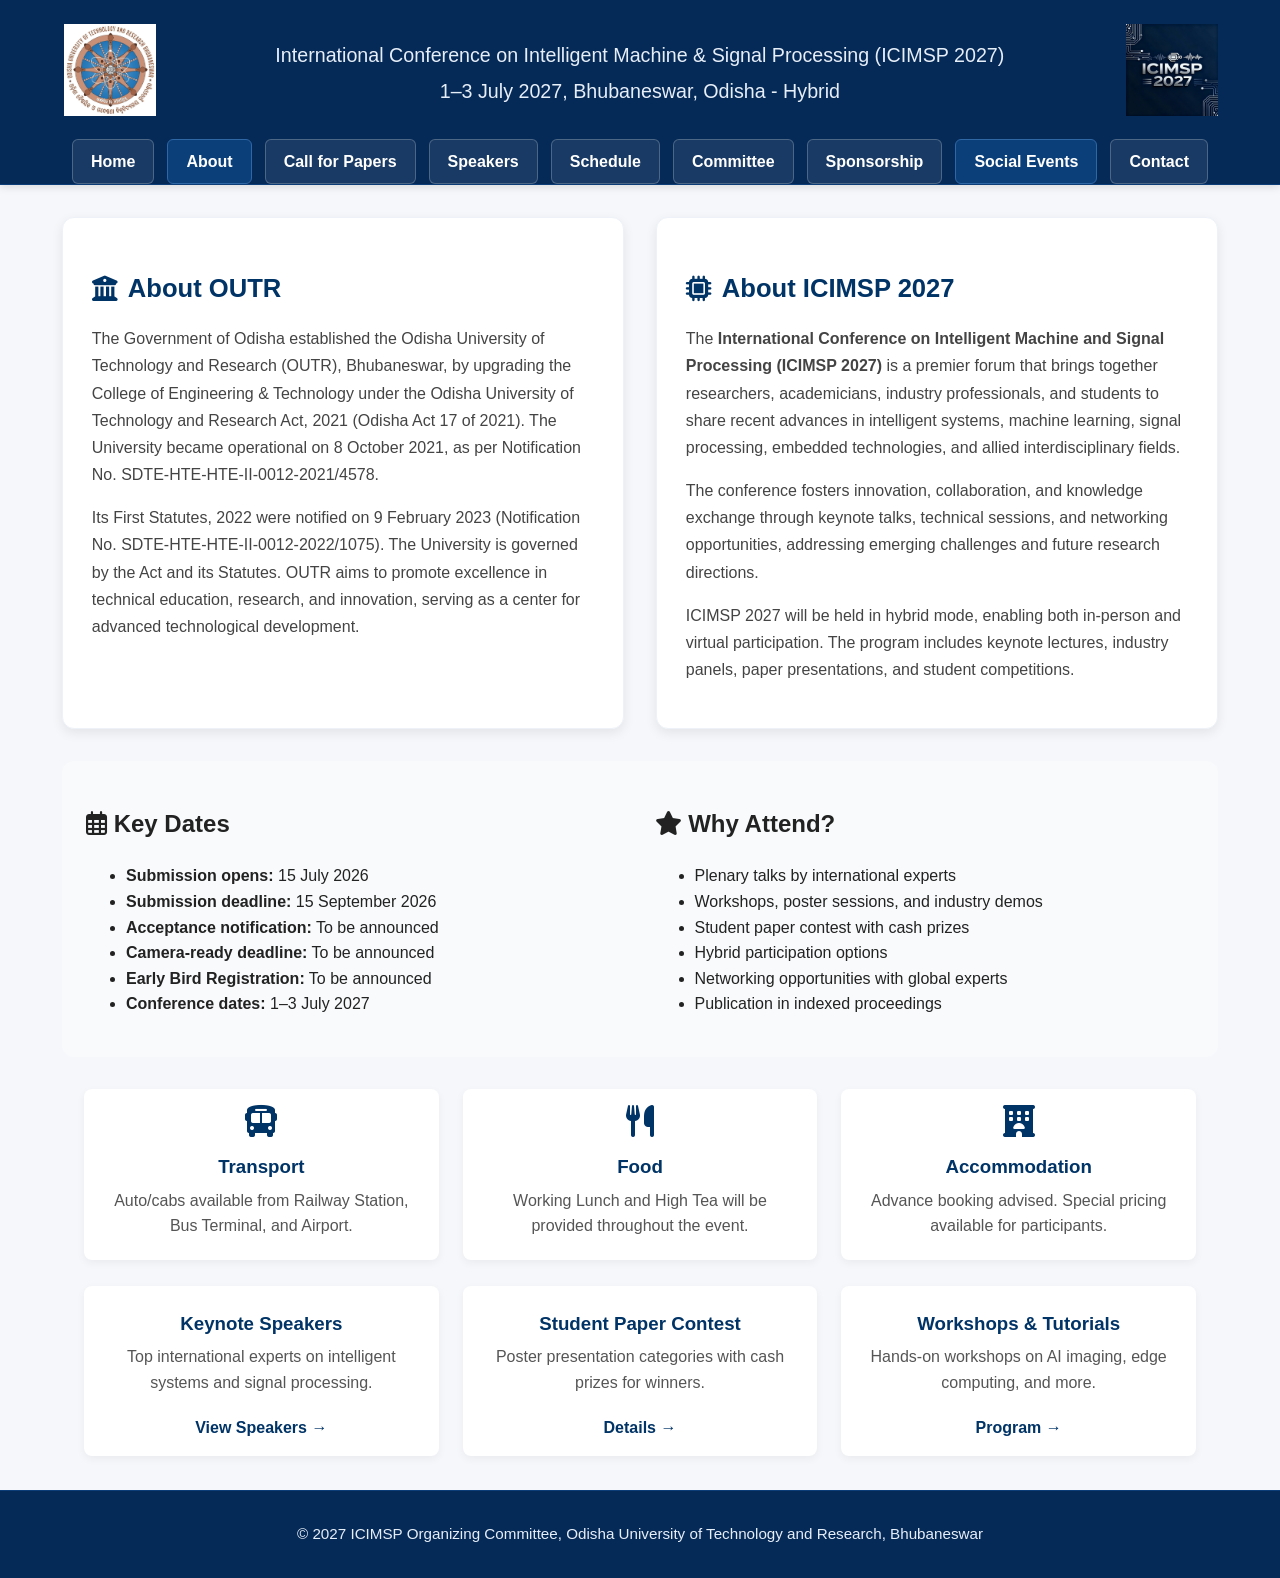
<file: about.html>
<!DOCTYPE html>
<html lang="en">
<head>
<meta charset="utf-8" />
<meta name="viewport" content="width=device-width, initial-scale=1" />
<title>About & Registration - ICIMSP 2027</title>
<link rel="stylesheet" href="css/main.css" />
<link rel="stylesheet" href="https://cdnjs.cloudflare.com/ajax/libs/font-awesome/6.5.0/css/all.min.css" />
<style>
  /* About page specific styles */
  .about-grid {
    display: grid;
    grid-template-columns: 1fr 1fr;
    gap: 2rem;
    margin: 2rem 0;
  }
  
  .about-card {
    background: #fff;
    border-radius: 12px;
    padding: 1.8rem;
    box-shadow: 0 4px 12px rgba(0,0,0,0.08);
    border: 1px solid #eef2f8;
  }
  
  .about-card h2 {
    color: #003366;
    font-size: 1.6rem;
    margin-bottom: 1rem;
    display: flex;
    align-items: center;
    gap: 10px;
  }
  
  .about-card p {
    line-height: 1.7;
    color: #444;
    margin-bottom: 1rem;
  }
  
  .section-title {
    font-size: 1.8rem;
    color: #003366;
    border-bottom: 3px solid #ff8c42;
    display: inline-block;
    margin-bottom: 1.5rem;
    padding-bottom: 0.5rem;
  }
  
  .reg-table-wrapper {
    overflow-x: auto;
    margin: 1.5rem 0;
  }
  
  .reg-table {
    width: 100%;
    border-collapse: collapse;
    background: #fff;
    border-radius: 8px;
    overflow: hidden;
    box-shadow: 0 2px 8px rgba(0,0,0,0.05);
  }
  
  .reg-table th,
  .reg-table td {
    border: 1px solid #ddd;
    padding: 12px 10px;
    text-align: center;
    vertical-align: middle;
  }
  
  .reg-table th {
    background: #003366;
    color: #fff;
    font-weight: 600;
  }
  
  .reg-table tr:nth-child(even) {
    background: #f9fafc;
  }
  
  .reg-note {
    font-size: 0.85rem;
    background: #eef2fa;
    padding: 10px 15px;
    border-radius: 6px;
    margin-top: 8px;
  }
  
  .process-steps {
    display: flex;
    flex-wrap: wrap;
    gap: 2rem;
    margin: 1.5rem 0;
    background: #f0f4fa;
    padding: 1.5rem;
    border-radius: 12px;
  }
  
  .process-step {
    flex: 1;
    min-width: 200px;
    display: flex;
    align-items: center;
    gap: 12px;
  }
  
  .process-step .step-icon {
    background: #003366;
    color: #fff;
    width: 42px;
    height: 42px;
    border-radius: 50%;
    display: inline-flex;
    align-items: center;
    justify-content: center;
    font-weight: bold;
    font-size: 1.2rem;
    flex-shrink: 0;
  }
  
  .inclusion-grid {
    display: grid;
    grid-template-columns: repeat(auto-fill, minmax(240px, 1fr));
    gap: 12px;
    background: #fff;
    padding: 1.5rem;
    border-radius: 12px;
    border: 1px solid #e2edf2;
    margin: 1rem 0;
  }
  
  .inclusion-item {
    display: flex;
    align-items: center;
    gap: 10px;
    font-size: 0.95rem;
  }
  
  .inclusion-item i {
    color: #1f7b4d;
    width: 20px;
  }
  
  .policy-list {
    background: #fefaf5;
    padding: 1.2rem 2rem;
    border-radius: 12px;
    border-left: 4px solid #ff8c42;
    margin: 1rem 0;
  }
  
  .policy-list li {
    margin-bottom: 0.75rem;
    line-height: 1.5;
  }
  
  .reg-cta {
    background: linear-gradient(135deg, #eef5ff 0%, #ffffff 100%);
    padding: 1.5rem;
    border-radius: 12px;
    margin: 2rem 0;
    text-align: center;
    border: 1px solid #d0e0f0;
  }
  
  .reg-button {
    background: #ff6b00;
    color: #fff;
    padding: 12px 28px;
    border-radius: 40px;
    text-decoration: none;
    font-weight: bold;
    display: inline-block;
    margin-top: 12px;
    transition: background 0.2s;
  }
  
  .reg-button:hover {
    background: #e05a00;
  }
  
  .key-dates-section {
    background: #f8fafc;
    border-radius: 12px;
    padding: 1.5rem;
    margin: 2rem 0;
  }
  
  @media (max-width: 800px) {
    .about-grid {
      grid-template-columns: 1fr;
      gap: 1.5rem;
    }
    .process-steps {
      flex-direction: column;
      gap: 1rem;
    }
    .process-step {
      min-width: auto;
    }
    .inclusion-grid {
      grid-template-columns: 1fr;
    }
  }
</style>
</head>
<body>
<header>
  <div class="header-inner">
    <div class="logo-left">
      <a href="index.html" aria-label="OUTR home">
        <img src="images/outr-logo.png" alt="OUTR Logo" class="logo-large" />
      </a>
    </div>
    <div class="header-center">
      <p>International Conference on Intelligent Machine & Signal Processing (ICIMSP 2027)</p>
      <p>1–3 July 2027, Bhubaneswar, Odisha - Hybrid</p>
    </div>
    <div class="logo-right">
      <a href="index.html" aria-label="ICIMSP 2027 home">
        <img src="images/ICIMSP.png" alt="ICIMSP 2027 Logo" class="logo-large" />
      </a>
    </div>
  </div>
  <nav aria-label="Main navigation">
    <ul class="main-nav">
      <li><a href="index.html">Home</a></li>
      <li><a href="about.html" class="active">About</a></li>
      <li><a href="call-for-papers.html">Call for Papers</a></li>
      <li><a href="speakers.html">Speakers</a></li>
      <li><a href="schedule.html">Schedule</a></li>
      <li><a href="committee.html">Committee</a></li>
      <li><a href="sponsorship.html">Sponsorship</a></li>
      <li><a href="social-events.html" class="active">Social Events</a></li>
      <li><a href="contact.html">Contact</a></li>
    </ul>
  </nav>
</header>

<main>
  <div class="container">
    <!-- About Section -->
    <div class="about-grid">
      <div class="about-card">
        <h2><i class="fas fa-university"></i> About OUTR</h2>


<p>The Government of Odisha established the Odisha University of Technology and Research (OUTR), Bhubaneswar, by upgrading the College of Engineering & Technology under the Odisha University of Technology and Research Act, 2021 (Odisha Act 17 of 2021). The University became operational on 8 October 2021, as per Notification No. SDTE-HTE-HTE-II-0012-2021/4578. 
<p> Its First Statutes, 2022 were notified on 9 February 2023 (Notification No. SDTE-HTE-HTE-II-0012-2022/1075). The University is governed by the Act and its Statutes. OUTR aims to promote excellence in technical education, research, and innovation, serving as a center for advanced technological development.<p>
       
      </div>
      <div class="about-card">
        <h2><i class="fas fa-microchip"></i> About ICIMSP 2027</h2>
        <p>The <strong>International Conference on Intelligent Machine and Signal Processing (ICIMSP 2027)</strong> is a premier forum that brings together researchers, academicians, industry professionals, and students to share recent advances in intelligent systems, machine learning, signal processing, embedded technologies, and allied interdisciplinary fields.</p>
        <p>The conference fosters innovation, collaboration, and knowledge exchange through keynote talks, technical sessions, and networking opportunities, addressing emerging challenges and future research directions.</p>
        <p>ICIMSP 2027 will be held in hybrid mode, enabling both in-person and virtual participation. The program includes keynote lectures, industry panels, paper presentations, and student competitions.</p>
      </div>
    </div>

    <!-- Key Dates Section -->
    <div class="key-dates-section">
      <div class="grid-two-columns">
        <div>
          <h2><i class="far fa-calendar-alt"></i> Key Dates</h2>
          <ul>
            <li><strong>Submission opens:</strong> 15 July 2026</li>
            <li><strong>Submission deadline:</strong> 15 September 2026</li>
            <li><strong>Acceptance notification:</strong> To be announced</li>
            <li><strong>Camera-ready deadline:</strong> To be announced</li>
            <li><strong>Early Bird Registration:</strong> To be announced</li>

            <li><strong>Conference dates:</strong> 1–3 July 2027</li>
          </ul>
        </div>
        <div>
          <h2><i class="fas fa-star"></i> Why Attend?</h2>
          <ul>
            <li>Plenary talks by international experts</li>
            <li>Workshops, poster sessions, and industry demos</li>
            <li>Student paper contest with cash prizes</li>
            <li>Hybrid participation options</li>
            <li>Networking opportunities with global experts</li>
            <li>Publication in indexed proceedings</li>
          </ul>
        </div>
      </div>
    </div>


  <!-- Venue Information -->
  <section class="venue-info" aria-label="Visitor information and venue">
    <div class="container">
      <div class="grid-three-cards">
        <article class="info-card">
          <i class="fas fa-bus"></i>
          <h3>Transport</h3>
          <p>Auto/cabs available from Railway Station, Bus Terminal, and Airport.</p>
        </article>
        <article class="info-card">
          <i class="fas fa-utensils"></i>
          <h3>Food</h3>
          <p>Working Lunch and High Tea will be provided throughout the event.</p>
        </article>
        <article class="info-card">
          <i class="fas fa-hotel"></i>
          <h3>Accommodation</h3>
          <p>Advance booking advised. Special pricing available for participants.</p>
        </article>
      </div>
    </div>
  </section>

  <!-- Featured Highlights -->
  <section class="featured" aria-label="Featured highlights">
    <div class="container">
      <div class="grid-three-cards">
        <article class="card">
          <h3>Keynote Speakers</h3>
          <p>Top international experts on intelligent systems and signal processing.</p>
          <a href="speakers.html">View Speakers →</a>
        </article>
        <article class="card">
          <h3>Student Paper Contest</h3>
          <p>Poster presentation categories with cash prizes for winners.</p>
          <a href="call-for-papers.html">Details →</a>
        </article>
        <article class="card">
          <h3>Workshops &amp; Tutorials</h3>
          <p>Hands-on workshops on AI imaging, edge computing, and more.</p>
          <a href="schedule.html">Program →</a>
        </article>
      </div>
    </div>
  </section>
</main>

<footer>
  <p>&copy; 2027 ICIMSP Organizing Committee, Odisha University of Technology and Research, Bhubaneswar</p>
</footer>
</body>
</html>
</file>
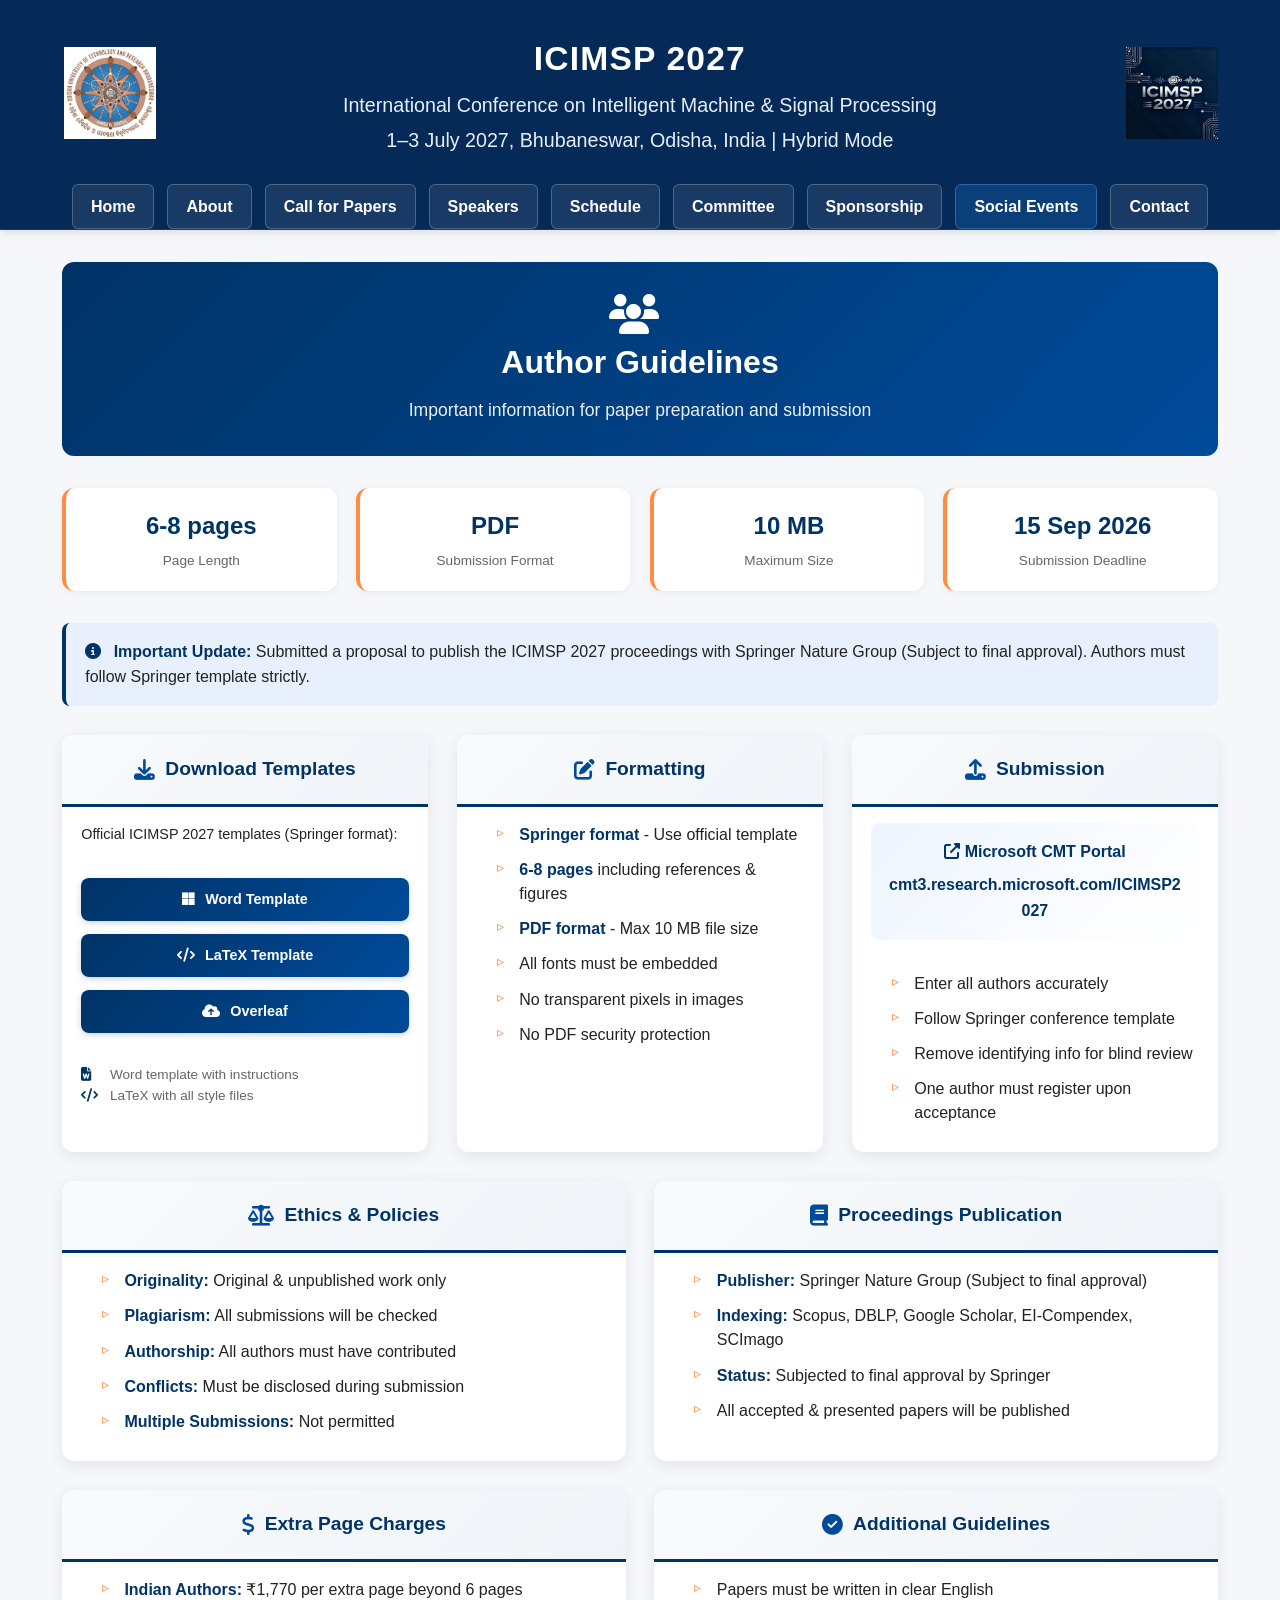
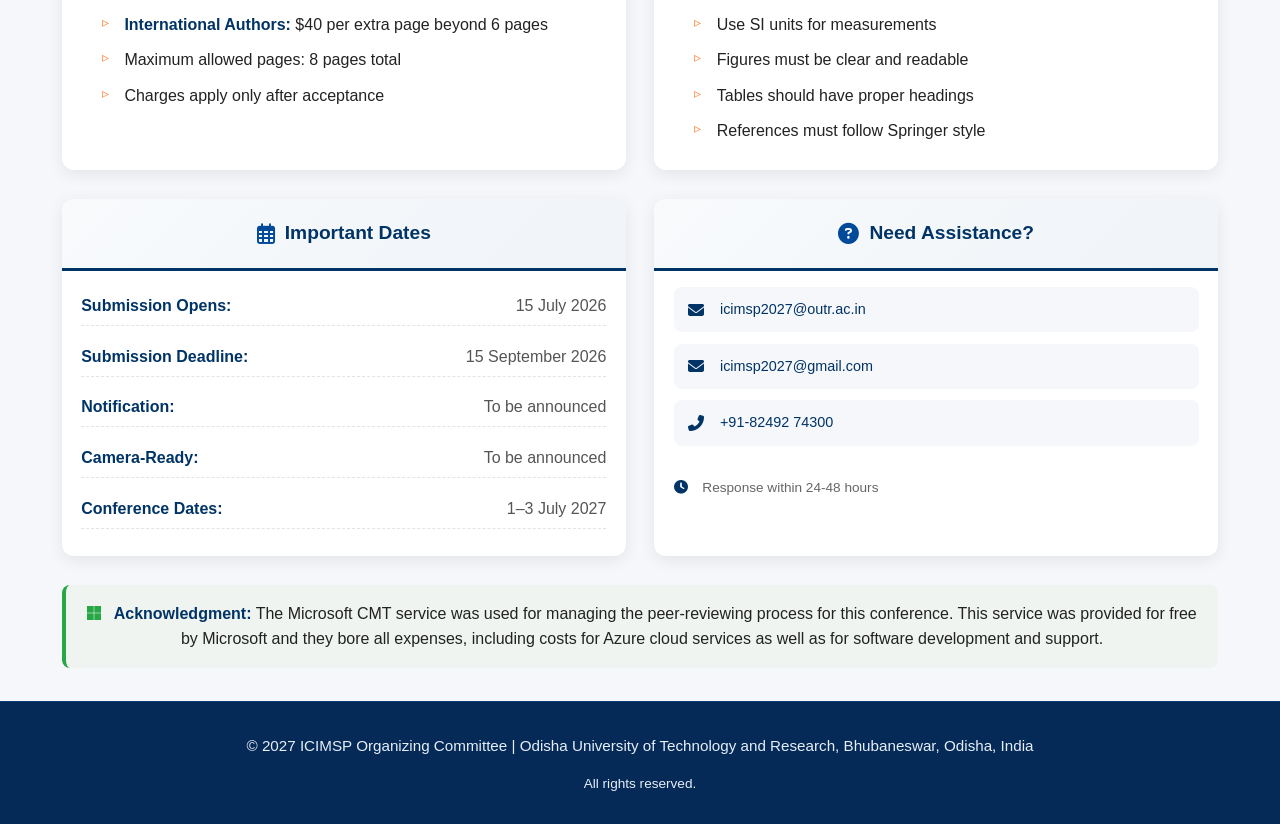
<file: author-guidelines.html>
<!DOCTYPE html>
<html lang="en">
<head>
<meta charset="utf-8" />
<meta name="viewport" content="width=device-width, initial-scale=1" />
<title>Author Guidelines - ICIMSP 2027</title>
<link rel="stylesheet" href="css/main.css" />
<link rel="stylesheet" href="https://cdnjs.cloudflare.com/ajax/libs/font-awesome/6.5.0/css/all.min.css" />
<style>
  /* Page specific styles - complements main.css */
  
  /* Hero section */
  .guidelines-hero {
    background: linear-gradient(135deg, #003366, #004a99);
    color: #fff;
    padding: 2rem 2rem;
    border-radius: 12px;
    text-align: center;
    margin: 2rem 0;
  }
  .guidelines-hero h1 { 
    margin: 0 0 0.5rem; 
    font-size: 2rem;
    font-weight: 700;
    text-align: center;
  }
  .guidelines-hero p { 
    margin: 0; 
    opacity: 0.92;
    font-size: 1.1rem;
    text-align: center;
  }
  .guidelines-hero i {
    margin-right: 12px;
  }
  
  /* Grid layouts - 2 and 3 columns */
  .grid-2cols {
    display: grid;
    grid-template-columns: repeat(2, 1fr);
    gap: 1.8rem;
    margin-bottom: 1.8rem;
  }
  
  .grid-3cols {
    display: grid;
    grid-template-columns: repeat(3, 1fr);
    gap: 1.8rem;
    margin-bottom: 1.8rem;
  }
  
  /* Card styling matching template page */
  .guidelines-card {
    background: #fff;
    border-radius: 12px;
    box-shadow: 0 4px 16px rgba(0,0,0,0.08);
    transition: transform 0.2s, box-shadow 0.2s;
    overflow: hidden;
    height: 100%;
    display: flex;
    flex-direction: column;
  }
  .guidelines-card:hover {
    box-shadow: 0 8px 24px rgba(0,0,0,0.12);
    transform: translateY(-2px);
  }
  
  .guidelines-card h2 {
    background: linear-gradient(135deg, #f8fafc, #f0f4f8);
    margin: 0;
    padding: 1.2rem 1.2rem;
    color: #003366;
    font-size: 1.2rem;
    display: flex;
    align-items: center;
    justify-content: center;
    gap: 10px;
    font-weight: 700;
    border-bottom: 3px solid #003366;
    text-align: center;
  }
  .guidelines-card h2 i {
    color: #004a99;
    font-size: 1.3rem;
  }
  
  .guidelines-card ul,
  .guidelines-card > p {
    padding: 0 1.2rem;
    margin: 1rem 0;
  }
  
  .guidelines-card ul {
    padding-left: 2.5rem;
    list-style: none;
    flex: 1;
  }
  
  .guidelines-card ul li {
    margin-bottom: 0.7rem;
    padding-left: 1.4rem;
    position: relative;
    line-height: 1.5;
    text-align: left;
  }
  
  .guidelines-card ul li::before {
    content: "▹";
    position: absolute;
    left: 0;
    color: #ff8c42;
    font-size: 0.85rem;
  }
  
  .guidelines-card ul li strong {
    color: #003366;
  }
  
  .guidelines-card > p {
    text-align: left;
  }
  
  /* Full width card for special content */
  .full-width-card {
    grid-column: 1 / -1;
  }
  
  /* Quick reference boxes */
  .quick-ref {
    display: grid;
    grid-template-columns: repeat(4, 1fr);
    gap: 1.2rem;
    margin-bottom: 2rem;
  }
  .ref-box {
    background: #fff;
    border-radius: 12px;
    padding: 1.2rem;
    text-align: center;
    border-left: 4px solid #ff8c42;
    box-shadow: 0 2px 8px rgba(0,0,0,0.05);
    transition: transform 0.2s, box-shadow 0.2s;
  }
  .ref-box:hover {
    transform: translateY(-2px);
    box-shadow: 0 4px 12px rgba(0,0,0,0.1);
  }
  .ref-box .value { 
    font-size: 1.5rem; 
    font-weight: 700; 
    color: #003366; 
  }
  .ref-box .label { 
    font-size: 0.85rem; 
    color: #666;
    margin-top: 0.25rem;
  }
  
  /* Template links inside card */
  .template-links {
    display: flex;
    flex-direction: column;
    gap: 0.8rem;
    margin: 1rem 1.2rem 1.2rem 1.2rem;
  }
  .template-btn {
    background: linear-gradient(135deg, #003366, #004a99);
    color: #fff;
    padding: 10px 20px;
    border-radius: 8px;
    text-decoration: none;
    display: flex;
    align-items: center;
    justify-content: center;
    gap: 10px;
    font-weight: 600;
    font-size: 0.9rem;
    transition: all 0.2s ease;
    box-shadow: 0 2px 6px rgba(0,51,102,0.2);
  }
  .template-btn:hover { 
    background: linear-gradient(135deg, #004a99, #0055aa);
    transform: translateY(-2px);
    box-shadow: 0 4px 12px rgba(0,51,102,0.3);
    color: #fff;
  }
  
  /* Alert and info boxes */
  .info-highlight {
    background: #e8f0fe;
    border-left: 4px solid #003366;
    padding: 1rem 1.2rem;
    margin-bottom: 1.8rem;
    border-radius: 8px;
    text-align: left;
  }
  .info-highlight i {
    color: #003366;
    margin-right: 8px;
  }
  .info-highlight strong {
    color: #003366;
  }
  
  .submission-box {
    background: linear-gradient(135deg, #eef5ff 0%, #fff 100%);
    padding: 1rem;
    border-radius: 8px;
    text-align: center;
    margin: 1rem 1.2rem;
  }
  .submission-box strong {
    color: #003366;
    display: block;
    margin-bottom: 0.5rem;
  }
  .submission-box a {
    color: #003366;
    font-weight: bold;
    text-decoration: none;
    word-break: break-all;
  }
  .submission-box a:hover {
    text-decoration: underline;
  }
  
  .ack-box {
    background: #f0f4f0;
    padding: 1rem 1.2rem;
    border-radius: 8px;
    text-align: center;
    margin-top: 1rem;
    border-left: 4px solid #28a745;
  }
  .ack-box i {
    color: #28a745;
    margin-right: 8px;
  }
  .ack-box strong {
    color: #003366;
  }
  
  /* Contact info styling */
  .contact-info {
    display: flex;
    flex-direction: column;
    gap: 0.7rem;
    margin: 1rem 1.2rem 1.2rem 1.2rem;
    text-align: left;
  }
  .contact-email {
    display: flex;
    align-items: center;
    gap: 10px;
    padding: 0.7rem 0.9rem;
    background: #f5f7fa;
    border-radius: 8px;
    transition: background 0.2s;
    text-align: left;
  }
  .contact-email:hover {
    background: #eef2f6;
  }
  .contact-email i {
    color: #003366;
    font-size: 1rem;
    width: 22px;
  }
  .contact-email a {
    color: #003366;
    text-decoration: none;
    font-weight: 500;
    font-size: 0.9rem;
  }
  .contact-email a:hover {
    text-decoration: underline;
  }
  .contact-email span {
    color: #003366;
    font-weight: 500;
    font-size: 0.9rem;
  }
  
  /* Template info paragraph */
  .template-info {
    margin: 0 1.2rem 1.2rem 1.2rem;
    font-size: 0.85rem;
    color: #666;
    text-align: left;
    line-height: 1.5;
  }
  .template-info i {
    color: #003366;
    width: 20px;
    margin-right: 5px;
  }
  
  /* Date styling */
  .date-item {
    display: flex;
    justify-content: space-between;
    align-items: baseline;
    margin-bottom: 0.7rem;
    padding: 0.4rem 0;
    border-bottom: 1px dashed #e0e4e8;
  }
  .date-label {
    font-weight: 700;
    color: #003366;
  }
  .date-value {
    color: #555;
  }
  
  /* Responsive */
  @media (max-width: 1100px) {
    .grid-3cols {
      grid-template-columns: repeat(2, 1fr);
    }
  }
  
  @media (max-width: 900px) {
    .quick-ref {
      grid-template-columns: repeat(2, 1fr);
    }
    .grid-2cols,
    .grid-3cols {
      grid-template-columns: 1fr;
      gap: 1.2rem;
    }
    .guidelines-hero h1 {
      font-size: 1.5rem;
    }
  }
  
  @media (max-width: 600px) {
    .quick-ref {
      grid-template-columns: 1fr;
    }
    .guidelines-card h2 {
      font-size: 1rem;
      padding: 1rem;
    }
    .guidelines-card ul {
      padding-left: 1.5rem;
      padding-right: 1rem;
    }
    .date-item {
      flex-direction: column;
      gap: 0.3rem;
    }
  }
</style>
</head>
<body>
<header>
  <div class="header-inner">
    <div class="logo-left">
      <a href="index.html"><img src="images/outr-logo.png" alt="OUTR Logo" class="logo-large" /></a>
    </div>
    <div class="header-center">
      <h1>ICIMSP 2027</h1>
      <p>International Conference on Intelligent Machine & Signal Processing</p>
      <p>1–3 July 2027, Bhubaneswar, Odisha, India | Hybrid Mode</p>
    </div>
    <div class="logo-right">
      <a href="index.html"><img src="images/ICIMSP.png" alt="ICIMSP 2027 Logo" class="logo-large" /></a>
    </div>
  </div>
  <nav aria-label="Main navigation">
    <ul class="main-nav">
      <li><a href="index.html">Home</a></li>
      <li><a href="about.html">About</a></li>
      <li><a href="call-for-papers.html">Call for Papers</a></li>
      <li><a href="speakers.html">Speakers</a></li>
      <li><a href="schedule.html">Schedule</a></li>
      <li><a href="committee.html">Committee</a></li>
      <li><a href="sponsorship.html">Sponsorship</a></li>
      <li><a href="social-events.html" class="active">Social Events</a></li>
      <li><a href="contact.html">Contact</a></li>
    </ul>
  </nav>
</header>

<main>
  <div class="container">
    <!-- Hero Section -->
    <div class="guidelines-hero">
      <i class="fas fa-users" style="font-size: 2.5rem;"></i>
      <h1>Author Guidelines</h1>
      <p>Important information for paper preparation and submission</p>
    </div>
    
    <!-- Quick Reference - 4 column grid -->
    <div class="quick-ref">
      <div class="ref-box">
        <div class="value">6-8 pages</div>
        <div class="label">Page Length</div>
      </div>
      <div class="ref-box">
        <div class="value">PDF</div>
        <div class="label">Submission Format</div>
      </div>
      <div class="ref-box">
        <div class="value">10 MB</div>
        <div class="label">Maximum Size</div>
      </div>
      <div class="ref-box">
        <div class="value">15 Sep 2026</div>
        <div class="label">Submission Deadline</div>
      </div>
    </div>

    <!-- Important Update Notice - Full Width -->
    <div class="info-highlight">
      <i class="fas fa-info-circle"></i>
      <strong>Important Update:</strong> Submitted a proposal to publish the ICIMSP 2027 proceedings with Springer Nature Group (Subject to final approval). Authors must follow Springer template strictly.
    </div>

    <!-- 3 Column Grid for Templates, Formatting, Submission -->
    <div class="grid-3cols">
      <!-- Templates Card -->
      <div class="guidelines-card">
        <h2><i class="fas fa-download"></i> Download Templates</h2>
        <p style="text-align: left; font-size: 0.9rem;">Official ICIMSP 2027 templates (Springer format):</p>
        <div class="template-links">
          <a href="Microsoft_Word_ICIMSP_2027.zip" class="template-btn" download>
            <i class="fab fa-microsoft"></i> Word Template
          </a>
          <a href="LaTeX2e_ICIMSP_2027.zip" class="template-btn" download>
            <i class="fas fa-code"></i> LaTeX Template
          </a>
          <a href="https://www.overleaf.com/latex/templates/springer-lecture-notes-in-computer-science/kzwwpvhwnvfj#.WuA4JS5uZpi" target="_blank" class="template-btn">
            <i class="fas fa-cloud-upload-alt"></i> Overleaf
          </a>
        </div>
        <div class="template-info">
          <p><i class="fas fa-file-word"></i> Word template with instructions<br>
          <i class="fas fa-code"></i> LaTeX with all style files</p>
        </div>
      </div>

      <!-- Formatting Requirements Card -->
      <div class="guidelines-card">
        <h2><i class="fas fa-edit"></i> Formatting</h2>
        <ul>
          <li><strong>Springer format</strong> - Use official template</li>
          <li><strong>6-8 pages</strong> including references & figures</li>
          <li><strong>PDF format</strong> - Max 10 MB file size</li>
          <li>All fonts must be embedded</li>
          <li>No transparent pixels in images</li>
          <li>No PDF security protection</li>
        </ul>
      </div>

      <!-- Submission Process Card -->
      <div class="guidelines-card">
        <h2><i class="fas fa-upload"></i> Submission</h2>
        <div class="submission-box">
          <strong><i class="fas fa-external-link-alt"></i> Microsoft CMT Portal</strong>
          <a href="https://cmt3.research.microsoft.com/ICIMSP2027" target="_blank">cmt3.research.microsoft.com/ICIMSP2027</a>
        </div>
        <ul>
          <li>Enter all authors accurately</li>
          <li>Follow Springer conference template</li>
          <li>Remove identifying info for blind review</li>
          <li>One author must register upon acceptance</li>
        </ul>
      </div>
    </div>

    <!-- 2 Column Grid for Ethics and Publication -->
    <div class="grid-2cols">
      <!-- Ethics & Policies Card -->
      <div class="guidelines-card">
        <h2><i class="fas fa-balance-scale"></i> Ethics & Policies</h2>
        <ul>
          <li><strong>Originality:</strong> Original & unpublished work only</li>
          <li><strong>Plagiarism:</strong> All submissions will be checked</li>
          <li><strong>Authorship:</strong> All authors must have contributed</li>
          <li><strong>Conflicts:</strong> Must be disclosed during submission</li>
          <li><strong>Multiple Submissions:</strong> Not permitted</li>
        </ul>
      </div>

      <!-- Proceedings Publication Card -->
      <div class="guidelines-card">
        <h2><i class="fas fa-book"></i> Proceedings Publication</h2>
        <ul>
          <li><strong>Publisher:</strong> Springer Nature Group (Subject to final approval)</li>
          <li><strong>Indexing:</strong> Scopus, DBLP, Google Scholar, EI-Compendex, SCImago</li>
          <li><strong>Status:</strong> Subjected to final approval by Springer</li>
          <li>All accepted & presented papers will be published</li>
        </ul>
      </div>
    </div>

    
    <!-- Extra Page Charges Card - Full Width -->
    <div class="grid-2cols">
      <div class="guidelines-card">
        <h2><i class="fas fa-dollar-sign"></i> Extra Page Charges</h2>
        <ul>
          <li><strong>Indian Authors:</strong> ₹1,770 per extra page beyond 6 pages</li>
          <li><strong>International Authors:</strong> $40 per extra page beyond 6 pages</li>
          <li>Maximum allowed pages: 8 pages total</li>
          <li>Charges apply only after acceptance</li>
        </ul>
      </div>
      
      <!-- Additional Guidelines Card -->
      <div class="guidelines-card">
        <h2><i class="fas fa-check-circle"></i> Additional Guidelines</h2>
        <ul>
          <li>Papers must be written in clear English</li>
          <li>Use SI units for measurements</li>
          <li>Figures must be clear and readable</li>
          <li>Tables should have proper headings</li>
          <li>References must follow Springer style</li>
        </ul>
      </div>
    </div>

<!-- 2 Column Grid for Dates and Help -->
    <div class="grid-2cols">
      <!-- Important Dates Card -->
      <div class="guidelines-card">
        <h2><i class="far fa-calendar-alt"></i> Important Dates</h2>
        <div style="padding: 1rem 1.2rem;">
          <div class="date-item">
            <span class="date-label">Submission Opens:</span>
            <span class="date-value">15 July 2026</span>
          </div>
          <div class="date-item">
            <span class="date-label">Submission Deadline:</span>
            <span class="date-value">15 September 2026</span>
          </div>
          <div class="date-item">
            <span class="date-label">Notification:</span>
            <span class="date-value">To be announced</span>
          </div>
          <div class="date-item">
            <span class="date-label">Camera-Ready:</span>
            <span class="date-value">To be announced</span>
          </div>
          <div class="date-item">
            <span class="date-label">Conference Dates:</span>
            <span class="date-value">1–3 July 2027</span>
          </div>
        </div>
      </div>

      <!-- Need Help Card -->
      <div class="guidelines-card">
        <h2><i class="fas fa-question-circle"></i> Need Assistance?</h2>
        <div class="contact-info">
          <div class="contact-email">
            <i class="fas fa-envelope"></i>
            <a href="mailto:icimsp2027@outr.ac.in">icimsp2027@outr.ac.in</a>
          </div>
          <div class="contact-email">
            <i class="fas fa-envelope"></i>
            <a href="mailto:icimsp2027@gmail.com">icimsp2027@gmail.com</a>
          </div>
          <div class="contact-email">
            <i class="fas fa-phone-alt"></i>
            <span>+91-82492 74300</span>
          </div>
        </div>
        <div class="template-info" style="margin-top: 0;">
          <p><i class="fas fa-clock"></i> Response within 24-48 hours</p>
        </div>
      </div>
    </div>

    <!-- Acknowledgment Box - Full Width -->
    <div class="ack-box">
      <i class="fab fa-microsoft"></i> 
      <strong>Acknowledgment:</strong> The Microsoft CMT service was used for managing the peer-reviewing process for this conference. This service was provided for free by Microsoft and they bore all expenses, including costs for Azure cloud services as well as for software development and support.
    </div>
  </div>
</main>

<footer>
  <div class="container">
    <p>&copy; 2027 ICIMSP Organizing Committee | Odisha University of Technology and Research, Bhubaneswar, Odisha, India</p>
    <p style="font-size: 0.85rem; margin-top: 0.5rem;">All rights reserved.</p>
  </div>
</footer>
</body>
</html>
</file>
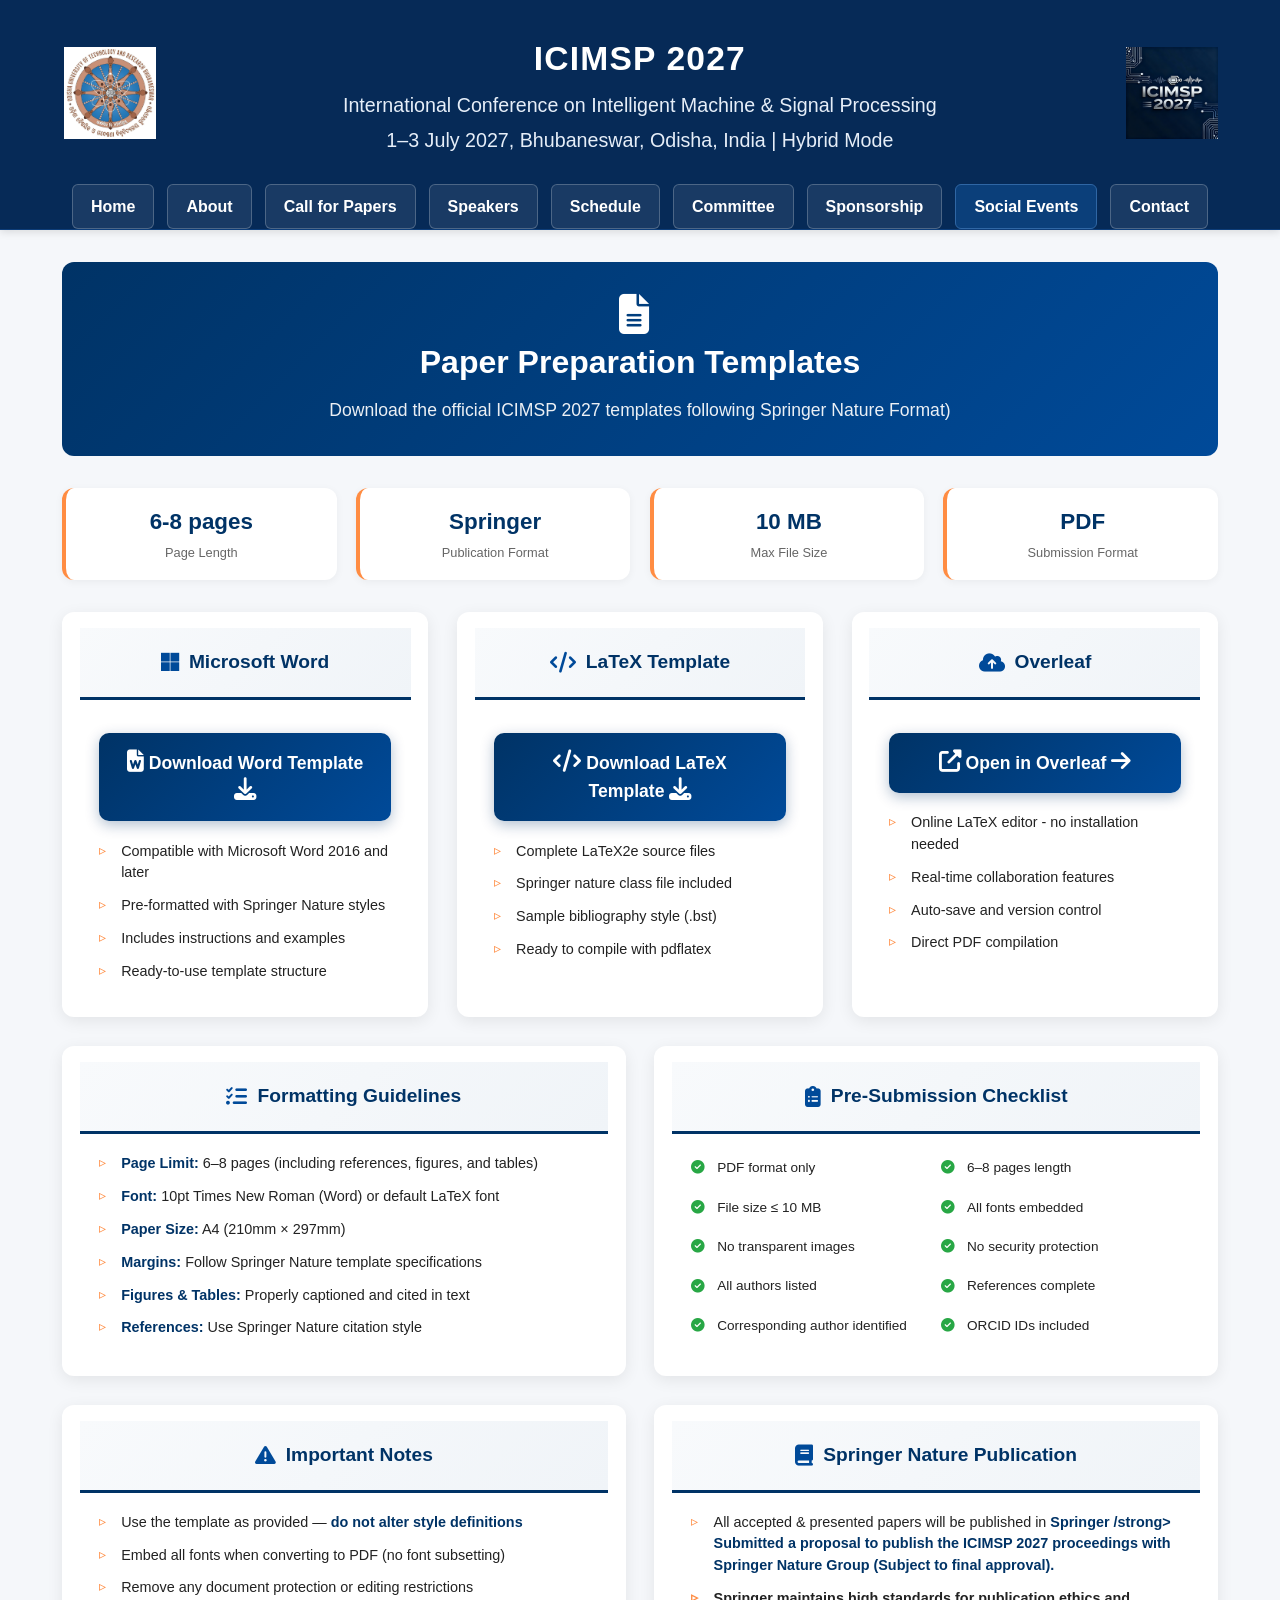
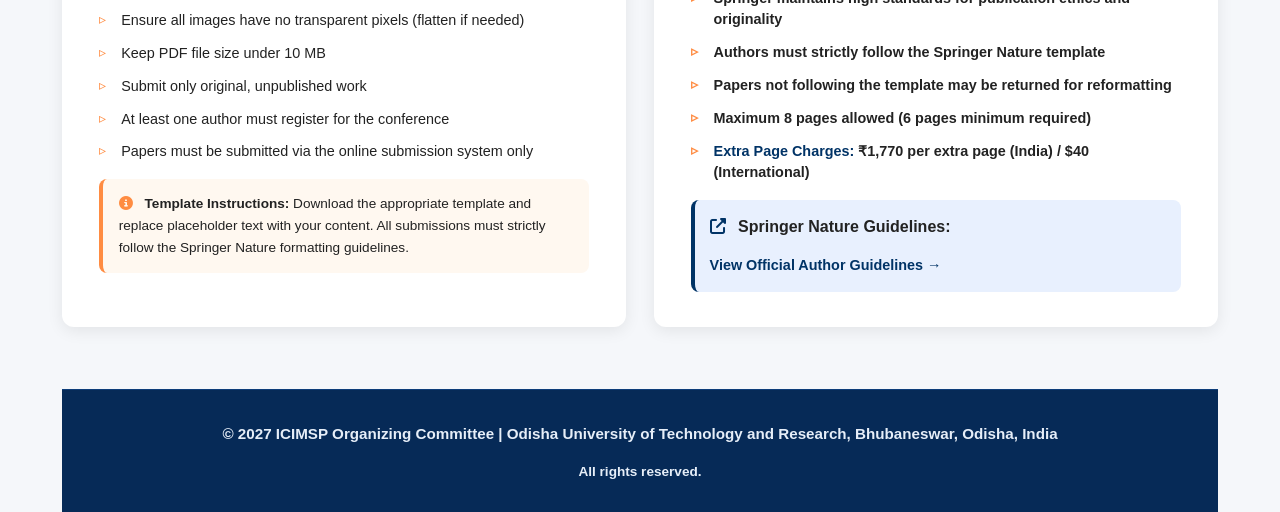
<file: author_template.html>
<!DOCTYPE html>
<html lang="en">
<head>
<meta charset="utf-8" />
<meta name="viewport" content="width=device-width, initial-scale=1" />
<title>Paper Templates - ICIMSP 2027</title>
<link rel="stylesheet" href="css/main.css" />
<link rel="stylesheet" href="https://cdnjs.cloudflare.com/ajax/libs/font-awesome/6.5.0/css/all.min.css" />
<style>
  /* Page specific styles - complements main.css */
  
  /* Hero section */
  .template-hero {
    background: linear-gradient(135deg, #003366, #004a99);
    color: #fff;
    padding: 2rem 2rem;
    border-radius: 12px;
    text-align: center;
    margin: 2rem 0;
  }
  .template-hero h1 { 
    margin: 0 0 0.5rem; 
    font-size: 2rem;
    font-weight: 700;
    text-align: center;
  }
  .template-hero p { 
    margin: 0; 
    opacity: 0.92;
    font-size: 1.1rem;
    text-align: center;
  }
  .template-hero i {
    margin-right: 12px;
  }
  
  /* Grid layouts - 2 and 3 columns */
  .grid-2cols {
    display: grid;
    grid-template-columns: repeat(2, 1fr);
    gap: 1.8rem;
    margin-bottom: 1.8rem;
  }
  
  .grid-3cols {
    display: grid;
    grid-template-columns: repeat(3, 1fr);
    gap: 1.8rem;
    margin-bottom: 1.8rem;
  }
  
  /* Card styling */
  .card {
    background: #fff;
    border-radius: 12px;
    box-shadow: 0 4px 16px rgba(0,0,0,0.08);
    transition: transform 0.2s, box-shadow 0.2s;
    overflow: hidden;
    height: 100%;
    display: flex;
    flex-direction: column;
  }
  .card:hover {
    box-shadow: 0 8px 24px rgba(0,0,0,0.12);
    transform: translateY(-2px);
  }
  
  .card-header {
    background: linear-gradient(135deg, #f8fafc, #f0f4f8);
    padding: 1.2rem 1.2rem;
    border-bottom: 3px solid #003366;
    text-align: center;
  }
  .card-header h2 {
    margin: 0;
    color: #003366;
    font-size: 1.2rem;
    display: flex;
    align-items: center;
    justify-content: center;
    gap: 10px;
    font-weight: 700;
    text-align: center;
  }
  .card-header h2 i {
    color: #004a99;
    font-size: 1.3rem;
  }
  
  .card-body { 
    padding: 1.2rem;
    text-align: left;
    flex: 1;
  }
  
  /* Primary Download Button */
  .btn-download-primary {
    background: linear-gradient(135deg, #003366, #004a99);
    color: #ffffff !important;
    padding: 16px 24px;
    border-radius: 10px;
    text-decoration: none;
    display: flex;
    align-items: center;
    justify-content: center;
    gap: 12px;
    font-weight: 700;
    font-size: 1.1rem;
    transition: all 0.3s ease;
    width: 100%;
    border: none;
    cursor: pointer;
    margin-bottom: 1.2rem;
    box-shadow: 0 4px 14px rgba(0,51,102,0.3);
    text-align: center;
  }
  .btn-download-primary:hover { 
    background: linear-gradient(135deg, #004a99, #0055aa); 
    transform: translateY(-3px);
    box-shadow: 0 6px 18px rgba(0,51,102,0.4);
    color: #ffffff !important;
  }
  .btn-download-primary i { 
    font-size: 1.4rem; 
    color: #ffffff; 
  }
  .btn-download-primary span { 
    color: #ffffff; 
  }
  
  /* Separator */
  .separator {
    text-align: center;
    margin: 1.2rem 0;
    position: relative;
  }
  .separator span {
    background: #fff;
    padding: 0 12px;
    color: #999;
    font-size: 0.8rem;
    font-weight: 600;
    text-transform: uppercase;
    letter-spacing: 1px;
  }
  .separator::before {
    content: "";
    position: absolute;
    top: 50%;
    left: 0;
    right: 0;
    height: 1px;
    background: #e0e4e8;
    z-index: 0;
  }
  .separator span {
    position: relative;
    z-index: 1;
  }
  
  /* Format grid for template options */
  .format-grid {
    display: grid;
    grid-template-columns: 1fr 1fr;
    gap: 1rem;
    margin: 1rem 0;
  }
  .format-item {
    background: #f8fafc;
    padding: 1rem;
    border-radius: 10px;
    text-align: center;
    transition: all 0.2s ease;
    border: 1px solid #eef2f6;
  }
  .format-item:hover { 
    background: #f0f4f9;
    transform: translateY(-2px);
    border-color: #004a99;
  }
  .format-item i { 
    font-size: 1.8rem; 
    color: #003366; 
    margin-bottom: 0.5rem; 
    display: block; 
  }
  .format-item strong { 
    display: block; 
    color: #003366; 
    font-size: 0.95rem;
    margin-bottom: 0.2rem;
  }
  .format-item span { 
    font-size: 0.8rem; 
    color: #666; 
    display: block; 
    margin: 3px 0;
  }
  .format-item a {
    display: inline-flex;
    align-items: center;
    justify-content: center;
    gap: 6px;
    margin-top: 8px;
    color: #004a99;
    text-decoration: none;
    font-weight: 600;
    font-size: 0.85rem;
    padding: 5px 10px;
    border-radius: 6px;
    background: rgba(0,51,102,0.08);
    transition: background 0.2s;
  }
  .format-item a:hover { 
    background: rgba(0,51,102,0.15);
    text-decoration: none;
  }
  
  /* Info lists */
  .info-list {
    list-style: none;
    padding: 0;
    margin: 0;
    text-align: left;
  }
  .info-list li {
    margin-bottom: 0.7rem;
    padding-left: 1.4rem;
    position: relative;
    line-height: 1.5;
    text-align: left;
    font-size: 0.9rem;
  }
  .info-list li::before {
    content: "▹";
    position: absolute;
    left: 0;
    color: #ff8c42;
    font-size: 0.85rem;
  }
  .info-list li strong {
    color: #003366;
  }
  .info-list li:last-child { margin-bottom: 0; }
  
  /* Checklist grid */
  .checklist-grid {
    display: grid;
    grid-template-columns: 1fr 1fr;
    gap: 0.6rem;
    text-align: left;
  }
  .checklist-item {
    font-size: 0.85rem;
    display: flex;
    align-items: center;
    gap: 8px;
    padding: 4px 0;
    text-align: left;
  }
  .checklist-item i { 
    color: #28a745; 
    font-size: 0.85rem;
    width: 18px;
  }
  
  /* Alert box */
  .alert-box {
    background: #fff8f0;
    border-left: 4px solid #ff8c42;
    padding: 0.9rem 1rem;
    border-radius: 8px;
    font-size: 0.85rem;
    margin-top: 1rem;
    text-align: left;
  }
  .alert-box i {
    color: #ff8c42;
    margin-right: 8px;
  }
  .alert-box a {
    color: #004a99;
    text-decoration: none;
    font-weight: 600;
  }
  .alert-box a:hover {
    text-decoration: underline;
  }
  
  /* Contact info */
  .contact-info {
    display: flex;
    flex-direction: column;
    gap: 0.7rem;
    margin-top: 0.5rem;
    text-align: left;
  }
  .contact-email {
    display: flex;
    align-items: center;
    gap: 10px;
    padding: 0.7rem 0.9rem;
    background: #f5f7fa;
    border-radius: 8px;
    transition: background 0.2s;
    text-align: left;
  }
  .contact-email:hover {
    background: #eef2f6;
  }
  .contact-email i {
    color: #003366;
    font-size: 1rem;
    width: 22px;
  }
  .contact-email a {
    color: #003366;
    text-decoration: none;
    font-weight: 500;
    font-size: 0.9rem;
  }
  .contact-email a:hover {
    text-decoration: underline;
  }
  .contact-email span {
    color: #003366;
    font-weight: 500;
    font-size: 0.9rem;
  }
  
  /* Springer link box */
  .springer-link {
    margin-top: 1rem;
    padding: 0.9rem;
    background: #e8f0fe;
    border-radius: 8px;
    border-left: 4px solid #003366;
    text-align: left;
  }
  .springer-link i {
    color: #003366;
    margin-right: 8px;
  }
  .springer-link a {
    color: #003366;
    font-weight: 600;
    text-decoration: none;
    font-size: 0.9rem;
  }
  .springer-link a:hover {
    text-decoration: underline;
  }
  
  /* Quick stats boxes */
  .quick-stats {
    display: grid;
    grid-template-columns: repeat(4, 1fr);
    gap: 1.2rem;
    margin-bottom: 2rem;
  }
  .stat-box {
    background: #fff;
    border-radius: 12px;
    padding: 1rem;
    text-align: center;
    border-left: 4px solid #ff8c42;
    box-shadow: 0 2px 8px rgba(0,0,0,0.05);
    transition: transform 0.2s, box-shadow 0.2s;
  }
  .stat-box:hover {
    transform: translateY(-2px);
    box-shadow: 0 4px 12px rgba(0,0,0,0.1);
  }
  .stat-box .value { 
    font-size: 1.4rem; 
    font-weight: 700; 
    color: #003366; 
  }
  .stat-box .label { 
    font-size: 0.8rem; 
    color: #666;
    margin-top: 0.2rem;
  }
  
  /* Footer */
  footer {
    text-align: center;
  }
  footer .container p {
    text-align: center;
  }
  
  /* Responsive */
  @media (max-width: 1100px) {
    .grid-3cols {
      grid-template-columns: repeat(2, 1fr);
    }
  }
  
  @media (max-width: 900px) {
    .quick-stats {
      grid-template-columns: repeat(2, 1fr);
    }
    .grid-2cols,
    .grid-3cols {
      grid-template-columns: 1fr;
      gap: 1.2rem;
    }
    .template-hero h1 {
      font-size: 1.5rem;
    }
    .format-grid {
      grid-template-columns: 1fr;
    }
  }
  
  @media (max-width: 600px) {
    .quick-stats {
      grid-template-columns: 1fr;
    }
    .card-header h2 {
      font-size: 1rem;
      padding: 1rem;
    }
    .card-body {
      padding: 1rem;
    }
    .checklist-grid {
      grid-template-columns: 1fr;
    }
    .checklist-item {
      font-size: 0.8rem;
    }
  }
</style>
</head>
<body>
<header>
  <div class="header-inner">
    <div class="logo-left">
      <a href="index.html"><img src="images/outr-logo.png" alt="OUTR Logo" class="logo-large" /></a>
    </div>
    <div class="header-center">
      <h1>ICIMSP 2027</h1>
      <p>International Conference on Intelligent Machine & Signal Processing</p>
      <p>1–3 July 2027, Bhubaneswar, Odisha, India | Hybrid Mode</p>
    </div>
    <div class="logo-right">
      <a href="index.html"><img src="images/ICIMSP.png" alt="ICIMSP 2027 Logo" class="logo-large" /></a>
    </div>
  </div>
  <nav aria-label="Main navigation">
    <ul class="main-nav">
      <li><a href="index.html">Home</a></li>
      <li><a href="about.html">About</a></li>
      <li><a href="call-for-papers.html">Call for Papers</a></li>
      <li><a href="speakers.html">Speakers</a></li>
      <li><a href="schedule.html">Schedule</a></li>
      <li><a href="committee.html">Committee</a></li>
      <li><a href="sponsorship.html">Sponsorship</a></li>
      <li><a href="social-events.html" class="active">Social Events</a></li>
      <li><a href="contact.html">Contact</a></li>
    </ul>
  </nav>
</header>

<main>
  <div class="container">
    <!-- Hero Section -->
    <div class="template-hero">
      <i class="fas fa-file-alt" style="font-size: 2.5rem;"></i>
      <h1>Paper Preparation Templates</h1>
      <p>Download the official ICIMSP 2027 templates following Springer Nature Format)</p>
    </div>
    
    <!-- Quick Stats - 4 column grid -->
    <div class="quick-stats">
      <div class="stat-box">
        <div class="value">6-8 pages</div>
        <div class="label">Page Length</div>
      </div>
      <div class="stat-box">
        <div class="value">Springer </div>
        <div class="label">Publication Format</div>
      </div>
      <div class="stat-box">
        <div class="value">10 MB</div>
        <div class="label">Max File Size</div>
      </div>
      <div class="stat-box">
        <div class="value">PDF</div>
        <div class="label">Submission Format</div>
      </div>
    </div>

    <!-- 3 Column Grid for Templates and Downloads -->
    <div class="grid-3cols">
      <!-- Microsoft Word Template Card -->
      <div class="card">
        <div class="card-header">
          <h2><i class="fab fa-microsoft"></i> Microsoft Word</h2>
        </div>
        <div class="card-body">
          <a href="Microsoft_Word_ICIMSP_2027.zip" class="btn-download-primary" download>
            <i class="fas fa-file-word"></i> 
            <span>Download Word Template</span>
            <i class="fas fa-download"></i>
          </a>
          <ul class="info-list">
            <li>Compatible with Microsoft Word 2016 and later</li>
            <li>Pre-formatted with Springer Nature styles</li>
            <li>Includes instructions and examples</li>
            <li>Ready-to-use template structure</li>
          </ul>
        </div>
      </div>

      <!-- LaTeX Template Card -->
      <div class="card">
        <div class="card-header">
          <h2><i class="fas fa-code"></i> LaTeX Template</h2>
        </div>
        <div class="card-body">
          <a href="LaTeX2e_ICIMSP_2027.zip" class="btn-download-primary" download>
            <i class="fas fa-code"></i> 
            <span>Download LaTeX Template</span>
            <i class="fas fa-download"></i>
          </a>
          <ul class="info-list">
            <li>Complete LaTeX2e source files</li>
            <li>Springer nature class file included</li>
            <li>Sample bibliography style (.bst)</li>
            <li>Ready to compile with pdflatex</li>
          </ul>
        </div>
      </div>

      <!-- Overleaf Template Card -->
      <div class="card">
        <div class="card-header">
          <h2><i class="fas fa-cloud-upload-alt"></i> Overleaf</h2>
        </div>
        <div class="card-body">
          <a href="https://www.overleaf.com/latex/templates/springer-lecture-notes-in-computer-science/kzwwpvhwnvfj#.WuA4JS5uZpi" target="_blank" class="btn-download-primary">
            <i class="fas fa-external-link-alt"></i> 
            <span>Open in Overleaf</span>
            <i class="fas fa-arrow-right"></i>
          </a>
          <ul class="info-list">
            <li>Online LaTeX editor - no installation needed</li>
            <li>Real-time collaboration features</li>
            <li>Auto-save and version control</li>
            <li>Direct PDF compilation</li>
          </ul>
        </div>
      </div>
    </div>

    <!-- 2 Column Grid for Guidelines and Checklist -->
    <div class="grid-2cols">
      <!-- Formatting Guidelines Card -->
      <div class="card">
        <div class="card-header">
          <h2><i class="fas fa-list-check"></i> Formatting Guidelines</h2>
        </div>
        <div class="card-body">
          <ul class="info-list">
            <li><strong>Page Limit:</strong> 6–8 pages (including references, figures, and tables)</li>
            <li><strong>Font:</strong> 10pt Times New Roman (Word) or default LaTeX font</li>
            <li><strong>Paper Size:</strong> A4 (210mm × 297mm)</li>
            <li><strong>Margins:</strong> Follow Springer Nature template specifications</li>
            <li><strong>Figures & Tables:</strong> Properly captioned and cited in text</li>
            <li><strong>References:</strong> Use Springer Nature citation style</li>
          </ul>
        </div>
      </div>

      <!-- Pre-Submission Checklist Card -->
      <div class="card">
        <div class="card-header">
          <h2><i class="fas fa-clipboard-list"></i> Pre-Submission Checklist</h2>
        </div>
        <div class="card-body">
          <div class="checklist-grid">
            <div class="checklist-item"><i class="fas fa-check-circle"></i> PDF format only</div>
            <div class="checklist-item"><i class="fas fa-check-circle"></i> 6–8 pages length</div>
            <div class="checklist-item"><i class="fas fa-check-circle"></i> File size ≤ 10 MB</div>
            <div class="checklist-item"><i class="fas fa-check-circle"></i> All fonts embedded</div>
            <div class="checklist-item"><i class="fas fa-check-circle"></i> No transparent images</div>
            <div class="checklist-item"><i class="fas fa-check-circle"></i> No security protection</div>
            <div class="checklist-item"><i class="fas fa-check-circle"></i> All authors listed</div>
            <div class="checklist-item"><i class="fas fa-check-circle"></i> References complete</div>
            <div class="checklist-item"><i class="fas fa-check-circle"></i> Corresponding author identified</div>
            <div class="checklist-item"><i class="fas fa-check-circle"></i> ORCID IDs included</div>
          </div>
        </div>
      </div>
    </div>

    <!-- 2 Column Grid for Important Notes and Publication Info -->
    <div class="grid-2cols">
      <!-- Important Notes Card -->
      <div class="card">
        <div class="card-header">
          <h2><i class="fas fa-exclamation-triangle"></i> Important Notes</h2>
        </div>
        <div class="card-body">
          <ul class="info-list">
            <li>Use the template as provided — <strong>do not alter style definitions</strong></li>
            <li>Embed all fonts when converting to PDF (no font subsetting)</li>
            <li>Remove any document protection or editing restrictions</li>
            <li>Ensure all images have no transparent pixels (flatten if needed)</li>
            <li>Keep PDF file size under 10 MB</li>
            <li>Submit only original, unpublished work</li>
            <li>At least one author must register for the conference</li>
            <li>Papers must be submitted via the online submission system only</li>
          </ul>
          <div class="alert-box">
            <i class="fas fa-info-circle"></i> 
            <strong>Template Instructions:</strong> Download the appropriate template and replace placeholder text with your content. All submissions must strictly follow the Springer Nature formatting guidelines.
          </div>
        </div>
      </div>

      <!-- Springer Publication Card -->
      <div class="card">
        <div class="card-header">
          <h2><i class="fas fa-book"></i> Springer Nature Publication</h2>
        </div>
        <div class="card-body">
          <ul class="info-list">
            <li>All accepted & presented papers will be published in <strong>Springer /strong> Submitted a proposal to publish the ICIMSP 2027 proceedings with Springer Nature Group (Subject to final approval).
</li>
            <li>Springer maintains high standards for publication ethics and originality</li>
            <li>Authors must strictly follow the Springer Nature template</li>
            <li>Papers not following the template may be returned for reformatting</li>
            <li>Maximum 8 pages allowed (6 pages minimum required)</li>
            <li><strong>Extra Page Charges:</strong> ₹1,770 per extra page (India) / $40 (International)</li>
          </ul>
          
          <div class="springer-link">
            <i class="fas fa-external-link-alt"></i>
            <strong>Springer Nature Guidelines:</strong><br />
            <a href="https://www.springer.com/gp/computer-science/lncs/conference-proceedings-guidelines" target="_blank">
              View Official Author Guidelines →
            </a>
          </div>
        </div>
      </div>
    </div>

    

<footer>
  <div class="container">
    <p>&copy; 2027 ICIMSP Organizing Committee | Odisha University of Technology and Research, Bhubaneswar, Odisha, India</p>
    <p style="font-size: 0.85rem; margin-top: 0.5rem;">All rights reserved.</p>
  </div>
</footer>
</body>
</html>
</file>
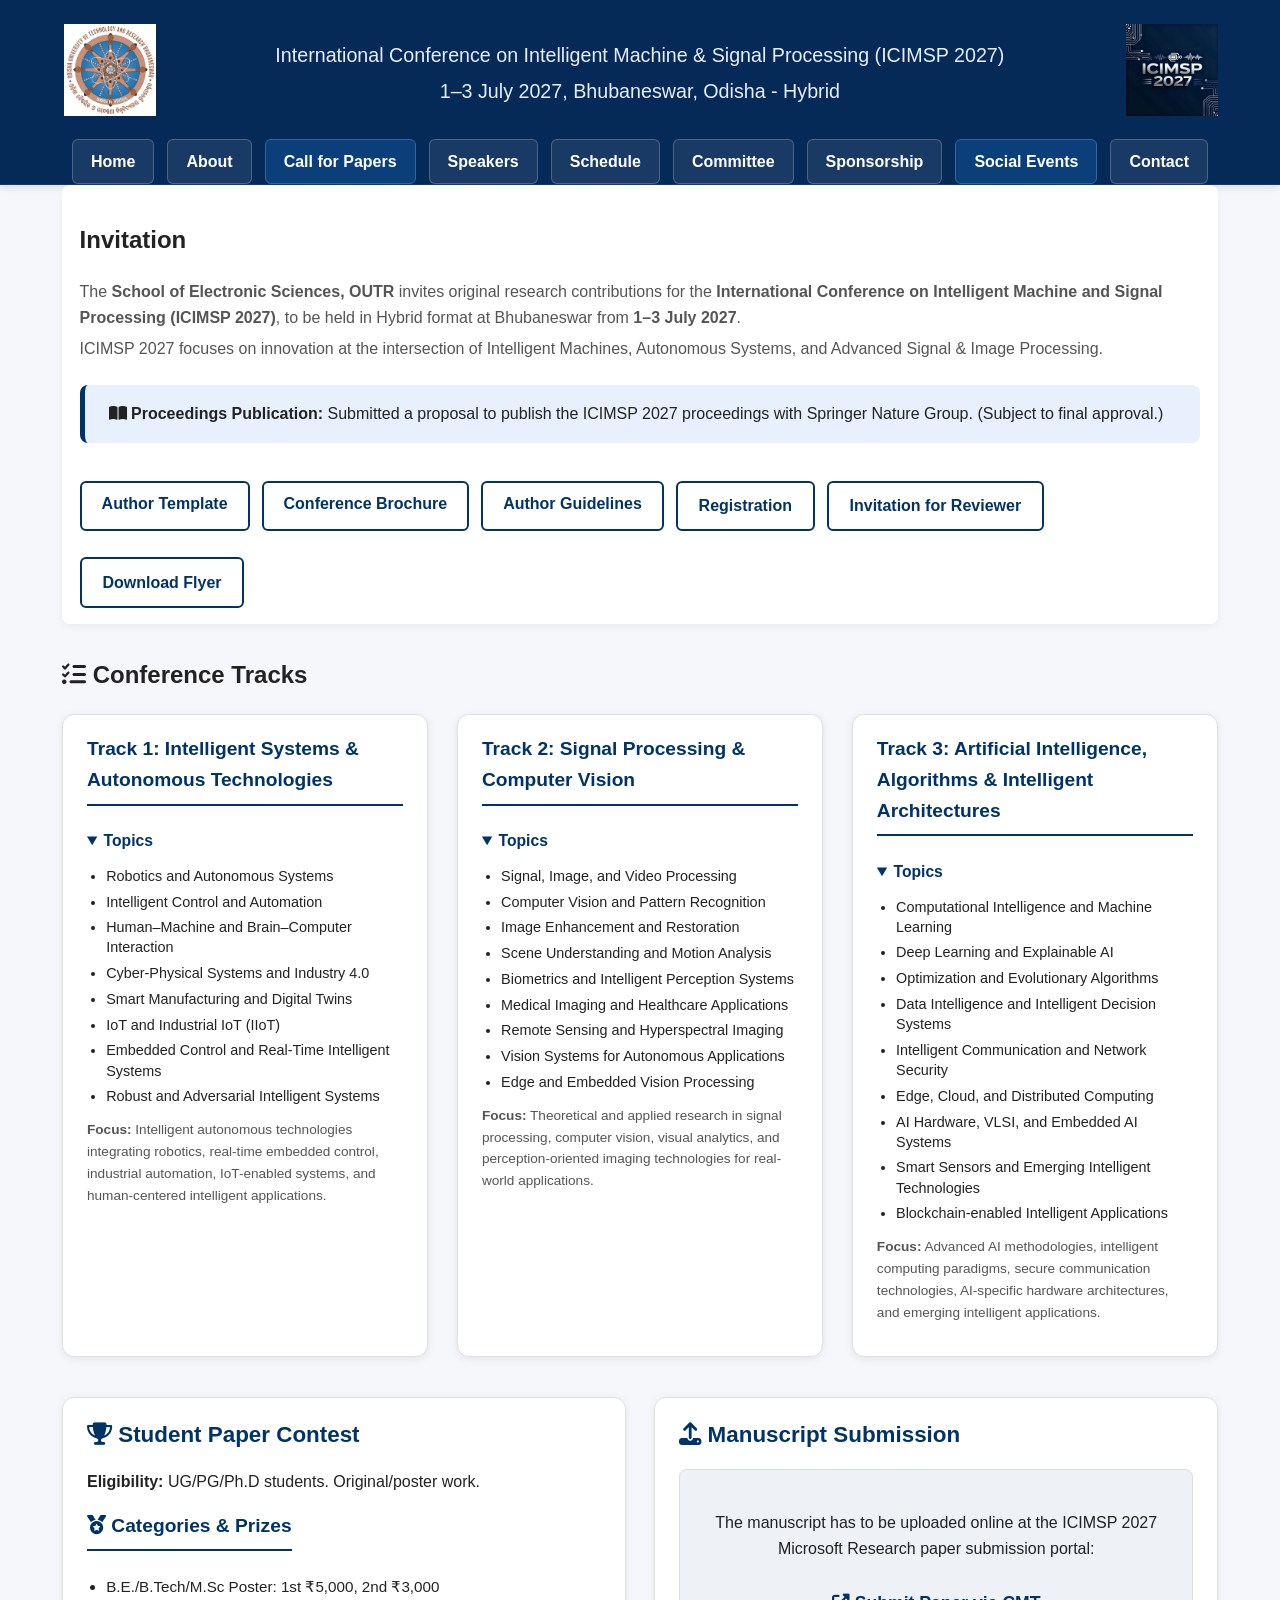
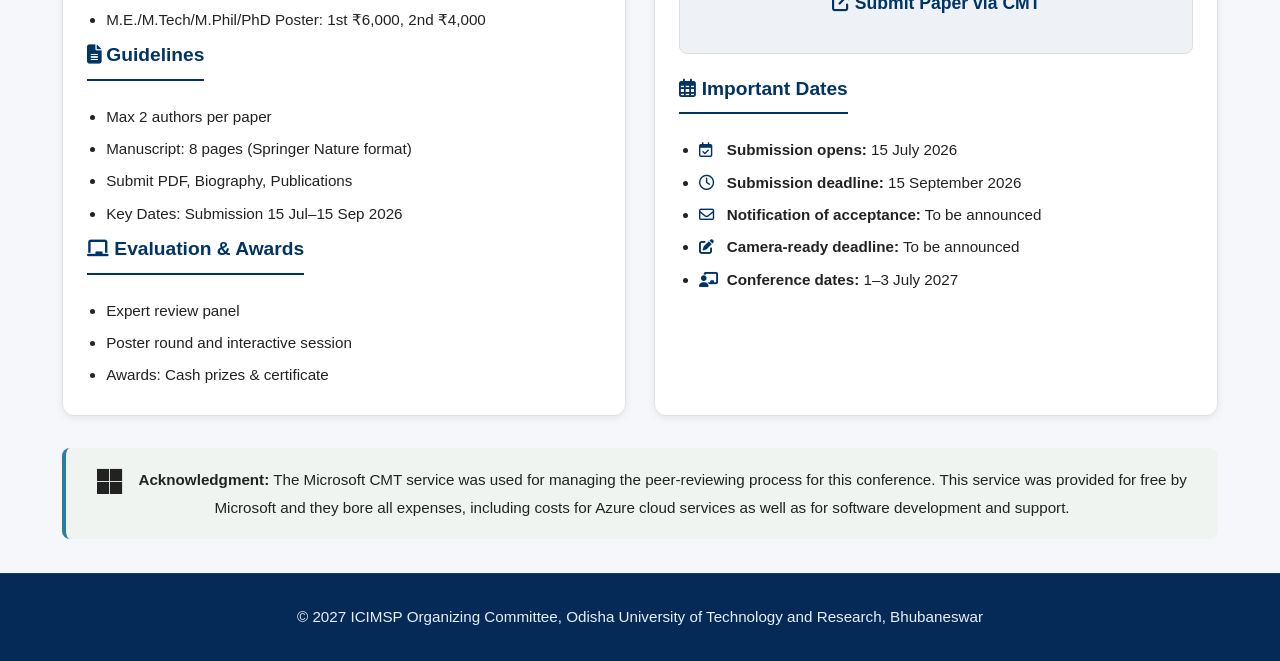
<file: call-for-papers.html>
<!DOCTYPE html>
<html lang="en">
<head>
<meta charset="utf-8" />
<meta name="viewport" content="width=device-width, initial-scale=1" />
<title>Call for Papers - ICIMSP 2027</title>
<link rel="stylesheet" href="css/main.css" />
<link rel="stylesheet" href="https://cdnjs.cloudflare.com/ajax/libs/font-awesome/6.5.0/css/all.min.css" />
<style>
  /* Call for Papers specific styles */
  .springer-notice {
    background: #e8f0fe;
    border-left: 5px solid #003366;
    padding: 1rem 1.5rem;
    border-radius: 8px;
    margin-top: 1.5rem;
    font-weight: 500;
  }
  
  .acknowledge-box {
    background: #f0f4f0;
    padding: 1.2rem 1.8rem;
    border-radius: 8px;
    margin: 2rem 0 1rem;
    font-size: 0.95rem;
    border-left: 4px solid #2c7da0;
    text-align: center;
  }
  
  .submission-portal-link {
    background: #f8f9fa;
    padding: 1.5rem;
    border-radius: 8px;
    text-align: center;
    margin: 1rem 0;
    border: 1px solid #ddd;
  }
  
  .submission-portal-link a {
    font-size: 1.1rem;
    font-weight: bold;
    color: #003366;
    text-decoration: none;
    display: inline-block;
    padding: 0.75rem 1.5rem;
    background: #eef2f7;
    border-radius: 40px;
    transition: all 0.2s;
  }
  
  .submission-portal-link a:hover {
    background: #003366;
    color: #fff;
  }
  
  .action-buttons {
    display: flex;
    gap: 12px;
    flex-wrap: wrap;
    margin-top: 1.5rem;
  }
  
  .btn-outline {
    background: transparent;
    color: #003366;
    border: 2px solid #003366;
    padding: 8px 20px;
    border-radius: 6px;
    text-decoration: none;
    font-weight: 600;
    display: inline-block;
    transition: all 0.2s;
  }
  
  .btn-outline:hover {
    background: #003366;
    color: #fff;
  }
  
  /* Three-column grid for tracks */
  .tracks-grid {
    display: grid;
    grid-template-columns: repeat(3, 1fr);
    gap: 1.8rem;
    margin-bottom: 2.5rem;
  }
  
  /* Two-column grid for remaining items */
  .two-col-grid {
    display: grid;
    grid-template-columns: repeat(2, 1fr);
    gap: 1.8rem;
    margin-top: 1rem;
  }
  
  .track-card, .content-card {
    background: #fff;
    border-radius: 12px;
    padding: 1.2rem 1.5rem;
    box-shadow: 0 2px 8px rgba(0,0,0,0.08);
    text-align: left;
    border: 1px solid #e0e0e0;
  }
  
  .track-card h3, .content-card h3 {
    color: #003366;
    margin-top: 0;
    margin-bottom: 1rem;
    font-size: 1.2rem;
    border-bottom: 2px solid #003366;
    padding-bottom: 0.5rem;
    display: inline-block;
  }
  
  .track-card details {
    margin-bottom: 0.6rem;
  }
  
  .track-card details summary {
    cursor: pointer;
    font-weight: 600;
    color: #003366;
    padding: 0.4rem 0;
    font-size: 0.98rem;
  }
  
  .track-card details summary:hover {
    color: #004a99;
  }
  
  .track-card details ul {
    margin: 0.4rem 0 0.5rem 1.2rem;
    padding-left: 0;
  }
  
  .track-card details ul li {
    margin-bottom: 0.35rem;
    font-size: 0.9rem;
    line-height: 1.4;
  }
  
  .content-card ul {
    margin: 0.5rem 0 0 1.2rem;
    padding-left: 0;
  }
  
  .content-card ul li {
    margin-bottom: 0.5rem;
    font-size: 0.95rem;
  }
  
  .date-icon {
    width: 24px;
    display: inline-block;
    color: #003366;
  }
  
  .content-card h2 {
    font-size: 1.4rem;
    margin-top: 0;
    margin-bottom: 1rem;
    color: #003366;
  }
  
  @media (max-width: 900px) {
    .tracks-grid, .two-col-grid {
      grid-template-columns: 1fr;
      gap: 1.2rem;
    }
  }
</style>
</head>
<body>
<header>
  <div class="header-inner">
    <div class="logo-left">
      <a href="index.html" aria-label="OUTR home">
        <img src="images/outr-logo.png" alt="OUTR Logo" class="logo-large" />
      </a>
    </div>
    <div class="header-center">
      <p>International Conference on Intelligent Machine & Signal Processing (ICIMSP 2027)</p>
      <p>1–3 July 2027, Bhubaneswar, Odisha - Hybrid</p>
    </div>
    <div class="logo-right">
      <a href="index.html" aria-label="ICIMSP 2027 home">
        <img src="images/ICIMSP.png" alt="ICIMSP 2027 Logo" class="logo-large" />
      </a>
    </div>
  </div>
  <nav aria-label="Main navigation">
    <ul class="main-nav">
      <li><a href="index.html">Home</a></li>
      <li><a href="about.html">About</a></li>
      <li><a href="call-for-papers.html" class="active">Call for Papers</a></li>
      <li><a href="speakers.html">Speakers</a></li>
      <li><a href="schedule.html">Schedule</a></li>
      <li><a href="committee.html">Committee</a></li>
      <li><a href="sponsorship.html">Sponsorship</a></li>
      <li><a href="social-events.html" class="active">Social Events</a></li>
      <li><a href="contact.html">Contact</a></li>
    </ul>
  </nav>
</header>

<main>
  <div class="container">
    <!-- Invitation Section -->
    <section class="card" style="margin-bottom: 2rem; text-align: left;">
      <h2>Invitation</h2>
      <p>The <strong>School of Electronic Sciences, OUTR</strong> invites original research contributions for the <strong>International Conference on Intelligent Machine and Signal Processing (ICIMSP 2027)</strong>, to be held in Hybrid format at Bhubaneswar from <strong>1–3 July 2027</strong>.</p>
      <p>ICIMSP 2027 focuses on innovation at the intersection of Intelligent Machines, Autonomous Systems, and Advanced Signal & Image Processing.</p>
      
      <!-- Springer Notice -->
      <div class="springer-notice">
        <i class="fas fa-book-open"></i> 
        <strong>Proceedings Publication:</strong> Submitted a proposal to publish the ICIMSP 2027 proceedings with Springer Nature Group. (Subject to final approval.)
      </div>

      <!-- Action Buttons -->
      <div class="action-buttons">
        <a class="btn-outline" href="author_template.html">Author Template</a>
        <a class="btn-outline" href="https://drive.google.com/file/d/1dFui2QJSjirsiJLnINZn7av9A4GQlmva/view?usp=drive_link" target="_blank">Conference Brochure</a>
        <a class="btn-outline" href="author-guidelines.html">Author Guidelines</a>
        <a href="registration.html" class="btn secondary">Registration</a>
        <a href="https://forms.gle/3LngiTqiEpG2UJ1f8" class="btn secondary">Invitation for Reviewer</a>
        <a href="flyer.html" class="btn secondary">Download Flyer</a>
      </div>
    </section>

    <!-- Conference Tracks in 3 Columns -->
    <h2><i class="fas fa-tasks"></i> Conference Tracks</h2>
    <div class="tracks-grid">
      <!-- Track 1 -->
      <div class="track-card">
        <h3>Track 1: Intelligent Systems & Autonomous Technologies</h3>
        <details open>
          <summary>Topics</summary>
          <ul>
            <li>Robotics and Autonomous Systems</li>
            <li>Intelligent Control and Automation</li>
            <li>Human–Machine and Brain–Computer Interaction</li>
            <li>Cyber-Physical Systems and Industry 4.0</li>
            <li>Smart Manufacturing and Digital Twins</li>
            <li>IoT and Industrial IoT (IIoT)</li>
            <li>Embedded Control and Real-Time Intelligent Systems</li>
            <li>Robust and Adversarial Intelligent Systems</li>
          </ul>
        </details>
        <p style="font-size:0.85rem; color:#555; margin-top:0.8rem;"><strong>Focus:</strong> Intelligent autonomous technologies integrating robotics, real-time embedded control, industrial automation, IoT-enabled systems, and human-centered intelligent applications.</p>
      </div>

      <!-- Track 2 -->
      <div class="track-card">
        <h3>Track 2: Signal Processing & Computer Vision</h3>
        <details open>
          <summary>Topics</summary>
          <ul>
            <li>Signal, Image, and Video Processing</li>
            <li>Computer Vision and Pattern Recognition</li>
            <li>Image Enhancement and Restoration</li>
            <li>Scene Understanding and Motion Analysis</li>
            <li>Biometrics and Intelligent Perception Systems</li>
            <li>Medical Imaging and Healthcare Applications</li>
            <li>Remote Sensing and Hyperspectral Imaging</li>
            <li>Vision Systems for Autonomous Applications</li>
            <li>Edge and Embedded Vision Processing</li>
          </ul>
        </details>
        <p style="font-size:0.85rem; color:#555; margin-top:0.8rem;"><strong>Focus:</strong> Theoretical and applied research in signal processing, computer vision, visual analytics, and perception-oriented imaging technologies for real-world applications.</p>
      </div>

      <!-- Track 3 -->
      <div class="track-card">
        <h3>Track 3: Artificial Intelligence, Algorithms & Intelligent Architectures</h3>
        <details open>
          <summary>Topics</summary>
          <ul>
            <li>Computational Intelligence and Machine Learning</li>
            <li>Deep Learning and Explainable AI</li>
            <li>Optimization and Evolutionary Algorithms</li>
            <li>Data Intelligence and Intelligent Decision Systems</li>
            <li>Intelligent Communication and Network Security</li>
            <li>Edge, Cloud, and Distributed Computing</li>
            <li>AI Hardware, VLSI, and Embedded AI Systems</li>
            <li>Smart Sensors and Emerging Intelligent Technologies</li>
            <li>Blockchain-enabled Intelligent Applications</li>
          </ul>
        </details>
        <p style="font-size:0.85rem; color:#555; margin-top:0.8rem;"><strong>Focus:</strong> Advanced AI methodologies, intelligent computing paradigms, secure communication technologies, AI-specific hardware architectures, and emerging intelligent applications.</p>
      </div>
    </div>

    <!-- Break + Remaining Items in 2-Column Optimized Grid -->
    <div class="two-col-grid">
      <!-- Student Paper Contest -->
      <div class="content-card">
        <h2><i class="fas fa-trophy"></i> Student Paper Contest</h2>
        <p><strong>Eligibility:</strong> UG/PG/Ph.D students. Original/poster work.</p>
        <h3><i class="fas fa-medal"></i> Categories & Prizes</h3>
        <ul>
          <li>B.E./B.Tech/M.Sc Poster: 1st ₹5,000, 2nd ₹3,000</li>
          <li>M.E./M.Tech/M.Phil/PhD Poster: 1st ₹6,000, 2nd ₹4,000</li>
        </ul>
        <h3><i class="fas fa-file-alt"></i> Guidelines</h3>
        <ul>
          <li>Max 2 authors per paper</li>
          <li>Manuscript: 8 pages (Springer Nature format)</li>
          <li>Submit PDF, Biography, Publications</li>
          <li>Key Dates: Submission 15 Jul–15 Sep 2026</li>
        </ul>
        <h3><i class="fas fa-chalkboard"></i> Evaluation & Awards</h3>
        <ul>
          <li>Expert review panel</li>
          <li>Poster round and interactive session</li>
          <li>Awards: Cash prizes & certificate</li>
        </ul>
      </div>

      <!-- Manuscript Submission + Important Dates -->
      <div class="content-card">
        <h2><i class="fas fa-upload"></i> Manuscript Submission</h2>
        <div class="submission-portal-link" style="background:#eef2f7; margin-bottom:1.2rem;">
          <p>The manuscript has to be uploaded online at the ICIMSP 2027 Microsoft Research paper submission portal:</p>
          <a href="https://cmt3.research.microsoft.com/ICIMSP2027" target="_blank"><i class="fas fa-external-link-alt"></i> Submit Paper via CMT</a>
        </div>

        <h3><i class="far fa-calendar-alt"></i> Important Dates</h3>
        <ul>
          <li><i class="far fa-calendar-check date-icon"></i> <strong>Submission opens:</strong> 15 July 2026</li>
          <li><i class="far fa-clock date-icon"></i> <strong>Submission deadline:</strong> 15 September 2026</li>
          <li><i class="far fa-envelope date-icon"></i> <strong>Notification of acceptance:</strong> To be announced</li>
          <li><i class="fas fa-edit date-icon"></i> <strong>Camera-ready deadline:</strong> To be announced</li>
          <li><i class="fas fa-chalkboard-user date-icon"></i> <strong>Conference dates:</strong> 1–3 July 2027</li>
        </ul>
      </div>
    </div>

    <!-- Acknowledgment Section -->
    <div class="acknowledge-box">
      <i class="fab fa-microsoft" style="font-size: 1.8rem; margin-right: 12px; vertical-align: middle;"></i>
      <strong>Acknowledgment:</strong> The Microsoft CMT service was used for managing the peer-reviewing process for this conference. This service was provided for free by Microsoft and they bore all expenses, including costs for Azure cloud services as well as for software development and support.
    </div>
  </div>
</main>

<footer>
  <p>&copy; 2027 ICIMSP Organizing Committee, Odisha University of Technology and Research, Bhubaneswar</p>
</footer>

</body>
</html>
</file>
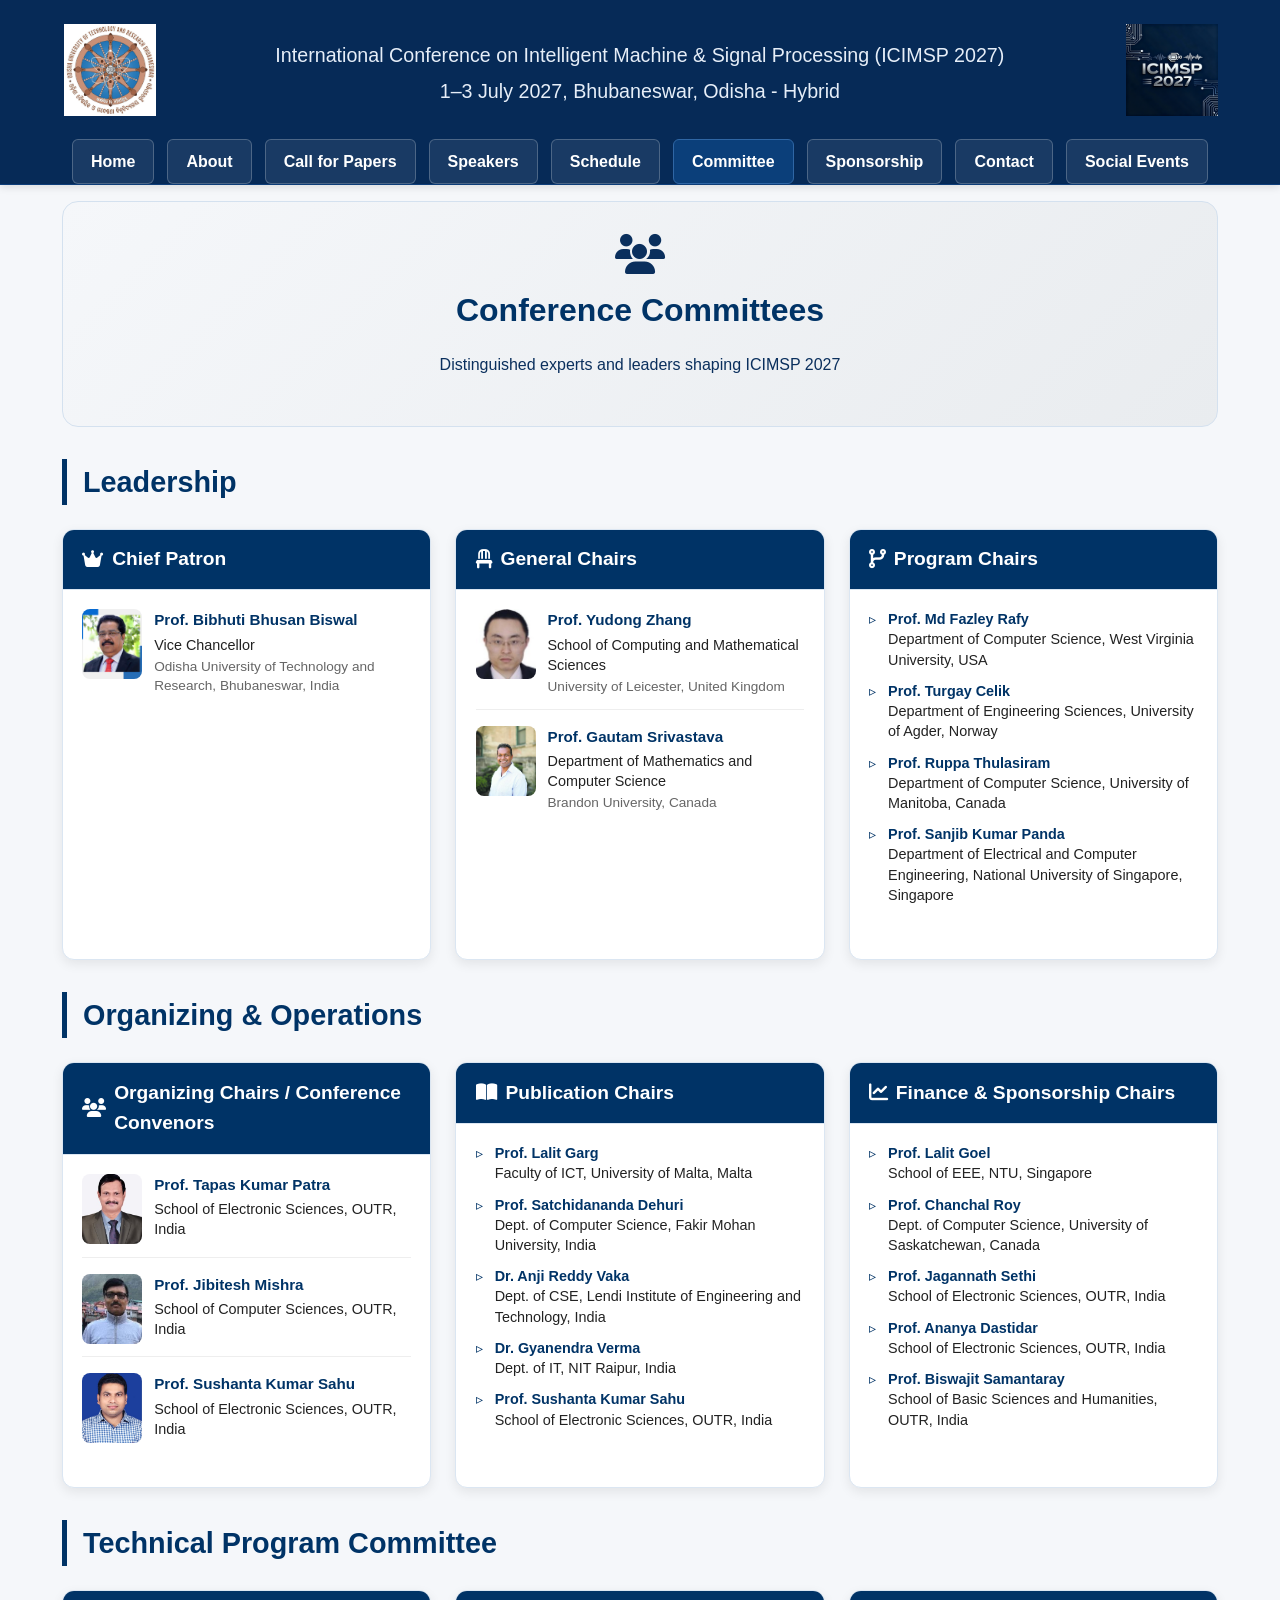
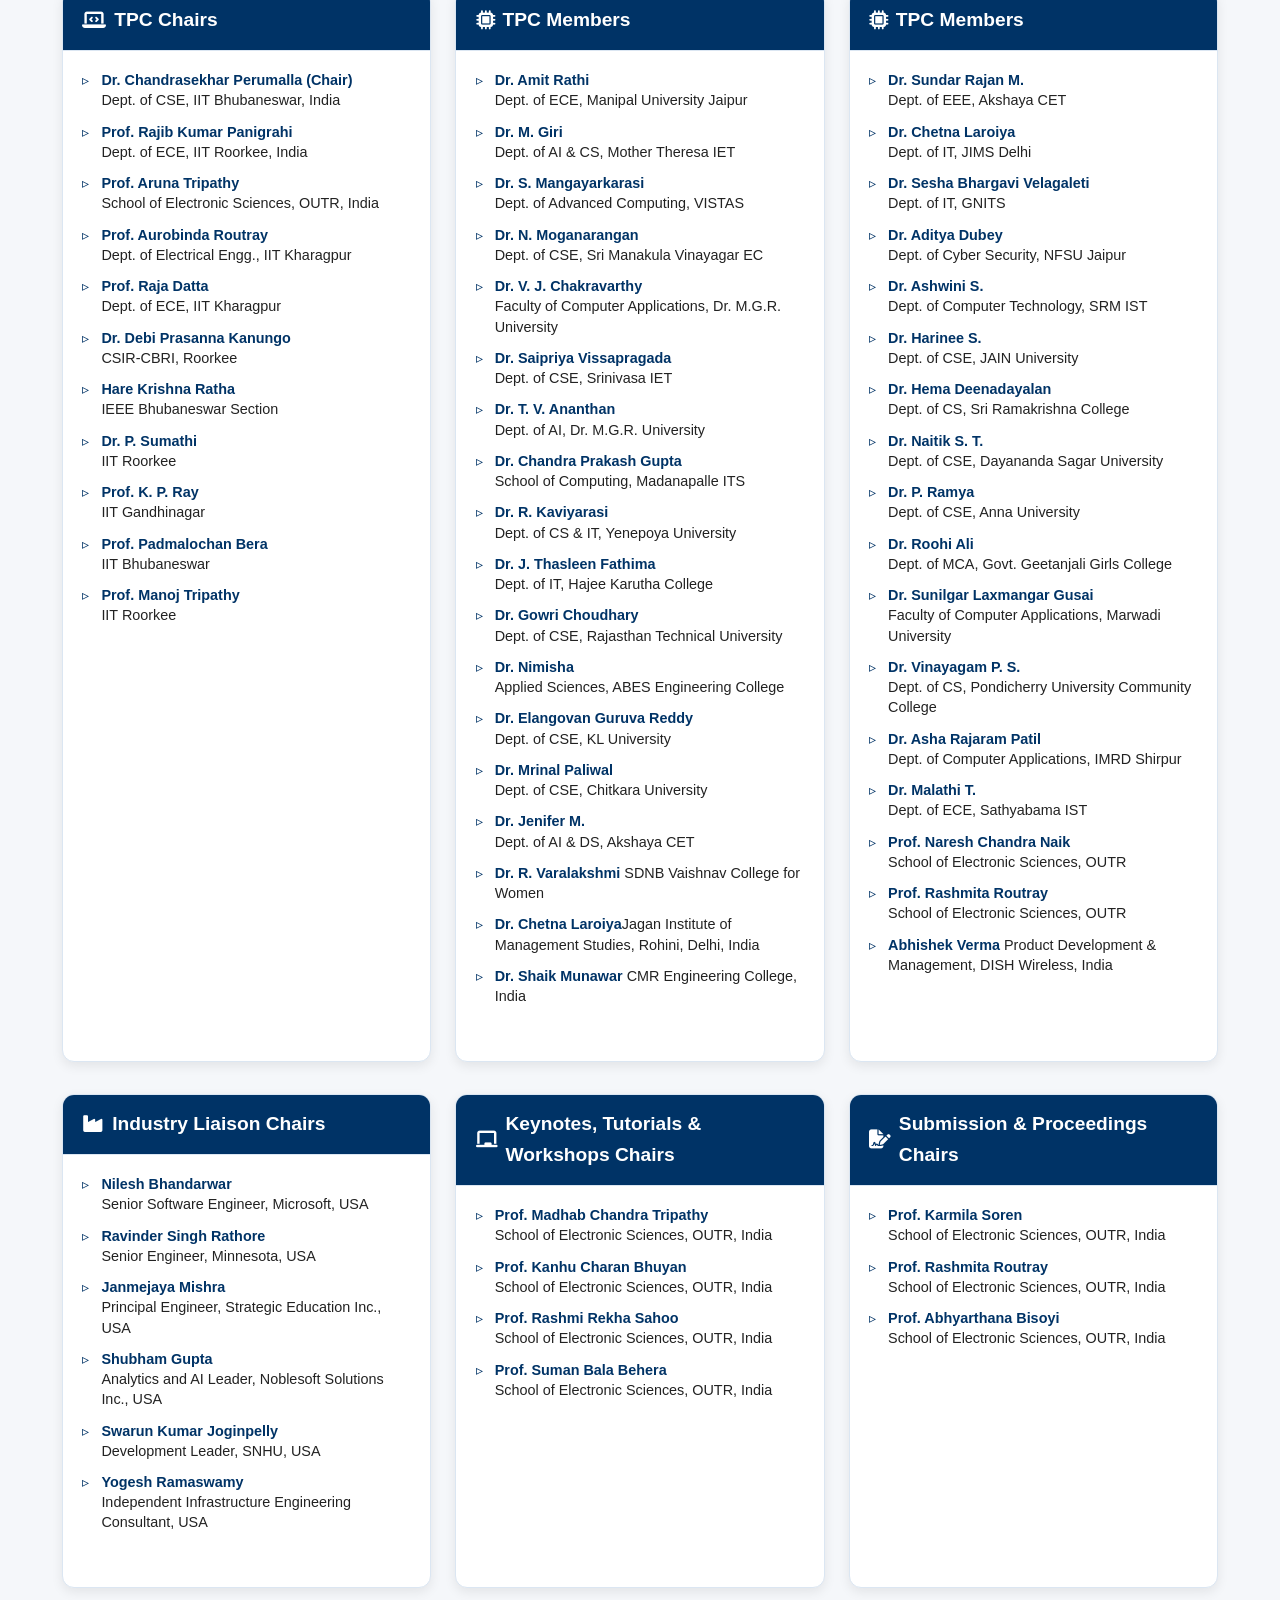
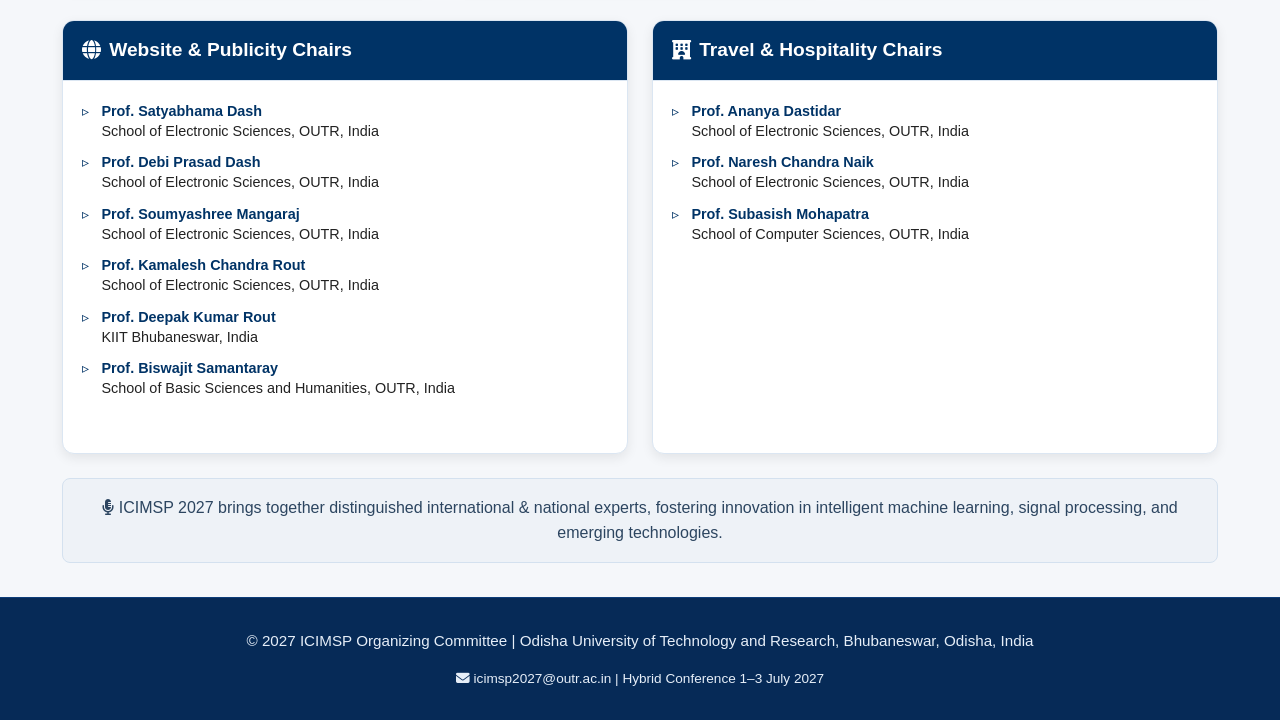
<file: committee.html>
<!DOCTYPE html>
<html lang="en">
<head>
<meta charset="utf-8" />
<meta name="viewport" content="width=device-width, initial-scale=1" />
<title>Committees - ICIMSP 2027</title>
<link rel="stylesheet" href="css/main.css" />
<link rel="stylesheet" href="https://cdnjs.cloudflare.com/ajax/libs/font-awesome/6.5.0/css/all.min.css" />
<style>
  /* Committee page specific styles */
  .springer-notice {
    background: #e8f0fe;
    border-left: 5px solid #003366;
    padding: 1rem 1.5rem;
    border-radius: 8px;
    margin-top: 1.5rem;
    font-weight: 500;
  }
  
  .acknowledge-box {
    background: #f0f4f0;
    padding: 1.2rem 1.8rem;
    border-radius: 8px;
    margin: 2rem 0 1rem;
    font-size: 0.95rem;
    border-left: 4px solid #2c7da0;
    text-align: center;
  }
  
  .submission-portal-link {
    background: #f8f9fa;
    padding: 1.5rem;
    border-radius: 8px;
    text-align: center;
    margin: 1rem 0;
    border: 1px solid #ddd;
  }
  
  .submission-portal-link a {
    font-size: 1.1rem;
    font-weight: bold;
    color: #003366;
    text-decoration: none;
    display: inline-block;
    padding: 0.75rem 1.5rem;
    background: #eef2f7;
    border-radius: 40px;
    transition: all 0.2s;
  }
  
  .submission-portal-link a:hover {
    background: #003366;
    color: #fff;
  }
  
  .action-buttons {
    display: flex;
    gap: 12px;
    flex-wrap: wrap;
    margin-top: 1.5rem;
  }
  
  .btn-outline {
    background: transparent;
    color: #003366;
    border: 2px solid #003366;
    padding: 8px 20px;
    border-radius: 6px;
    text-decoration: none;
    font-weight: 600;
    display: inline-block;
    transition: all 0.2s;
  }
  
  .btn-outline:hover {
    background: #003366;
    color: #fff;
  }
  
  .cfp-col details {
    margin-bottom: 0.8rem;
  }
  
  .cfp-col details summary {
    cursor: pointer;
    font-weight: 600;
    color: #003366;
    padding: 0.5rem 0;
    font-size: 1rem;
  }
  
  .cfp-col details summary:hover {
    color: #004a99;
  }
  
  .cfp-col details ul {
    margin: 0.5rem 0 0.5rem 1.5rem;
  }
  
  .cfp-col details ul li {
    margin-bottom: 0.4rem;
    font-size: 0.95rem;
    line-height: 1.4;
  }
  
  .date-icon {
    width: 24px;
    display: inline-block;
    color: #003366;
  }

  /* Committee styles */
  .committee-card-item {
    background: #fff;
    border-radius: 12px;
    box-shadow: 0 4px 12px rgba(0,0,0,0.08);
    margin-bottom: 1.5rem;
    overflow: hidden;
    transition: transform 0.2s, box-shadow 0.2s;
    height: 100%;
    display: flex;
    flex-direction: column;
  }
  .committee-card-item:hover {
    transform: translateY(-2px);
    box-shadow: 0 8px 20px rgba(0,0,0,0.12);
  }
  .committee-card-header {
    background: #003366;
    color: #fff;
    padding: 0.9rem 1.2rem;
  }
  /* Ensure all heading text inside header is white */
  .committee-card-header h2, 
  .committee-card-header h3, 
  .committee-card-header .heading-text {
    margin: 0;
    font-size: 1.2rem;
    font-weight: 600;
    display: flex;
    align-items: center;
    gap: 8px;
    color: #ffffff !important;
  }
  .committee-card-header i {
    color: #ffffff;
  }
  .committee-card-header h3 {
    font-size: 1rem;
  }
  .committee-card-body {
    padding: 1.2rem;
    flex: 1;
  }
  .person-card {
    display: flex;
    align-items: flex-start;
    gap: 12px;
    margin-bottom: 1rem;
    padding-bottom: 0.8rem;
    border-bottom: 1px solid #eee;
  }
  .person-card:last-child {
    border-bottom: none;
    margin-bottom: 0;
    padding-bottom: 0;
  }
  .person-photo {
    width: 60px;
    height: 70px;
    object-fit: cover;
    border-radius: 8px;
    background: #f0f0f0;
    flex-shrink: 0;
  }
  .person-info {
    flex: 1;
    font-size: 0.9rem;
    line-height: 1.4;
  }
  .person-info strong {
    display: block;
    font-size: 0.95rem;
    color: #003366;
    margin-bottom: 4px;
  }
  .person-dept {
    font-size: 0.85rem;
    color: #555;
    margin-top: 2px;
  }
  .committee-list {
    list-style: none;
    padding-left: 0;
    margin: 0;
  }
  .committee-list li {
    margin-bottom: 0.7rem;
    padding-left: 1.2rem;
    position: relative;
    font-size: 0.9rem;
    line-height: 1.4;
  }
  .committee-list li:before {
    content: "▹";
    position: absolute;
    left: 0;
    color: #003366;
  }
  .committee-list strong {
    color: #003366;
  }
  .grid-4cols {
    display: grid;
    grid-template-columns: repeat(auto-fit, minmax(280px, 1fr));
    gap: 1.5rem;
    margin-bottom: 2rem;
  }
  .grid-3cols {
    display: grid;
    grid-template-columns: repeat(auto-fit, minmax(300px, 1fr));
    gap: 1.5rem;
    margin-bottom: 2rem;
  }
  .grid-2cols {
    display: grid;
    grid-template-columns: repeat(auto-fit, minmax(340px, 1fr));
    gap: 1.5rem;
    margin-bottom: 1.5rem;
  }
  /* Specific 3-col layout for TPC: first column chairs, next two columns members */
  .tpc-grid {
    display: grid;
    grid-template-columns: 1fr 1fr 1fr;
    gap: 1.5rem;
    margin-bottom: 2rem;
  }
  .section-title {
    font-size: 1.8rem;
    color: #003366;
    border-left: 5px solid #003366;
    padding-left: 1rem;
    margin: 2rem 0 1.5rem 0;
  }
  .footer-note {
    background: #eef2f7;
    text-align: center;
    padding: 1rem;
    border-radius: 8px;
    margin-top: 1.5rem;
  }
  .committee-hero {
    background: linear-gradient(135deg, #f5f7fa 0%, #e9ecef 100%);
    padding: 2rem;
    text-align: center;
    border-radius: 16px;
    margin-bottom: 2rem;
  }
  .committee-hero h1 {
    margin: 0.5rem 0 0;
    color: #003366;
  }
  .two-column-list {
    display: grid;
    grid-template-columns: 1fr 1fr;
    gap: 0.5rem 1rem;
  }
  .two-column-list ul {
    margin: 0;
  }
  @media (max-width: 900px) {
    .tpc-grid {
      grid-template-columns: 1fr;
    }
  }
  @media (max-width: 768px) {
    .grid-4cols, .grid-3cols, .grid-2cols { grid-template-columns: 1fr; }
    .person-card { flex-direction: column; text-align: center; align-items: center; }
    .person-photo { margin-bottom: 8px; }
    .two-column-list { grid-template-columns: 1fr; }
  }
  .affiliation-text {
    font-size: 0.85rem;
    color: #666;
    display: block;
    margin-top: 2px;
  }
  .member-name {
    font-weight: 600;
    color: #003366;
  }
  /* Split members into two equal columns */
  .members-two-col {
    display: grid;
    grid-template-columns: 1fr 1fr;
    gap: 0 1rem;
  }
  .members-two-col ul {
    margin: 0;
  }
  @media (max-width: 600px) {
    .members-two-col {
      grid-template-columns: 1fr;
    }
  }
</style>
</head>
<body>
<header>
  <div class="header-inner">
    <div class="logo-left">
      <a href="index.html" aria-label="OUTR home">
        <img src="images/outr-logo.png" alt="OUTR Logo" class="logo-large" />
      </a>
    </div>
    <div class="header-center">
      <p>International Conference on Intelligent Machine & Signal Processing (ICIMSP 2027)</p>
      <p>1–3 July 2027, Bhubaneswar, Odisha - Hybrid</p>
    </div>
    <div class="logo-right">
      <a href="index.html" aria-label="ICIMSP 2027 home">
        <img src="images/ICIMSP.png" alt="ICIMSP 2027 Logo" class="logo-large" />
      </a>
    </div>
  </div>
  <nav aria-label="Main navigation">
    <ul class="main-nav">
      <li><a href="index.html">Home</a></li>
      <li><a href="about.html">About</a></li>
      <li><a href="call-for-papers.html">Call for Papers</a></li>
      <li><a href="speakers.html">Speakers</a></li>
      <li><a href="schedule.html">Schedule</a></li>
      <li><a href="committee.html" class="active">Committee</a></li>
      <li><a href="sponsorship.html">Sponsorship</a></li>
      <li><a href="contact.html">Contact</a></li>
      <li><a href="social-events.html">Social Events</a></li>
    </ul>
  </nav>
</header>

<main>
  <div class="container">
    <!-- Hero Section -->
    <div class="committee-hero">
      <i class="fas fa-users" style="font-size: 2.5rem;"></i>
      <h1>Conference Committees</h1>
      <p>Distinguished experts and leaders shaping ICIMSP 2027</p>
    </div>

    <!-- Leadership Section -->
    <h2 class="section-title">Leadership</h2>
    <div class="grid-3cols">
      <!-- Chief Patron -->
      <div class="committee-card-item">
        <div class="committee-card-header">
          <h2><i class="fas fa-crown"></i> Chief Patron</h2>
        </div>
        <div class="committee-card-body">
          <div class="person-card">
            <img class="person-photo" src="images/vc.png" alt="Prof. Bibhuti Bhusan Biswal" onerror="this.src='https://via.placeholder.com/60x70?text=Photo'">
            <div class="person-info">
              <strong>Prof. Bibhuti Bhusan Biswal</strong>
              Vice Chancellor
              <span class="affiliation-text">Odisha University of Technology and Research, Bhubaneswar, India</span>
            </div>
          </div>
        </div>
      </div>
      <!-- General Chairs -->
      <div class="committee-card-item">
        <div class="committee-card-header">
          <h2><i class="fas fa-chair"></i> General Chairs</h2>
        </div>
        <div class="committee-card-body">
          <div class="person-card">
            <img class="person-photo" src="images/Yudong.jpg" alt="Prof. Yudong Zhang" onerror="this.src='https://via.placeholder.com/60x70?text=Photo'">
            <div class="person-info">
              <strong>Prof. Yudong Zhang</strong>
              School of Computing and Mathematical Sciences
              <span class="affiliation-text">University of Leicester, United Kingdom</span>
            </div>
          </div>
          <div class="person-card">
            <img class="person-photo" src="images/Gautam_Srivastava.jpg" alt="Prof. Gautam Srivastava" onerror="this.src='https://via.placeholder.com/60x70?text=Photo'">
            <div class="person-info">
              <strong>Prof. Gautam Srivastava</strong>
              Department of Mathematics and Computer Science
              <span class="affiliation-text">Brandon University, Canada</span>
            </div>
          </div>
        </div>
      </div>
      <!-- Program Chairs -->
      <div class="committee-card-item">
        <div class="committee-card-header">
          <h2><i class="fas fa-code-branch"></i> Program Chairs</h2>
        </div>
        <div class="committee-card-body">
          <ul class="committee-list">
            <li><strong>Prof. Md Fazley Rafy</strong><br>Department of Computer Science, West Virginia University, USA</li>
            <li><strong>Prof. Turgay Celik</strong><br>Department of Engineering Sciences, University of Agder, Norway</li>
            <li><strong>Prof. Ruppa Thulasiram</strong><br>Department of Computer Science, University of Manitoba, Canada</li>
            <li><strong>Prof. Sanjib Kumar Panda</strong><br>Department of Electrical and Computer Engineering, National University of Singapore, Singapore</li>
          </ul>
        </div>
      </div>
    </div>

    <!-- Organizing & Operations -->
    <h2 class="section-title">Organizing & Operations</h2>
    <div class="grid-3cols">
      <!-- Organizing Chairs -->
      <div class="committee-card-item">
        <div class="committee-card-header">
          <h2><i class="fas fa-users"></i> Organizing Chairs / Conference Convenors</h2>
        </div>
        <div class="committee-card-body">
          <div class="person-card">
            <img class="person-photo" src="images/tkp.jpg" alt="Prof. Tapas Kumar Patra" onerror="this.src='https://via.placeholder.com/60x70?text=Photo'">
            <div class="person-info">
              <strong>Prof. Tapas Kumar Patra</strong>
              School of Electronic Sciences, OUTR, India
            </div>
          </div>
          <div class="person-card">
            <img class="person-photo" src="images/jmishra.jpg" alt="Prof. Jibitesh Mishra" onerror="this.src='https://via.placeholder.com/60x70?text=Photo'">
            <div class="person-info">
              <strong>Prof. Jibitesh Mishra</strong>
              School of Computer Sciences, OUTR, India
            </div>
          </div>
          <div class="person-card">
            <img class="person-photo" src="images/sks.jpg" alt="Prof. Sushanta Kumar Sahu" onerror="this.src='https://via.placeholder.com/60x70?text=Photo'">
            <div class="person-info">
              <strong>Prof. Sushanta Kumar Sahu</strong>
              School of Electronic Sciences, OUTR, India
            </div>
          </div>
        </div>
      </div>
      <!-- Publication Chairs -->
      <div class="committee-card-item">
        <div class="committee-card-header">
          <h2><i class="fas fa-book-open"></i> Publication Chairs</h2>
        </div>
        <div class="committee-card-body">
          <ul class="committee-list">
            <li><strong>Prof. Lalit Garg</strong><br>Faculty of ICT, University of Malta, Malta</li>
            <li><strong>Prof. Satchidananda Dehuri</strong><br>Dept. of Computer Science, Fakir Mohan University, India</li>
            <li><strong>Dr. Anji Reddy Vaka</strong><br>Dept. of CSE, Lendi Institute of Engineering and Technology, India</li>
            <li><strong>Dr. Gyanendra Verma</strong><br>Dept. of IT, NIT Raipur, India</li>
            <li><strong>Prof. Sushanta Kumar Sahu</strong><br>School of Electronic Sciences, OUTR, India</li>
          </ul>
        </div>
      </div>
      <!-- Finance & Sponsorship -->
      <div class="committee-card-item">
        <div class="committee-card-header">
          <h2><i class="fas fa-chart-line"></i> Finance & Sponsorship Chairs</h2>
        </div>
        <div class="committee-card-body">
          <ul class="committee-list">
            <li><strong>Prof. Lalit Goel</strong><br>School of EEE, NTU, Singapore</li>
            <li><strong>Prof. Chanchal Roy</strong><br>Dept. of Computer Science, University of Saskatchewan, Canada</li>
            <li><strong>Prof. Jagannath Sethi</strong><br>School of Electronic Sciences, OUTR, India</li>
            <li><strong>Prof. Ananya Dastidar</strong><br>School of Electronic Sciences, OUTR, India</li>
            <li><strong>Prof. Biswajit Samantaray</strong><br>School of Basic Sciences and Humanities, OUTR, India</li>
          </ul>
        </div>
      </div>
    </div>

    <!-- Technical Program Committee - 3 column grid: First column Chairs, next two columns Members -->
    <h2 class="section-title">Technical Program Committee</h2>
    <div class="tpc-grid">
      <!-- Column 1: TPC Chairs (including all chair-level members) -->
      <div class="committee-card-item">
        <div class="committee-card-header">
          <h2><i class="fas fa-laptop-code"></i> TPC Chairs</h2>
        </div>
        <div class="committee-card-body">
          <ul class="committee-list">
            <li><strong>Dr. Chandrasekhar Perumalla (Chair)</strong><br>Dept. of CSE, IIT Bhubaneswar, India</li>
            <li><strong>Prof. Rajib Kumar Panigrahi</strong><br>Dept. of ECE, IIT Roorkee, India</li>
            <li><strong>Prof. Aruna Tripathy</strong><br>School of Electronic Sciences, OUTR, India</li>
            <li><strong>Prof. Aurobinda Routray</strong><br>Dept. of Electrical Engg., IIT Kharagpur</li>
            <li><strong>Prof. Raja Datta</strong><br>Dept. of ECE, IIT Kharagpur</li>
            <li><strong>Dr. Debi Prasanna Kanungo</strong><br>CSIR-CBRI, Roorkee</li>
            <li><strong>Hare Krishna Ratha</strong><br>IEEE Bhubaneswar Section</li>
            <li><strong>Dr. P. Sumathi</strong><br>IIT Roorkee</li>
            <li><strong>Prof. K. P. Ray</strong><br>IIT Gandhinagar</li>
            <li><strong>Prof. Padmalochan Bera</strong><br>IIT Bhubaneswar</li>
            <li><strong>Prof. Manoj Tripathy</strong><br>IIT Roorkee</li>
          </ul>
        </div>
      </div>

      <!-- Column 2: TPC Members (first half) -->
      <div class="committee-card-item">
        <div class="committee-card-header">
          <h2><i class="fas fa-microchip"></i> TPC Members</h2>
        </div>
        <div class="committee-card-body">
          <ul class="committee-list">
            <li><strong>Dr. Amit Rathi</strong><br>Dept. of ECE, Manipal University Jaipur</li>
            <li><strong>Dr. M. Giri</strong><br>Dept. of AI & CS, Mother Theresa IET</li>
            <li><strong>Dr. S. Mangayarkarasi</strong><br>Dept. of Advanced Computing, VISTAS</li>
            <li><strong>Dr. N. Moganarangan</strong><br>Dept. of CSE, Sri Manakula Vinayagar EC</li>
            <li><strong>Dr. V. J. Chakravarthy</strong><br>Faculty of Computer Applications, Dr. M.G.R. University</li>
            <li><strong>Dr. Saipriya Vissapragada</strong><br>Dept. of CSE, Srinivasa IET</li>
            <li><strong>Dr. T. V. Ananthan</strong><br>Dept. of AI, Dr. M.G.R. University</li>
            <li><strong>Dr. Chandra Prakash Gupta</strong><br>School of Computing, Madanapalle ITS</li>
            <li><strong>Dr. R. Kaviyarasi</strong><br>Dept. of CS & IT, Yenepoya University</li>
            <li><strong>Dr. J. Thasleen Fathima</strong><br>Dept. of IT, Hajee Karutha College</li>
            <li><strong>Dr. Gowri Choudhary</strong><br>Dept. of CSE, Rajasthan Technical University</li>
            <li><strong>Dr. Nimisha</strong><br>Applied Sciences, ABES Engineering College</li>
            <li><strong>Dr. Elangovan Guruva Reddy</strong><br>Dept. of CSE, KL University</li>
            <li><strong>Dr. Mrinal Paliwal</strong><br>Dept. of CSE, Chitkara University</li>
            <li><strong>Dr. Jenifer M.</strong><br>Dept. of AI & DS, Akshaya CET</li>
	<li><strong>Dr. R. Varalakshmi</strong> SDNB Vaishnav College for Women</li>
	<li><strong>Dr. Chetna Laroiya</strong>Jagan Institute of Management Studies, Rohini, Delhi, India</li>
	<li><strong>Dr. Shaik Munawar</strong> CMR Engineering College, India</li>
          </ul>
        </div>
      </div>

      <!-- Column 3: TPC Members (second half) -->
      <div class="committee-card-item">
        <div class="committee-card-header">
          <h2><i class="fas fa-microchip"></i> TPC Members</h2>
        </div>
        <div class="committee-card-body">
          <ul class="committee-list">
            <li><strong>Dr. Sundar Rajan M.</strong><br>Dept. of EEE, Akshaya CET</li>
            <li><strong>Dr. Chetna Laroiya</strong><br>Dept. of IT, JIMS Delhi</li>
            <li><strong>Dr. Sesha Bhargavi Velagaleti</strong><br>Dept. of IT, GNITS</li>
            <li><strong>Dr. Aditya Dubey</strong><br>Dept. of Cyber Security, NFSU Jaipur</li>
            <li><strong>Dr. Ashwini S.</strong><br>Dept. of Computer Technology, SRM IST</li>
            <li><strong>Dr. Harinee S.</strong><br>Dept. of CSE, JAIN University</li>
            <li><strong>Dr. Hema Deenadayalan</strong><br>Dept. of CS, Sri Ramakrishna College</li>
            <li><strong>Dr. Naitik S. T.</strong><br>Dept. of CSE, Dayananda Sagar University</li>
            <li><strong>Dr. P. Ramya</strong><br>Dept. of CSE, Anna University</li>
            <li><strong>Dr. Roohi Ali</strong><br>Dept. of MCA, Govt. Geetanjali Girls College</li>
            <li><strong>Dr. Sunilgar Laxmangar Gusai</strong><br>Faculty of Computer Applications, Marwadi University</li>
            <li><strong>Dr. Vinayagam P. S.</strong><br>Dept. of CS, Pondicherry University Community College</li>
            <li><strong>Dr. Asha Rajaram Patil</strong><br>Dept. of Computer Applications, IMRD Shirpur</li>
            <li><strong>Dr. Malathi T.</strong><br>Dept. of ECE, Sathyabama IST</li>
            <li><strong>Prof. Naresh Chandra Naik</strong><br>School of Electronic Sciences, OUTR</li>
            <li><strong>Prof. Rashmita Routray</strong><br>School of Electronic Sciences, OUTR</li>
		<li><strong>Abhishek Verma</strong> Product Development & Management, DISH Wireless, India</li>
          </ul>
        </div>
      </div>
    </div>

    <!-- Industry & Special Sessions -->
    <div class="grid-3cols">
      <div class="committee-card-item">
        <div class="committee-card-header">
          <h2><i class="fas fa-industry"></i> Industry Liaison Chairs</h2>
        </div>
        <div class="committee-card-body">
          <ul class="committee-list">
            <li><strong>Nilesh Bhandarwar</strong><br>Senior Software Engineer, Microsoft, USA</li>
            <li><strong>Ravinder Singh Rathore</strong><br>Senior Engineer, Minnesota, USA</li>
            <li><strong>Janmejaya Mishra</strong><br>Principal Engineer, Strategic Education Inc., USA</li>
            <li><strong>Shubham Gupta</strong><br>Analytics and AI Leader, Noblesoft Solutions Inc., USA</li>
            <li><strong>Swarun Kumar Joginpelly</strong><br>Development Leader, SNHU, USA</li>
            <li><strong>Yogesh Ramaswamy</strong><br>Independent Infrastructure Engineering Consultant, USA</li>
          </ul>
        </div>
      </div>
      <div class="committee-card-item">
        <div class="committee-card-header">
          <h2><i class="fas fa-chalkboard"></i> Keynotes, Tutorials & Workshops Chairs</h2>
        </div>
        <div class="committee-card-body">
          <ul class="committee-list">
            <li><strong>Prof. Madhab Chandra Tripathy</strong><br>School of Electronic Sciences, OUTR, India</li>
            <li><strong>Prof. Kanhu Charan Bhuyan</strong><br>School of Electronic Sciences, OUTR, India</li>
            <li><strong>Prof. Rashmi Rekha Sahoo</strong><br>School of Electronic Sciences, OUTR, India</li>
            <li><strong>Prof. Suman Bala Behera</strong><br>School of Electronic Sciences, OUTR, India</li>
          </ul>
        </div>
      </div>
      <div class="committee-card-item">
        <div class="committee-card-header">
          <h2><i class="fas fa-file-signature"></i> Submission & Proceedings Chairs</h2>
        </div>
        <div class="committee-card-body">
          <ul class="committee-list">
            <li><strong>Prof. Karmila Soren</strong><br>School of Electronic Sciences, OUTR, India</li>
            <li><strong>Prof. Rashmita Routray</strong><br>School of Electronic Sciences, OUTR, India</li>
            <li><strong>Prof. Abhyarthana Bisoyi</strong><br>School of Electronic Sciences, OUTR, India</li>
          </ul>
        </div>
      </div>
    </div>

    <!-- Publicity & Hospitality -->
    <div class="grid-2cols">
      <div class="committee-card-item">
        <div class="committee-card-header">
          <h2><i class="fas fa-globe"></i> Website & Publicity Chairs</h2>
        </div>
        <div class="committee-card-body">
          <ul class="committee-list">
            <li><strong>Prof. Satyabhama Dash</strong><br>School of Electronic Sciences, OUTR, India</li>
            <li><strong>Prof. Debi Prasad Dash</strong><br>School of Electronic Sciences, OUTR, India</li>
            <li><strong>Prof. Soumyashree Mangaraj</strong><br>School of Electronic Sciences, OUTR, India</li>
            <li><strong>Prof. Kamalesh Chandra Rout</strong><br>School of Electronic Sciences, OUTR, India</li>
            <li><strong>Prof. Deepak Kumar Rout</strong><br>KIIT Bhubaneswar, India</li>
            <li><strong>Prof. Biswajit Samantaray</strong><br>School of Basic Sciences and Humanities, OUTR, India</li>
          </ul>
        </div>
      </div>
      <div class="committee-card-item">
        <div class="committee-card-header">
          <h2><i class="fas fa-hotel"></i> Travel & Hospitality Chairs</h2>
        </div>
        <div class="committee-card-body">
          <ul class="committee-list">
            <li><strong>Prof. Ananya Dastidar</strong><br>School of Electronic Sciences, OUTR, India</li>
            <li><strong>Prof. Naresh Chandra Naik</strong><br>School of Electronic Sciences, OUTR, India</li>
            <li><strong>Prof. Subasish Mohapatra</strong><br>School of Computer Sciences, OUTR, India</li>
          </ul>
        </div>
      </div>
    </div>

    <!-- Footer Note -->
    <div class="footer-note">
      <i class="fas fa-microphone-alt"></i> ICIMSP 2027 brings together distinguished international & national experts, fostering innovation in intelligent machine learning, signal processing, and emerging technologies.
    </div>
  </div>
</main>

<footer>
  <div class="container">
    <p>&copy; 2027 ICIMSP Organizing Committee | Odisha University of Technology and Research, Bhubaneswar, Odisha, India</p>
    <p style="font-size: 0.85rem; margin-top: 0.5rem;">
      <i class="fas fa-envelope"></i> icimsp2027@outr.ac.in | Hybrid Conference 1–3 July 2027
    </p>
  </div>
</footer>
</body>
</html>
</file>
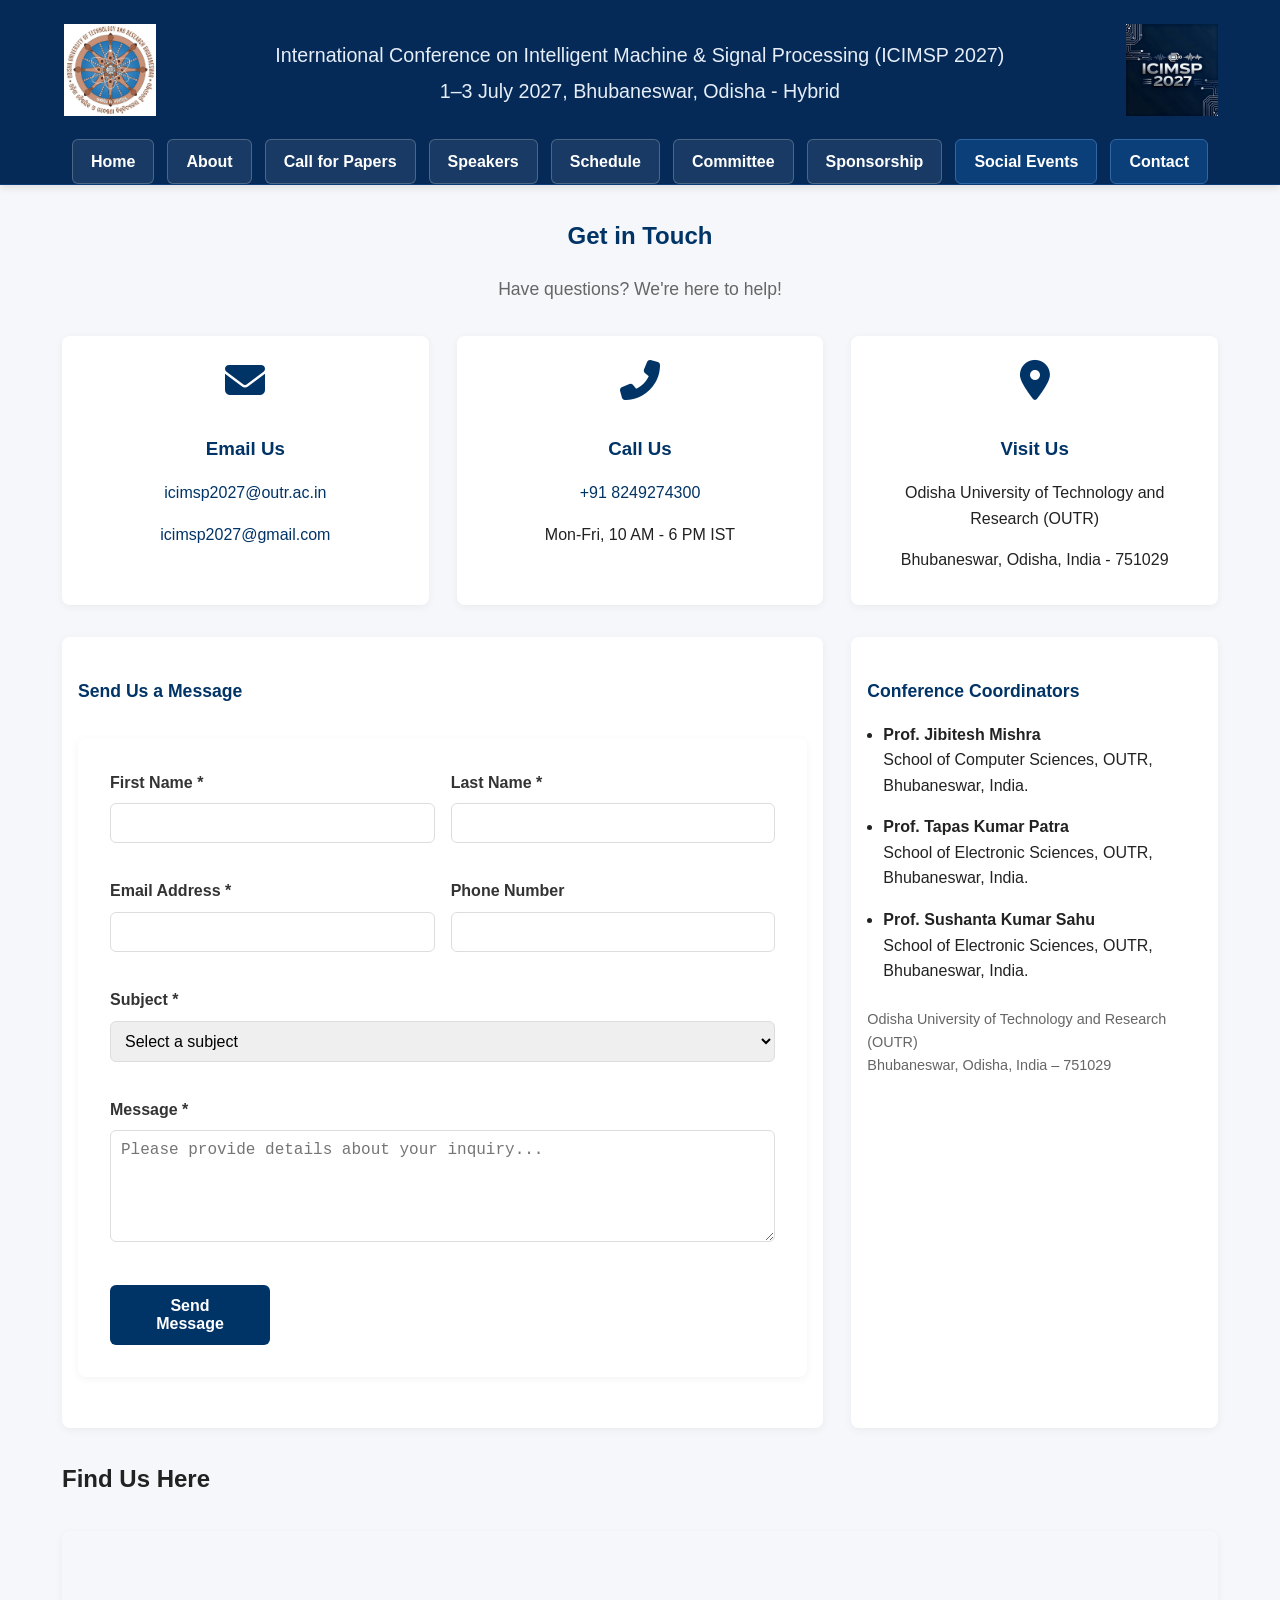
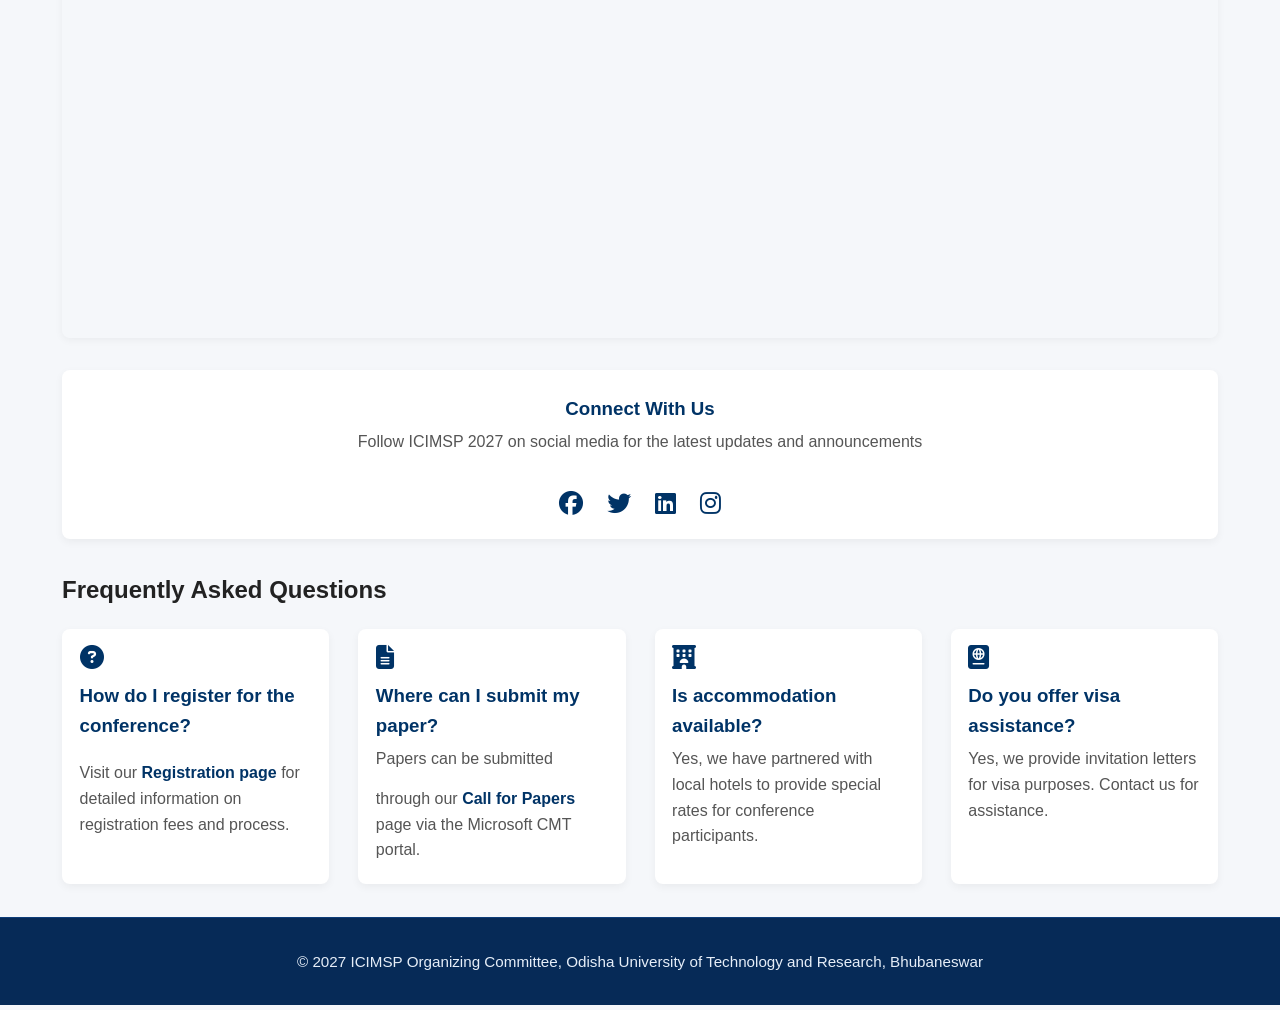
<file: contact.html>
<!DOCTYPE html>
<html lang="en">
<head>
<meta charset="utf-8" />
<meta name="viewport" content="width=device-width, initial-scale=1" />
<title>Contact - ICIMSP 2027</title>
<link rel="stylesheet" href="css/main.css" />
<link rel="stylesheet" href="https://cdnjs.cloudflare.com/ajax/libs/font-awesome/6.5.0/css/all.min.css" />
<style>
  /* Contact page specific styles */
  .contact-info-grid {
    display: grid;
    grid-template-columns: repeat(auto-fit, minmax(300px, 1fr));
    gap: 28px;
    margin: 2rem 0;
  }
  
  .contact-info-card {
    background: #fff;
    border-radius: 8px;
    padding: 1.5rem;
    box-shadow: 0 2px 8px rgba(0,0,0,0.05);
    text-align: center;
    transition: transform 0.2s;
  }
  
  .contact-info-card:hover {
    transform: translateY(-5px);
    box-shadow: 0 4px 16px rgba(0,0,0,0.1);
  }
  
  .contact-info-card i {
    font-size: 2.5rem;
    color: #003366;
    margin-bottom: 1rem;
  }
  
  .contact-info-card h3 {
    color: #003366;
    margin-bottom: 1rem;
  }
  
  .contact-info-card p {
    margin-bottom: 0.5rem;
    line-height: 1.6;
  }
  
  .contact-info-card a {
    color: #003366;
    text-decoration: none;
  }
  
  .contact-info-card a:hover {
    text-decoration: underline;
  }
  
  .contact-form-container {
    background: #fff;
    border-radius: 8px;
    padding: 2rem;
    box-shadow: 0 2px 8px rgba(0,0,0,0.05);
    margin: 2rem 0;
  }
  
  .form-row {
    display: grid;
    grid-template-columns: 1fr 1fr;
    gap: 1rem;
  }
  
  .form-group {
    margin-bottom: 1.2rem;
  }
  
  .form-group label {
    display: block;
    margin-bottom: 0.5rem;
    font-weight: 600;
    color: #333;
  }
  
  .form-group input,
  .form-group select,
  .form-group textarea {
    width: 100%;
    padding: 10px;
    border: 1px solid #ddd;
    border-radius: 6px;
    font-size: 1rem;
    transition: border-color 0.2s;
  }
  
  .form-group input:focus,
  .form-group select:focus,
  .form-group textarea:focus {
    outline: none;
    border-color: #003366;
    box-shadow: 0 0 5px rgba(0,51,102,0.21);
  }
  
  .submit-btn {
    background: #003366;
    color: #fff;
    padding: 12px 30px;
    border: none;
    border-radius: 6px;
    font-size: 1rem;
    font-weight: 600;
    cursor: pointer;
    transition: background 0.2s;
  }
  
  .submit-btn:hover {
    background: #004a99;
  }
  
  .map-container {
    margin: 2rem 0;
    border-radius: 8px;
    overflow: hidden;
    box-shadow: 0 2px 8px rgba(0,0,0,0.05);
  }
  
  .map-container iframe {
    width: 100%;
    height: 400px;
    border: 0;
  }
  
  .social-links {
    display: flex;
    justify-content: center;
    gap: 1.5rem;
    margin-top: 1rem;
  }
  
  .social-links a {
    color: #003366;
    font-size: 1.5rem;
    transition: color 0.2s;
  }
  
  .social-links a:hover {
    color: #ff6b00;
  }
  
  @media (max-width: 700px) {
    .form-row {
      grid-template-columns: 1fr;
      gap: 0;
    }
    .contact-form-container {
      padding: 1.5rem;
    }
  }
</style>
</head>
<body>
<header>
  <div class="header-inner">
    <div class="logo-left">
      <a href="index.html" aria-label="OUTR home">
        <img src="images/outr-logo.png" alt="OUTR Logo" class="logo-large" />
      </a>
    </div>
    <div class="header-center">
      <p>International Conference on Intelligent Machine & Signal Processing (ICIMSP 2027)</p>
      <p>1–3 July 2027, Bhubaneswar, Odisha - Hybrid</p>
    </div>
    <div class="logo-right">
      <a href="index.html" aria-label="ICIMSP 2027 home">
        <img src="images/ICIMSP.png" alt="ICIMSP 2027 Logo" class="logo-large" />
      </a>
    </div>
  </div>
  <nav aria-label="Main navigation">
    <ul class="main-nav">
      <li><a href="index.html">Home</a></li>
      <li><a href="about.html">About</a></li>
      <li><a href="call-for-papers.html">Call for Papers</a></li>
      <li><a href="speakers.html">Speakers</a></li>
      <li><a href="schedule.html">Schedule</a></li>
      <li><a href="committee.html">Committee</a></li>
      <li><a href="sponsorship.html">Sponsorship</a></li>
      <li><a href="social-events.html" class="active">Social Events</a></li>
      <li><a href="contact.html" class="active">Contact</a></li>
    </ul>
  </nav>
</header>

<main>
  <div class="container">
    <!-- Page Header -->
    <section style="text-align: center; margin: 2rem 0 1rem;">
      <h1 style="color: #003366;">Get in Touch</h1>
      <p style="font-size: 1.1rem; color: #666;">Have questions? We're here to help!</p>
    </section>

    <!-- Contact Information Cards -->
    <div class="contact-info-grid">
      <div class="contact-info-card">
        <i class="fas fa-envelope"></i>
        <h3>Email Us</h3>
        <p><a href="mailto:icimsp2027@outr.ac.in">icimsp2027@outr.ac.in</a></p>
        <p><a href="mailto:icimsp2027@gmail.com">icimsp2027@gmail.com</a></p>
      </div>
      <div class="contact-info-card">
        <i class="fas fa-phone-alt"></i>
        <h3>Call Us</h3>
        <p><a href="tel:+918249274300">+91 8249274300</a></p>
        <p>Mon-Fri, 10 AM - 6 PM IST</p>
      </div>
      <div class="contact-info-card">
        <i class="fas fa-map-marker-alt"></i>
        <h3>Visit Us</h3>
        <p>Odisha University of Technology and Research (OUTR)</p>
        <p>Bhubaneswar, Odisha, India - 751029</p>
      </div>
    </div>

    <!-- Contact Form and Map Section -->
    <div class="contact-grid">
      <!-- Column 1: Contact Form -->
      <div class="contact-col" style="grid-column: span 2;">
        <h2>Send Us a Message</h2>
        <div class="contact-form-container">
          <form action="#" method="post" id="contactForm">
            <div class="form-row">
              <div class="form-group">
                <label for="firstName">First Name *</label>
                <input type="text" id="firstName" name="firstName" required />
              </div>
              <div class="form-group">
                <label for="lastName">Last Name *</label>
                <input type="text" id="lastName" name="lastName" required />
              </div>
            </div>
            
            <div class="form-row">
              <div class="form-group">
                <label for="email">Email Address *</label>
                <input type="email" id="email" name="email" required />
              </div>
              <div class="form-group">
                <label for="phone">Phone Number</label>
                <input type="tel" id="phone" name="phone" />
              </div>
            </div>
            
            <div class="form-group">
              <label for="subject">Subject *</label>
              <select id="subject" name="subject" required>
                <option value="">Select a subject</option>
                <option value="registration">Registration Inquiry</option>
                <option value="submission">Paper Submission</option>
                <option value="sponsorship">Sponsorship Opportunity</option>
                <option value="accommodation">Accommodation</option>
                <option value="general">General Inquiry</option>
              </select>
            </div>
            
            <div class="form-group">
              <label for="message">Message *</label>
              <textarea id="message" name="message" rows="5" required placeholder="Please provide details about your inquiry..."></textarea>
            </div>
            
            <button type="submit" class="submit-btn">Send Message</button>
          </form>
        </div>
      </div>

      <!-- Column 2: Conference Coordinators -->
      <div class="contact-col">
        <h2>Conference Coordinators</h2>
        <ul>
          <li>
              <strong>Prof. Jibitesh Mishra</strong><br />
		School of Computer Sciences, OUTR, Bhubaneswar, India.
          </li>
          <li style="margin-top: 1rem;">
              <strong>Prof. Tapas Kumar Patra</strong><br />
              School of Electronic Sciences, OUTR, Bhubaneswar, India.
          </li>
          <li style="margin-top: 1rem;">
            <strong>Prof. Sushanta Kumar Sahu</strong><br />
   		School of Electronic Sciences, OUTR, Bhubaneswar, India.
          </li>
        </ul>
        <p style="margin-top: 1.5rem; font-size: 0.9rem; color: #666;">
          Odisha University of Technology and Research (OUTR)<br />
          Bhubaneswar, Odisha, India – 751029
        </p>
      </div>
    </div>

    <!-- Map Section -->
    <h2>Find Us Here</h2>
    <div class="map-container">
      <iframe
        title="OUTR Location Map"
        src="https://www.google.com/maps?q=OUTR%20bhubaneswar&output=embed"
        allowfullscreen=""
        loading="lazy">
      </iframe>
    </div>

    <!-- Social Media Section -->
    <div class="card" style="text-align: center; margin: 2rem 0;">
      <h3>Connect With Us</h3>
      <p>Follow ICIMSP 2027 on social media for the latest updates and announcements</p>
      <div class="social-links">
        <a href="#" aria-label="Facebook"><i class="fab fa-facebook"></i></a>
        <a href="#" aria-label="Twitter"><i class="fab fa-twitter"></i></a>
        <a href="#" aria-label="LinkedIn"><i class="fab fa-linkedin"></i></a>
        <a href="#" aria-label="Instagram"><i class="fab fa-instagram"></i></a>
      </div>
    </div>

    <!-- Frequently Asked Questions Section -->
    <section style="margin: 2rem 0;">
      <h2>Frequently Asked Questions</h2>
      <div class="grid-two-columns">
        <div class="card" style="text-align: left;">
          <i class="fas fa-question-circle" style="color: #003366; font-size: 1.5rem;"></i>
          <h3>How do I register for the conference?</h3>
          <p>Visit our <a href="about.html#registration-section">Registration page</a> for detailed information on registration fees and process.</p>
        </div>
        <div class="card" style="text-align: left;">
          <i class="fas fa-file-alt" style="color: #003366; font-size: 1.5rem;"></i>
          <h3>Where can I submit my paper?</h3>
          <p>Papers can be submitted through our <a href="call-for-papers.html">Call for Papers</a> page via the Microsoft CMT portal.</p>
        </div>
        <div class="card" style="text-align: left;">
          <i class="fas fa-hotel" style="color: #003366; font-size: 1.5rem;"></i>
          <h3>Is accommodation available?</h3>
          <p>Yes, we have partnered with local hotels to provide special rates for conference participants.</p>
        </div>
        <div class="card" style="text-align: left;">
          <i class="fas fa-passport" style="color: #003366; font-size: 1.5rem;"></i>
          <h3>Do you offer visa assistance?</h3>
          <p>Yes, we provide invitation letters for visa purposes. Contact us for assistance.</p>
        </div>
      </div>
    </section>
  </div>
</main>

<footer>
  <p>&copy; 2027 ICIMSP Organizing Committee, Odisha University of Technology and Research, Bhubaneswar</p>
</footer>

<script>
  // Simple form validation and handling
  document.getElementById('contactForm').addEventListener('submit', function(e) {
    e.preventDefault();
    
    // Basic validation
    const firstName = document.getElementById('firstName').value.trim();
    const lastName = document.getElementById('lastName').value.trim();
    const email = document.getElementById('email').value.trim();
    const subject = document.getElementById('subject').value;
    const message = document.getElementById('message').value.trim();
    
    if (!firstName || !lastName || !email || !subject || !message) {
      alert('Please fill in all required fields marked with *');
      return;
    }
    
    if (!email.includes('@')) {
      alert('Please enter a valid email address');
      return;
    }
    
    // Show success message
    alert('Thank you for your message! We will get back to you within 2-3 business days.');
    
    // In production, you would submit the form data to your server here
    // this.submit();
    
    // Optionally reset the form
    // this.reset();
  });
</script>
</body>
</html>
</file>
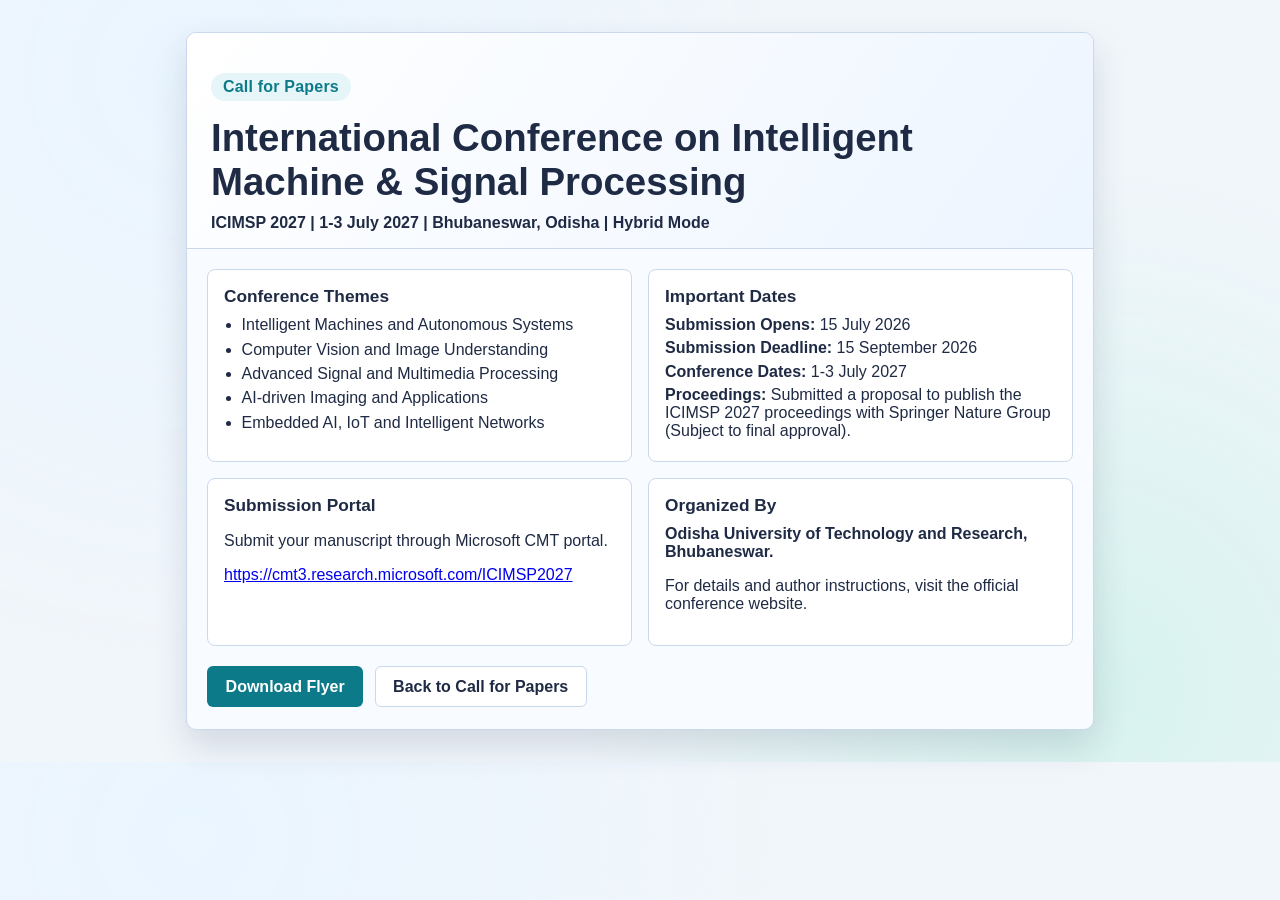
<file: flyer.html>
<!DOCTYPE html>
<html lang="en">
<head>
  <meta charset="utf-8" />
  <meta name="viewport" content="width=device-width, initial-scale=1" />
  <title>ICIMSP 2027 Flyer</title>
  <link rel="stylesheet" href="css/flyer.css" />
</head>
<body>
  <main class="flyer-wrap">
    <article class="flyer">
      <header class="flyer-head">
        <p class="tag">Call for Papers</p>
        <h1>International Conference on Intelligent Machine &amp; Signal Processing</h1>
        <p class="subline">ICIMSP 2027 | 1-3 July 2027 | Bhubaneswar, Odisha | Hybrid Mode</p>
      </header>

      <section class="flyer-grid">
        <div class="panel">
          <h2>Conference Themes</h2>
          <ul>
            <li>Intelligent Machines and Autonomous Systems</li>
            <li>Computer Vision and Image Understanding</li>
            <li>Advanced Signal and Multimedia Processing</li>
            <li>AI-driven Imaging and Applications</li>
            <li>Embedded AI, IoT and Intelligent Networks</li>
          </ul>
        </div>

        <div class="panel dates">
          <h2>Important Dates</h2>
          <p><strong>Submission Opens:</strong> 15 July 2026</p>
          <p><strong>Submission Deadline:</strong> 15 September 2026</p>
          <p><strong>Conference Dates:</strong> 1-3 July 2027</p>
          <p><strong>Proceedings:</strong> Submitted a proposal to publish the ICIMSP 2027 proceedings with Springer Nature Group (Subject to final approval).
</p>
        </div>

        <div class="panel">
          <h2>Submission Portal</h2>
          <p>Submit your manuscript through Microsoft CMT portal.</p>
          <p><a href="https://cmt3.research.microsoft.com/ICIMSP2027" target="_blank" rel="noopener">https://cmt3.research.microsoft.com/ICIMSP2027</a></p>
        </div>

        <div class="panel">
          <h2>Organized By</h2>
          <strong>Odisha University of Technology and Research, Bhubaneswar.</strong>
          <p>For details and author instructions, visit the official conference website.</p>
        </div>
      </section>

      <div class="actions">
        <a class="btn btn-primary" href="Conference_Brochure.pdf" download>Download Flyer</a>
        <a class="btn btn-secondary" href="call-for-papers.html">Back to Call for Papers</a>
      </div>
    </article>
  </main>
</body>
</html>
</file>
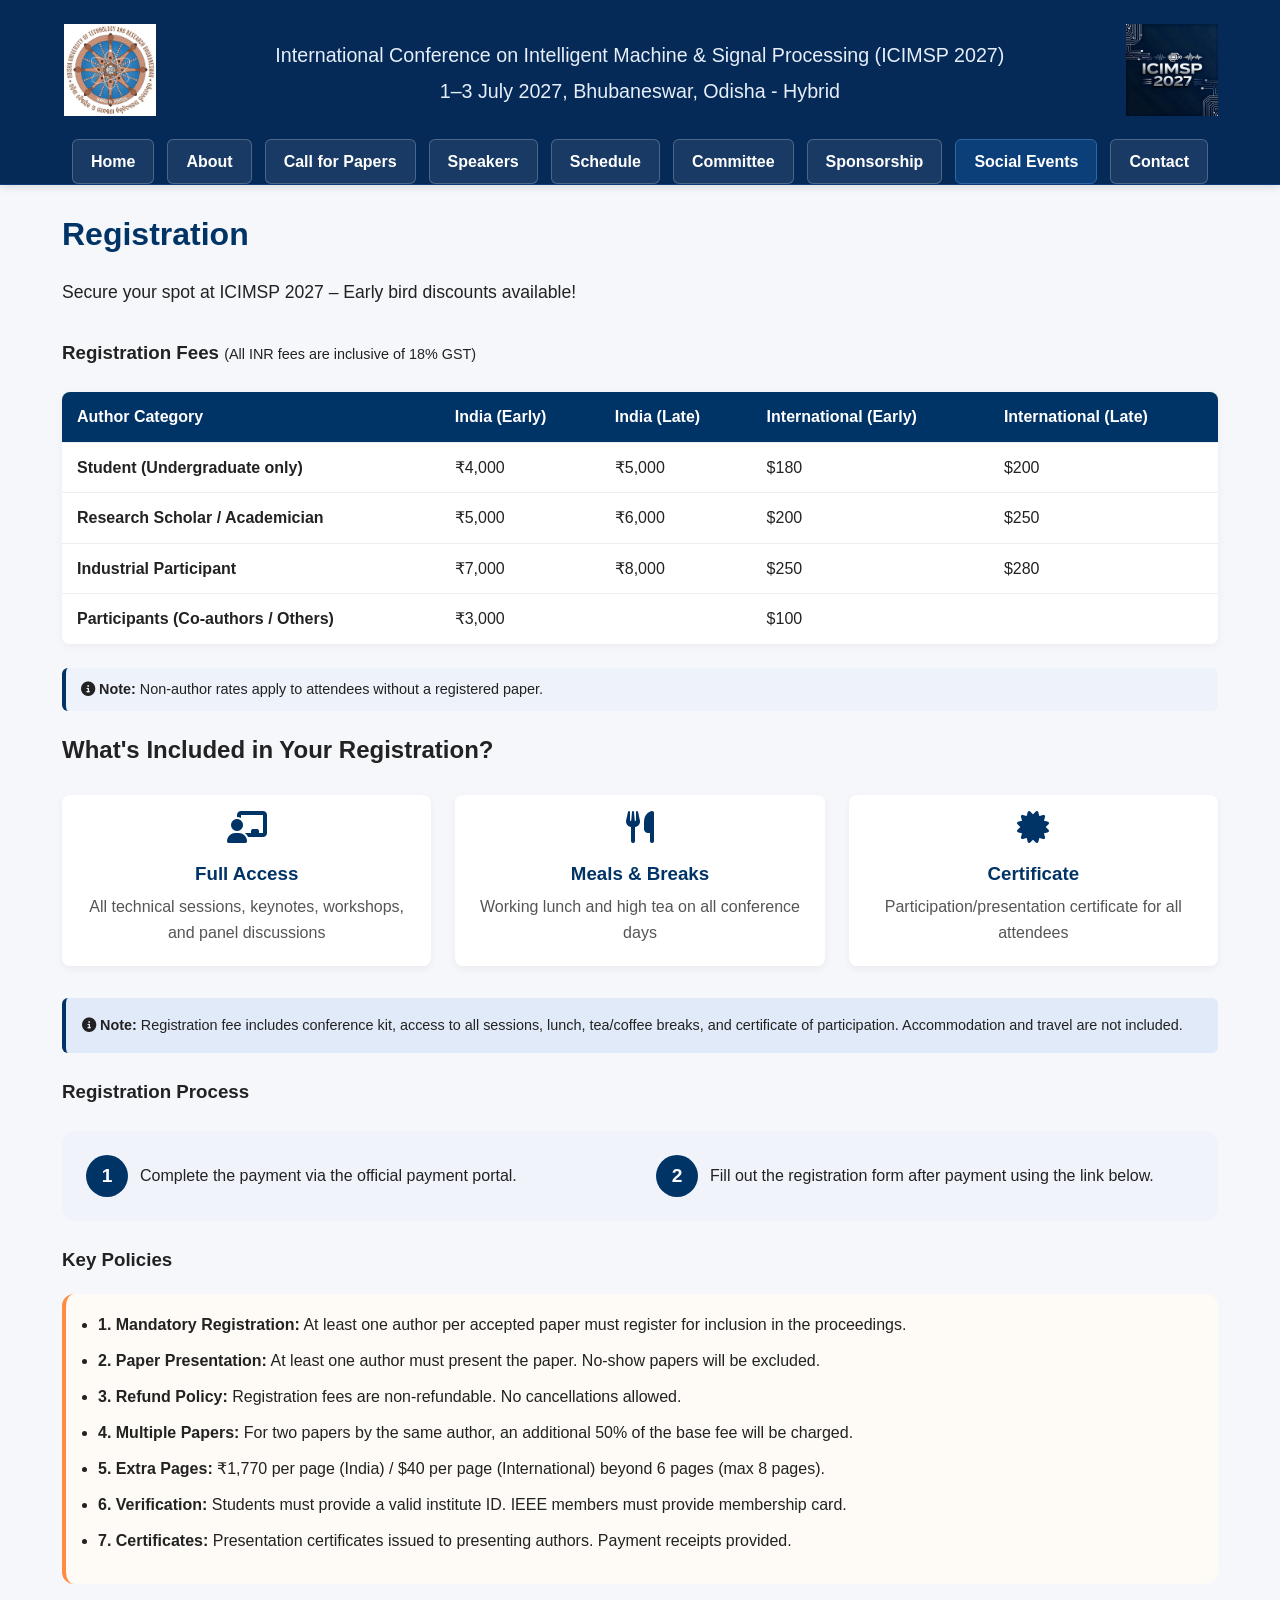
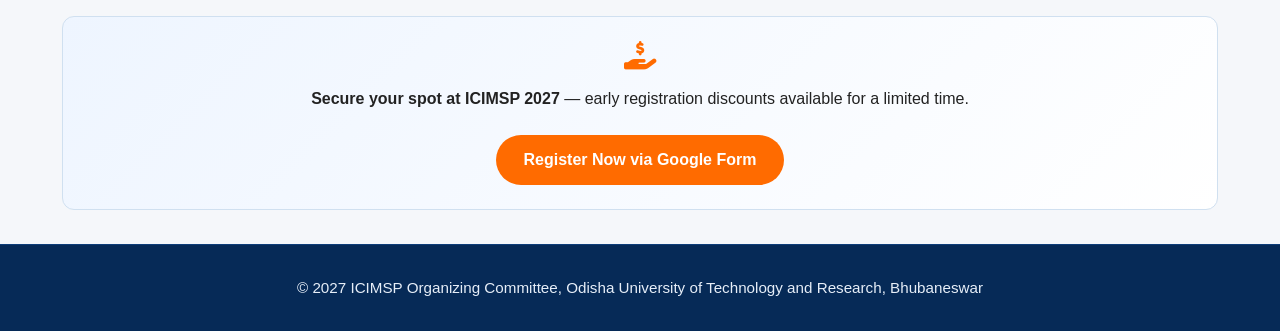
<file: registration.html>
<!DOCTYPE html>
<html lang="en">
<head>
<meta charset="utf-8" />
<meta name="viewport" content="width=device-width, initial-scale=1" />
<title>Registration - ICIMSP 2027</title>
<link rel="stylesheet" href="css/main.css" />
<link rel="stylesheet" href="https://cdnjs.cloudflare.com/ajax/libs/font-awesome/6.5.0/css/all.min.css" />
<style>
  /* Registration page specific styles */
  .pricing-table {
    width: 100%;
    border-collapse: collapse;
    margin: 1.5rem 0;
    background: #fff;
    border-radius: 8px;
    overflow: hidden;
    box-shadow: 0 2px 8px rgba(0,0,0,0.05);
  }
  
  .pricing-table th,
  .pricing-table td {
    padding: 12px 15px;
    text-align: left;
    border-bottom: 1px solid #eee;
  }
  
  .pricing-table th {
    background: #003366;
    color: #fff;
    font-weight: 600;
  }
  
  .pricing-table tr:last-child td {
    border-bottom: none;
  }
  
  .pricing-table tr:hover {
    background: #f5f7fa;
  }
  
  .reg-note {
    background: #eef2fa;
    padding: 10px 15px;
    border-radius: 6px;
    margin: 1rem 0;
    font-size: 0.9rem;
    border-left: 4px solid #003366;
  }
  
  .process-steps {
    display: flex;
    flex-wrap: wrap;
    gap: 2rem;
    margin: 1.5rem 0;
    background: #f0f4fa;
    padding: 1.5rem;
    border-radius: 12px;
  }
  
  .process-step {
    flex: 1;
    min-width: 200px;
    display: flex;
    align-items: center;
    gap: 12px;
  }
  
  .step-icon {
    background: #003366;
    color: #fff;
    width: 42px;
    height: 42px;
    border-radius: 50%;
    display: inline-flex;
    align-items: center;
    justify-content: center;
    font-weight: bold;
    font-size: 1.2rem;
    flex-shrink: 0;
  }
  
  .policy-list {
    background: #fefaf5;
    padding: 1.2rem 2rem;
    border-radius: 12px;
    border-left: 4px solid #ff8c42;
    margin: 1rem 0;
  }
  
  .policy-list li {
    margin-bottom: 0.75rem;
    line-height: 1.5;
  }
  
  .reg-cta {
    background: linear-gradient(135deg, #eef5ff 0%, #ffffff 100%);
    padding: 1.5rem;
    border-radius: 12px;
    margin: 2rem 0;
    text-align: center;
    border: 1px solid #d0e0f0;
  }
  
  .reg-button {
    background: #ff6b00;
    color: #fff;
    padding: 12px 28px;
    border-radius: 40px;
    text-decoration: none;
    font-weight: bold;
    display: inline-block;
    margin-top: 12px;
    transition: background 0.2s;
  }
  
  .reg-button:hover {
    background: #e05a00;
    color: #fff;
  }
  
  .registration-form-container {
    background: #fff;
    padding: 2rem;
    border-radius: 8px;
    box-shadow: 0 2px 8px rgba(0,0,0,0.05);
    margin: 2rem 0;
  }
  
  .form-group {
    margin-bottom: 1.2rem;
  }
  
  .form-group label {
    display: block;
    margin-bottom: 0.5rem;
    font-weight: 600;
    color: #333;
  }
  
  .form-group input,
  .form-group select,
  .form-group textarea {
    width: 100%;
    padding: 10px;
    border: 1px solid #ddd;
    border-radius: 6px;
    font-size: 1rem;
  }
  
  .form-group input:focus,
  .form-group select:focus,
  .form-group textarea:focus {
    outline: none;
    border-color: #003366;
    box-shadow: 0 0 5px rgba(0,51,102,0.21);
  }
  
  .form-row {
    display: grid;
    grid-template-columns: 1fr 1fr;
    gap: 1rem;
  }
  
  .radio-group {
    display: flex;
    gap: 1.5rem;
    align-items: center;
    flex-wrap: wrap;
  }
  
  .radio-group label {
    display: flex;
    align-items: center;
    gap: 0.5rem;
    font-weight: normal;
    margin-bottom: 0;
    cursor: pointer;
  }
  
  .submit-btn {
    background: #003366;
    color: #fff;
    padding: 12px 30px;
    border: none;
    border-radius: 6px;
    font-size: 1rem;
    font-weight: 600;
    cursor: pointer;
    transition: background 0.2s;
  }
  
  .submit-btn:hover {
    background: #004a99;
  }
  
  .note {
    background: #e1eaf8;
    padding: 1rem;
    border-radius: 6px;
    margin: 1.5rem 0;
    font-size: 0.9rem;
    border-left: 4px solid #003366;
  }
  
  @media (max-width: 700px) {
    .form-row {
      grid-template-columns: 1fr;
      gap: 0;
    }
    .registration-form-container {
      padding: 1.5rem;
    }
    .process-steps {
      flex-direction: column;
      gap: 1rem;
    }
    .process-step {
      min-width: auto;
    }
    .radio-group {
      gap: 0.8rem;
    }
  }
</style>
</head>
<body>
<header>
  <div class="header-inner">
    <div class="logo-left">
      <a href="index.html" aria-label="OUTR home">
        <img src="images/outr-logo.png" alt="OUTR Logo" class="logo-large" />
      </a>
    </div>
    <div class="header-center">
      <p>International Conference on Intelligent Machine & Signal Processing (ICIMSP 2027)</p>
      <p>1–3 July 2027, Bhubaneswar, Odisha - Hybrid</p>
    </div>
    <div class="logo-right">
      <a href="index.html" aria-label="ICIMSP 2027 home">
        <img src="images/ICIMSP.png" alt="ICIMSP 2027 Logo" class="logo-large" />
      </a>
    </div>
  </div>
  <nav aria-label="Main navigation">
    <ul class="main-nav">
      <li><a href="index.html">Home</a></li>
      <li><a href="about.html">About</a></li>
      <li><a href="call-for-papers.html">Call for Papers</a></li>
      <li><a href="speakers.html">Speakers</a></li>
      <li><a href="schedule.html">Schedule</a></li>
      <li><a href="committee.html">Committee</a></li>
      <li><a href="sponsorship.html">Sponsorship</a></li>
      <li><a href="social-events.html" class="active">Social Events</a></li>
      <li><a href="contact.html">Contact</a></li>
    </ul>
  </nav>
</header>

<main>
  <div class="container">
    <!-- Page Header -->
    <h1 style="color: #003366; margin: 1.5rem 0 0.5rem 0;">Registration</h1>
    <p style="font-size: 1.1rem; margin-bottom: 2rem;">Secure your spot at ICIMSP 2027 – Early bird discounts available!</p>

    <!-- Registration Fees Table -->
    <h3>Registration Fees <span style="font-size: 0.9rem; font-weight: normal;">(All INR fees are inclusive of 18% GST)</span></h3>
    <table class="pricing-table">
      <thead>
        <tr>
          <th>Author Category</th>
          <th>India (Early)</th>
          <th>India (Late)</th>
          <th>International (Early)</th>
          <th>International (Late)</th>
        </tr>
      </thead>
      <tbody>
        <tr>
          <td><strong>Student (Undergraduate only)</strong></td>
          <td>₹4,000</td>
          <td>₹5,000</td>
          <td>$180</td>
          <td>$200</td>
        </tr>
        <tr>
          <td><strong>Research Scholar / Academician</strong></td>
          <td>₹5,000</td>
          <td>₹6,000</td>
          <td>$200</td>
          <td>$250</td>
        </tr>
        <tr>
          <td><strong>Industrial Participant</strong></td>
          <td>₹7,000</td>
          <td>₹8,000</td>
          <td>$250</td>
          <td>$280</td>
        </tr>
        <tr>
          <td><strong>Participants (Co-authors / Others)</strong></td>
          <td colspan="2">₹3,000</td>
          <td colspan="2">$100</td>
        </tr>
      </tbody>
    </table>
    <div class="reg-note">
      <i class="fas fa-info-circle"></i> <strong>Note:</strong> Non-author rates apply to attendees without a registered paper.
    </div>

    <!-- What's Included -->
    <h2>What's Included in Your Registration?</h2>
    <div class="grid-three-cards" style="margin-bottom: 2rem;">
      <div class="info-card">
        <i class="fas fa-chalkboard-user"></i>
        <h3>Full Access</h3>
        <p>All technical sessions, keynotes, workshops, and panel discussions</p>
      </div>
      <div class="info-card">
        <i class="fas fa-utensils"></i>
        <h3>Meals & Breaks</h3>
        <p>Working lunch and high tea on all conference days</p>
      </div>
      <div class="info-card">
        <i class="fas fa-certificate"></i>
        <h3>Certificate</h3>
        <p>Participation/presentation certificate for all attendees</p>
      </div>
    </div>

    <div class="note">
      <i class="fas fa-info-circle"></i>
      <strong>Note:</strong> Registration fee includes conference kit, access to all sessions, lunch, tea/coffee breaks, and certificate of participation. Accommodation and travel are not included.
    </div>

    <!-- Registration Process -->
    <h3>Registration Process</h3>
    <div class="process-steps">
      <div class="process-step">
        <span class="step-icon">1</span>
        <span>Complete the payment via the official payment portal.</span>
      </div>
      <div class="process-step">
        <span class="step-icon">2</span>
        <span>Fill out the registration form after payment using the link below.</span>
      </div>
    </div>

    <!-- Key Policies -->
    <h3>Key Policies</h3>
    <ul class="policy-list">
      <li><strong>1. Mandatory Registration:</strong> At least one author per accepted paper must register for inclusion in the proceedings.</li>
      <li><strong>2. Paper Presentation:</strong> At least one author must present the paper. No-show papers will be excluded.</li>
      <li><strong>3. Refund Policy:</strong> Registration fees are non-refundable. No cancellations allowed.</li>
      <li><strong>4. Multiple Papers:</strong> For two papers by the same author, an additional 50% of the base fee will be charged.</li>
      <li><strong>5. Extra Pages:</strong> ₹1,770 per page (India) / $40 per page (International) beyond 6 pages (max 8 pages).</li>
      <li><strong>6. Verification:</strong> Students must provide a valid institute ID. IEEE members must provide membership card.</li>
      <li><strong>7. Certificates:</strong> Presentation certificates issued to presenting authors. Payment receipts provided.</li>
    </ul>

   
    <!-- CTA Box -->
    <div class="reg-cta">
      <i class="fas fa-hand-holding-usd" style="font-size: 1.8rem; color:#ff6b00;"></i>
      <p style="margin: 12px 0;"><strong>Secure your spot at ICIMSP 2027</strong> — early registration discounts available for a limited time.</p>
      <a href="https://forms.gle/Do6Y4G2pq2TZL4bT9" class="reg-button" target="_blank">Register Now via Google Form</a>
    </div>
  </div>
</main>

<footer>
  <p>&copy; 2027 ICIMSP Organizing Committee, Odisha University of Technology and Research, Bhubaneswar</p>
</footer>

</body>
</html>
</file>
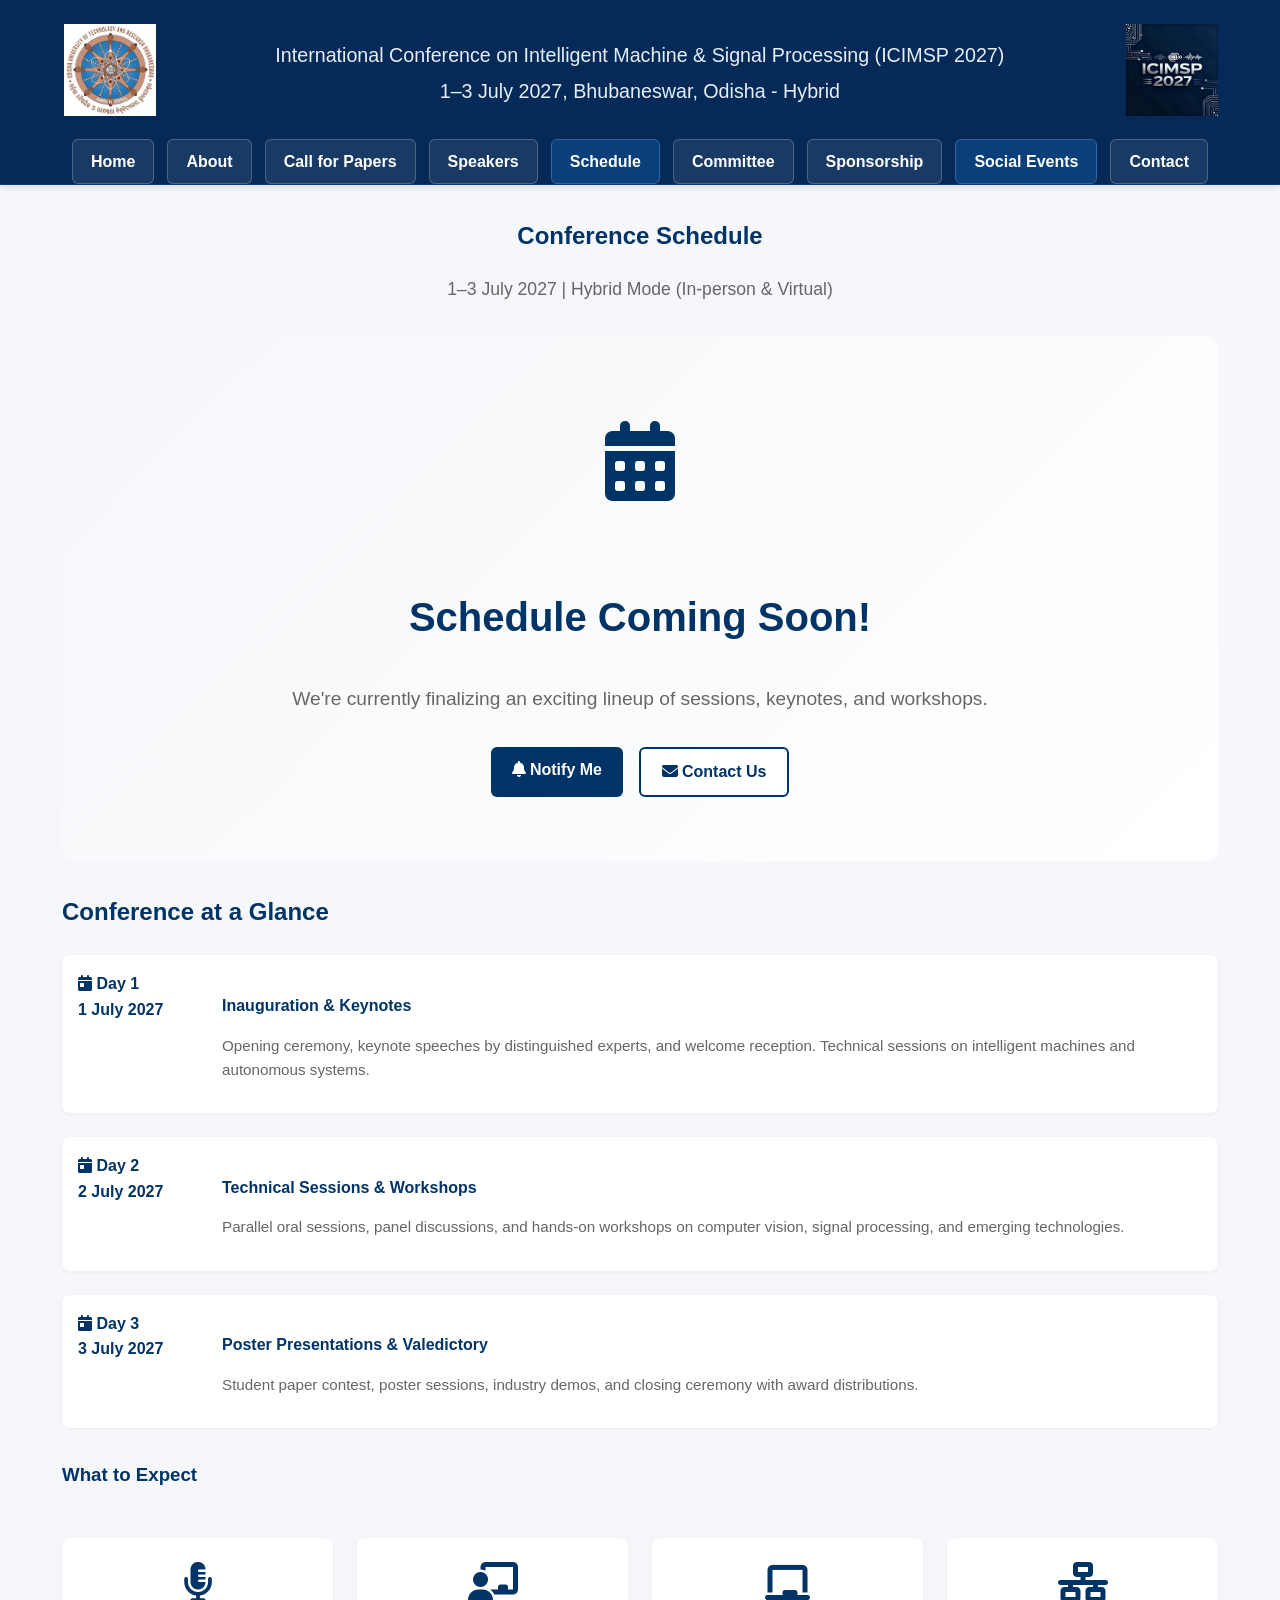
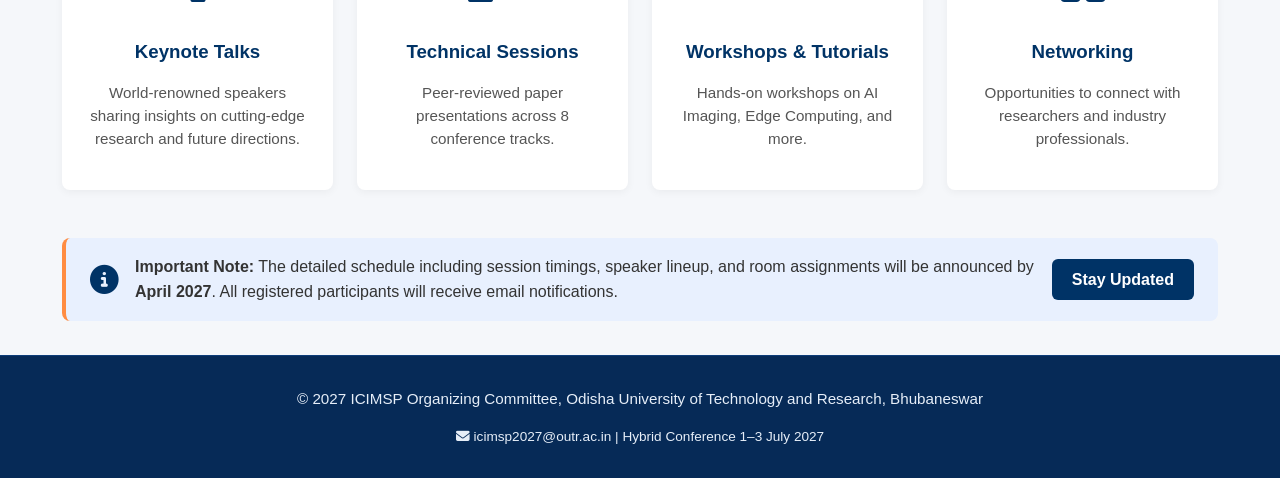
<file: schedule.html>
<!DOCTYPE html>
<html lang="en">
<head>
<meta charset="utf-8" />
<meta name="viewport" content="width=device-width, initial-scale=1" />
<title>Schedule - ICIMSP 2027</title>
<link rel="stylesheet" href="css/main.css" />
<link rel="stylesheet" href="https://cdnjs.cloudflare.com/ajax/libs/font-awesome/6.5.0/css/all.min.css" />
<style>
  /* Schedule page specific styles */
  .coming-soon-container {
    display: flex;
    flex-direction: column;
    align-items: center;
    justify-content: center;
    text-align: center;
    padding: 4rem 2rem;
    background: linear-gradient(135deg, #f5f7fa 0%, #ffffff 100%);
    border-radius: 12px;
    margin: 2rem 0;
  }
  
  .coming-soon-icon {
    font-size: 5rem;
    color: #003366;
    margin-bottom: 1.5rem;
    animation: pulse 2s infinite;
  }
  
  @keyframes pulse {
    0% {
      transform: scale(1);
      opacity: 1;
    }
    50% {
      transform: scale(1.1);
      opacity: 0.8;
    }
    100% {
      transform: scale(1);
      opacity: 1;
    }
  }
  
  .coming-soon-title {
    font-size: 2.5rem;
    color: #003366;
    margin-bottom: 1rem;
    font-weight: 700;
  }
  
  .coming-soon-subtitle {
    font-size: 1.2rem;
    color: #666;
    margin-bottom: 2rem;
  }
  
  .schedule-info-grid {
    display: grid;
    grid-template-columns: repeat(auto-fit, minmax(250px, 1fr));
    gap: 24px;
    margin: 3rem 0;
  }
  
  .info-card-schedule {
    background: #fff;
    border-radius: 8px;
    padding: 1.5rem;
    text-align: center;
    box-shadow: 0 2px 8px rgba(0,0,0,0.05);
    transition: transform 0.2s;
  }
  
  .info-card-schedule:hover {
    transform: translateY(-5px);
    box-shadow: 0 4px 16px rgba(0,0,0,0.1);
  }
  
  .info-card-schedule i {
    font-size: 2.5rem;
    color: #003366;
    margin-bottom: 1rem;
  }
  
  .info-card-schedule h3 {
    color: #003366;
    margin-bottom: 0.75rem;
  }
  
  .info-card-schedule p {
    color: #555;
    font-size: 0.95rem;
    line-height: 1.5;
  }
  
  .notification-box {
    background: #e8f0fe;
    border-left: 4px solid #ff8c42;
    padding: 1rem 1.5rem;
    border-radius: 8px;
    margin: 2rem 0;
    display: flex;
    align-items: center;
    gap: 1rem;
    flex-wrap: wrap;
  }
  
  .notification-box i {
    font-size: 1.8rem;
    color: #003366;
  }
  
  .notification-box p {
    flex: 1;
    margin: 0;
    color: #333;
  }
  
  .notification-box .btn-small {
    background: #003366;
    color: #fff;
    padding: 8px 20px;
    border-radius: 6px;
    text-decoration: none;
    font-weight: 600;
    transition: background 0.2s;
  }
  
  .notification-box .btn-small:hover {
    background: #004a99;
  }
  
  .overview-timeline {
    margin: 2rem 0;
  }
  
  .timeline-item {
    display: flex;
    gap: 1.5rem;
    margin-bottom: 1.5rem;
    padding: 1rem;
    background: #fff;
    border-radius: 8px;
    box-shadow: 0 1px 4px rgba(0,0,0,0.05);
  }
  
  .timeline-date {
    min-width: 120px;
    font-weight: 700;
    color: #003366;
  }
  
  .timeline-content h4 {
    color: #003366;
    margin-bottom: 0.5rem;
  }
  
  .timeline-content p {
    color: #666;
    font-size: 0.95rem;
  }
  
  @media (max-width: 700px) {
    .timeline-item {
      flex-direction: column;
      gap: 0.5rem;
    }
    .timeline-date {
      min-width: auto;
    }
    .coming-soon-title {
      font-size: 1.8rem;
    }
  }
</style>
</head>
<body>
<header>
  <div class="header-inner">
    <div class="logo-left">
      <a href="index.html" aria-label="OUTR home">
        <img src="images/outr-logo.png" alt="OUTR Logo" class="logo-large" />
      </a>
    </div>
    <div class="header-center">
      <p>International Conference on Intelligent Machine & Signal Processing (ICIMSP 2027)</p>
      <p>1–3 July 2027, Bhubaneswar, Odisha - Hybrid</p>
    </div>
    <div class="logo-right">
      <a href="index.html" aria-label="ICIMSP 2027 home">
        <img src="images/ICIMSP.png" alt="ICIMSP 2027 Logo" class="logo-large" />
      </a>
    </div>
  </div>
  <nav aria-label="Main navigation">
    <ul class="main-nav">
      <li><a href="index.html">Home</a></li>
      <li><a href="about.html">About</a></li>
      <li><a href="call-for-papers.html">Call for Papers</a></li>
      <li><a href="speakers.html">Speakers</a></li>
      <li><a href="schedule.html" class="active">Schedule</a></li>
      <li><a href="committee.html">Committee</a></li>
      <li><a href="sponsorship.html">Sponsorship</a></li>
      <li><a href="social-events.html" class="active">Social Events</a></li>
      <li><a href="contact.html">Contact</a></li>
    </ul>
  </nav>
</header>

<main>
  <div class="container">
    <!-- Page Header -->
    <section style="text-align: center; margin: 2rem 0 1rem;">
      <h1 style="color: #003366;">Conference Schedule</h1>
      <p style="font-size: 1.1rem; color: #666;">1–3 July 2027 | Hybrid Mode (In-person & Virtual)</p>
    </section>

    <!-- Coming Soon Message -->
    <div class="coming-soon-container">
      <div class="coming-soon-icon">
        <b class="fas fa-calendar-alt"></b>
      </div>
      <h2 class="coming-soon-title">Schedule Coming Soon!</h2>
      <p class="coming-soon-subtitle">We're currently finalizing an exciting lineup of sessions, keynotes, and workshops.</p>
      <div style="display: flex; gap: 1rem; flex-wrap: wrap; justify-content: center;">
        <a href="#notify" class="btn" onclick="alert('Notification feature coming soon. Please check back later!')">
          <i class="fas fa-bell"></i> Notify Me
        </a>
        <a href="contact.html" class="btn secondary">
          <i class="fas fa-envelope"></i> Contact Us
        </a>
      </div>
    </div>

    <!-- Conference Overview Section -->
    <section class="overview-timeline">
      <h2 style="color: #003366; margin-bottom: 1.5rem;">Conference at a Glance</h2>
      <div class="timeline-item">
        <div class="timeline-date">
          <i class="fas fa-calendar-day"></i> Day 1<br>
          <strong>1 July 2027</strong>
        </div>
        <div class="timeline-content">
          <h4>Inauguration & Keynotes</h4>
          <p>Opening ceremony, keynote speeches by distinguished experts, and welcome reception. Technical sessions on intelligent machines and autonomous systems.</p>
        </div>
      </div>
      <div class="timeline-item">
        <div class="timeline-date">
          <i class="fas fa-calendar-day"></i> Day 2<br>
          <strong>2 July 2027</strong>
        </div>
        <div class="timeline-content">
          <h4>Technical Sessions & Workshops</h4>
          <p>Parallel oral sessions, panel discussions, and hands-on workshops on computer vision, signal processing, and emerging technologies.</p>
        </div>
      </div>
      <div class="timeline-item">
        <div class="timeline-date">
          <i class="fas fa-calendar-day"></i> Day 3<br>
          <strong>3 July 2027</strong>
        </div>
        <div class="timeline-content">
          <h4>Poster Presentations & Valedictory</h4>
          <p>Student paper contest, poster sessions, industry demos, and closing ceremony with award distributions.</p>
        </div>
      </div>
    </section>

    <!-- What to Expect -->
    <h3 style="color: #003366; margin: 2rem 0 1rem;">What to Expect</h3>
    <div class="schedule-info-grid">
      <div class="info-card-schedule">
        <i class="fas fa-microphone-alt"></i>
        <h3>Keynote Talks</h3>
        <p>World-renowned speakers sharing insights on cutting-edge research and future directions.</p>
      </div>
      <div class="info-card-schedule">
        <i class="fas fa-chalkboard-teacher"></i>
        <h3>Technical Sessions</h3>
        <p>Peer-reviewed paper presentations across 8 conference tracks.</p>
      </div>
      <div class="info-card-schedule">
        <i class="fas fa-chalkboard"></i>
        <h3>Workshops & Tutorials</h3>
        <p>Hands-on workshops on AI Imaging, Edge Computing, and more.</p>
      </div>
      <div class="info-card-schedule">
        <i class="fas fa-network-wired"></i>
        <h3>Networking</h3>
        <p>Opportunities to connect with researchers and industry professionals.</p>
      </div>
    </div>

    <!-- Important Notes -->
    <div class="notification-box">
      <i class="fas fa-info-circle"></i>
      <p><strong>Important Note:</strong> The detailed schedule including session timings, speaker lineup, and room assignments will be announced by <strong>April 2027</strong>. All registered participants will receive email notifications.</p>
      <a href="contact.html" class="btn-small">Stay Updated</a>
    </div>   
    </div>
  </div>
</main>

<footer>
  <p>&copy; 2027 ICIMSP Organizing Committee, Odisha University of Technology and Research, Bhubaneswar</p>
  <p style="font-size: 0.85rem; margin-top: 6px;">
    <i class="fas fa-envelope"></i> icimsp2027@outr.ac.in | Hybrid Conference 1–3 July 2027
  </p>
</footer>

<style>
  .btn-outline {
    background: transparent;
    color: #003366;
    border: 2px solid #003366;
    padding: 8px 20px;
    border-radius: 6px;
    text-decoration: none;
    font-weight: 600;
    display: inline-block;
    transition: all 0.2s;
  }
  .btn-outline:hover {
    background: #003366;
    color: #fff;
  }
</style>
</body>
</html>
</file>
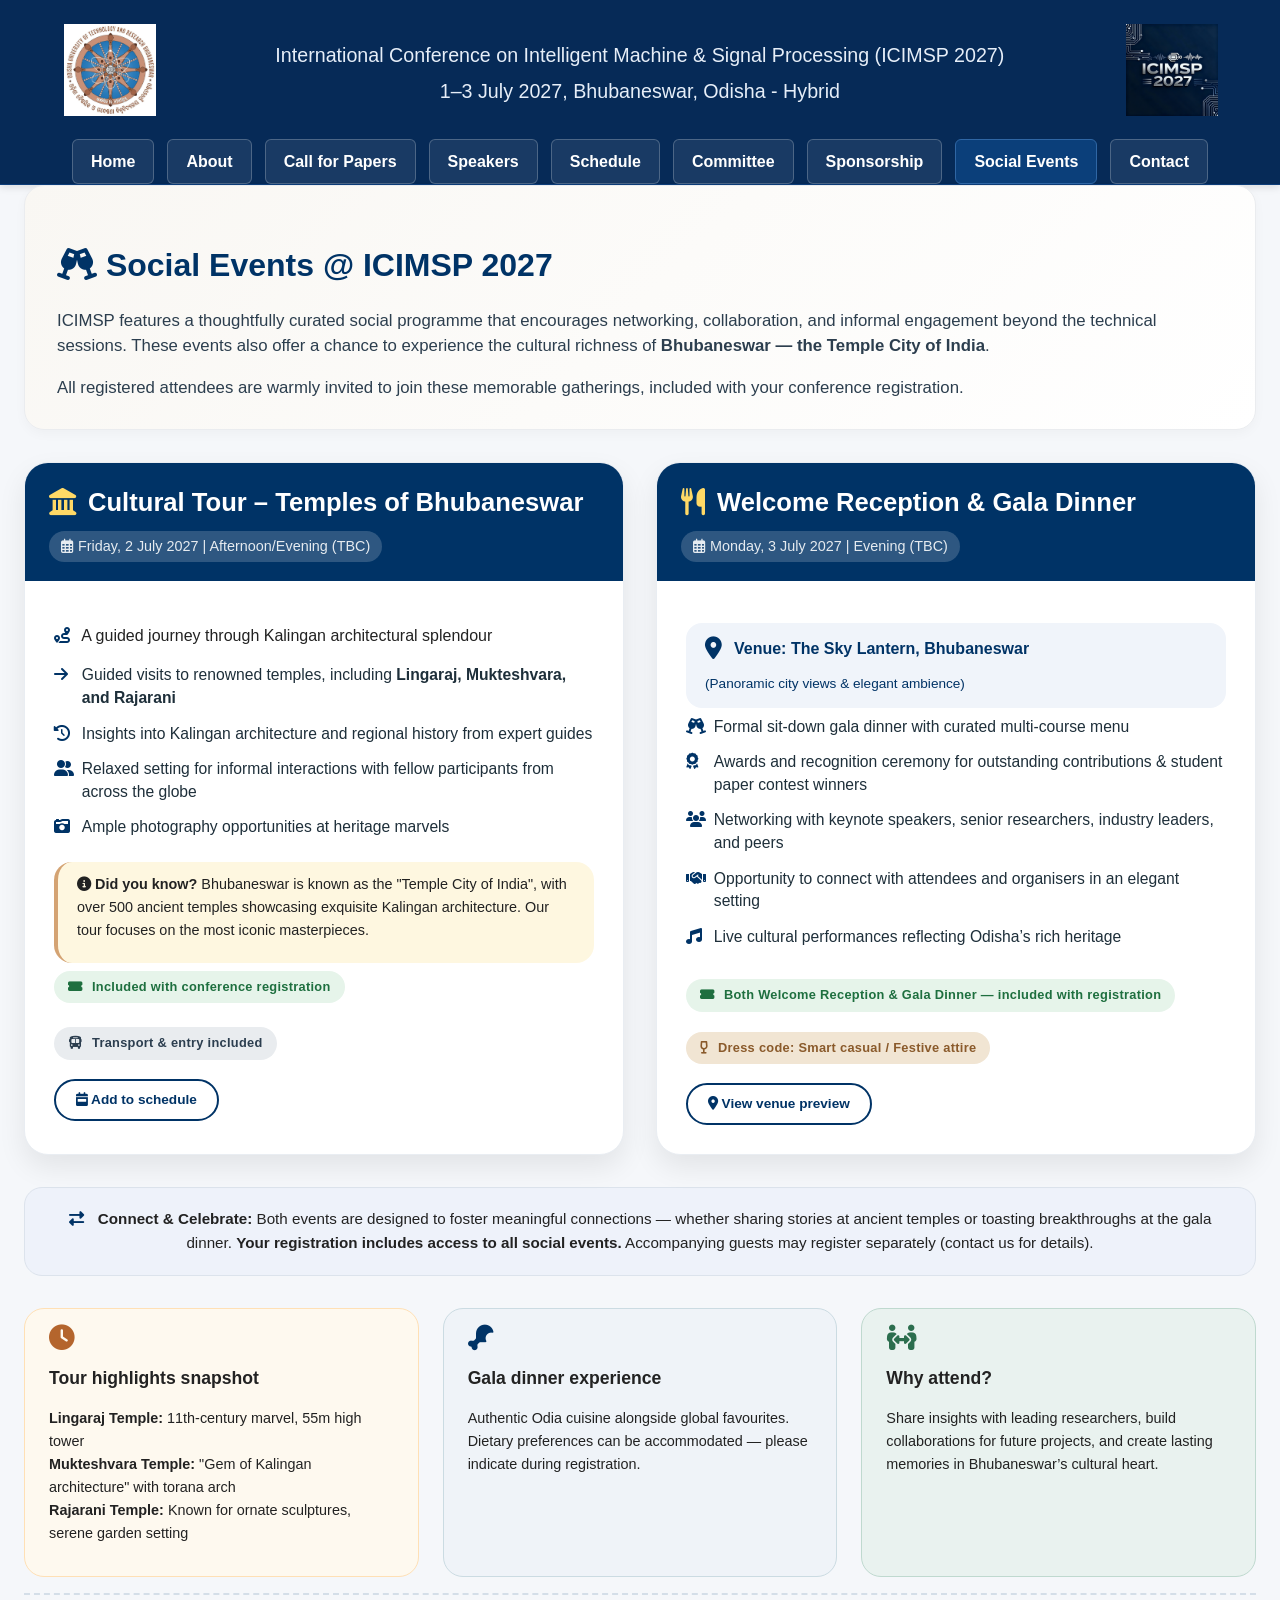
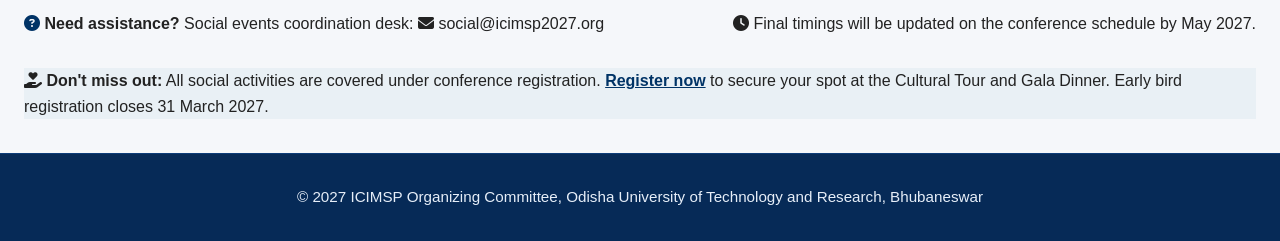
<file: social-events.html>
<!DOCTYPE html>
<html lang="en">
<head>
<meta charset="utf-8" />
<meta name="viewport" content="width=device-width, initial-scale=1" />
<title>Social Events - ICIMSP 2027</title>
<link rel="stylesheet" href="css/main.css" />
<link rel="stylesheet" href="https://cdnjs.cloudflare.com/ajax/libs/font-awesome/6.5.0/css/all.min.css" />
<style>
  /* ========== Social Events Page Specific Styles ========== */
  
  /* Hero / intro section for social events */
  .events-intro {
    background: linear-gradient(135deg, #f9f7f3 0%, #fff 100%);
    border-radius: 20px;
    padding: 2rem 2rem 1.8rem 2rem;
    margin-bottom: 2rem;
    box-shadow: 0 4px 12px rgba(0,0,0,0.03);
    border: 1px solid #eaecef;
  }
  
  .events-intro p {
    font-size: 1.05rem;
    line-height: 1.5;
    color: #2c3e4e;
  }
  
  /* Two-column layout for social cards */
  .social-grid {
    display: flex;
    gap: 2rem;
    flex-wrap: wrap;
    margin-bottom: 2rem;
  }
  
  .social-card {
    flex: 1;
    min-width: 280px;
    background: #ffffff;
    border-radius: 24px;
    box-shadow: 0 12px 28px rgba(0,0,0,0.08);
    overflow: hidden;
    transition: transform 0.2s ease, box-shadow 0.2s ease;
    border: 1px solid #e9edf2;
  }
  
  .social-card:hover {
    transform: translateY(-4px);
    box-shadow: 0 20px 32px rgba(0,0,0,0.12);
  }
  
  .card-header {
    background: #003366;
    padding: 1.2rem 1.5rem;
    color: white;
  }
  
  .card-header h2 {
    margin: 0;
    font-size: 1.6rem;
    font-weight: 600;
    display: flex;
    align-items: center;
    gap: 12px;
  }
  
  .card-header h2 i {
    font-size: 1.7rem;
    color: #ffd966;
  }
  
  .card-header .event-date {
    margin-top: 8px;
    font-size: 0.9rem;
    opacity: 0.9;
    display: inline-block;
    background: rgba(255,255,255,0.2);
    padding: 4px 12px;
    border-radius: 30px;
  }
  
  .card-body {
    padding: 1.6rem 1.8rem 1.8rem;
  }
  
  .highlight-list {
    list-style: none;
    padding: 0;
    margin: 0 0 1.4rem 0;
  }
  
  .highlight-list li {
    margin-bottom: 0.8rem;
    padding-left: 28px;
    position: relative;
    font-size: 0.98rem;
    line-height: 1.45;
    color: #1e2f3a;
  }
  
  .highlight-list li i {
    position: absolute;
    left: 0;
    top: 2px;
    color: #003366;
    font-size: 1rem;
    width: 20px;
  }
  
  .badge-included {
    background: #e6f4ea;
    color: #1e6f3f;
    border-radius: 40px;
    padding: 6px 14px;
    font-size: 0.8rem;
    font-weight: 600;
    display: inline-block;
    margin-top: 0.5rem;
    letter-spacing: 0.3px;
  }
  
  .badge-included i {
    margin-right: 6px;
    font-size: 0.8rem;
  }
  
  .temples-glimpse {
    background: #fef7e0;
    border-radius: 18px;
    padding: 0.2rem 1.2rem 0.8rem 1.2rem;
    margin-top: 1.2rem;
    border-left: 4px solid #d4a373;
  }
  
  .temples-glimpse p {
    margin: 0.5rem 0;
    font-size: 0.9rem;
  }
  
  .venue-highlight {
    background: #f0f4fa;
    border-radius: 16px;
    padding: 0.8rem 1.2rem;
    margin: 1rem 0 0.5rem;
    display: flex;
    align-items: center;
    gap: 12px;
    flex-wrap: wrap;
  }
  
  .venue-highlight i {
    font-size: 1.4rem;
    color: #003366;
  }
  
  .venue-highlight span {
    font-weight: 600;
    color: #003366;
  }
  
  .btn-event {
    display: inline-block;
    margin-top: 1.2rem;
    background: transparent;
    border: 2px solid #003366;
    color: #003366;
    padding: 8px 20px;
    border-radius: 40px;
    font-weight: 600;
    font-size: 0.85rem;
    transition: all 0.2s;
    text-decoration: none;
  }
  
  .btn-event:hover {
    background: #003366;
    color: #fff;
  }
  
  .extra-note {
    background: #eef2fa;
    padding: 1.2rem 1.8rem;
    border-radius: 18px;
    text-align: center;
    margin: 0.5rem 0 1rem;
    font-size: 0.95rem;
    border: 1px solid #dce3ec;
  }
  
  .extra-note i {
    margin-right: 10px;
    color: #003366;
  }
  
  /* Responsive */
  @media (max-width: 780px) {
    .social-grid {
      flex-direction: column;
    }
    .card-header h2 {
      font-size: 1.3rem;
    }
    .card-body {
      padding: 1.2rem;
    }
  }
  
  /* global consistency with original header/footer */
  .container {
    max-width: 1280px;
    margin: 0 auto;
    padding: 0 24px;
  }
  
  .btn, .btn-outline {
    transition: all 0.2s;
  }
</style>
</head>
<body>
<header>
  <div class="header-inner">
    <div class="logo-left">
      <a href="index.html" aria-label="OUTR home">
        <img src="images/outr-logo.png" alt="OUTR Logo" class="logo-large" />
      </a>
    </div>
    <div class="header-center">
      <p>International Conference on Intelligent Machine & Signal Processing (ICIMSP 2027)</p>
      <p>1–3 July 2027, Bhubaneswar, Odisha - Hybrid</p>
    </div>
    <div class="logo-right">
      <a href="index.html" aria-label="ICIMSP 2027 home">
        <img src="images/ICIMSP.png" alt="ICIMSP 2027 Logo" class="logo-large" />
      </a>
    </div>
  </div>
  <nav aria-label="Main navigation">
    <ul class="main-nav">
      <li><a href="index.html">Home</a></li>
      <li><a href="about.html">About</a></li>
      <li><a href="call-for-papers.html">Call for Papers</a></li>
      <li><a href="speakers.html">Speakers</a></li>
      <li><a href="schedule.html">Schedule</a></li>
      <li><a href="committee.html">Committee</a></li>
      <li><a href="sponsorship.html">Sponsorship</a></li>
      <li><a href="social-events.html" class="active">Social Events</a></li>
      <li><a href="contact.html">Contact</a></li>
    </ul>
  </nav>
</header>

<main>
  <div class="container">
    <!-- Social Events Hero / Description -->
    <div class="events-intro">
      <h1 style="color: #003366; margin-bottom: 0.5rem;"><i class="fas fa-glass-cheers"></i> Social Events @ ICIMSP 2027</h1>
      <p>ICIMSP features a thoughtfully curated social programme that encourages networking, collaboration, and informal engagement beyond the technical sessions. These events also offer a chance to experience the cultural richness of <strong>Bhubaneswar — the Temple City of India</strong>.</p>
      <p style="margin-bottom: 0;">All registered attendees are warmly invited to join these memorable gatherings, included with your conference registration.</p>
    </div>

    <!-- Two main event cards -->
    <div class="social-grid">
      <!-- Cultural Tour Card -->
      <div class="social-card">
        <div class="card-header">
          <h2><i class="fas fa-landmark"></i> Cultural Tour – Temples of Bhubaneswar</h2>
          <div class="event-date"><i class="far fa-calendar-alt"></i> Friday, 2 July 2027 | Afternoon/Evening (TBC)</div>
        </div>
        <div class="card-body">
          <p style="font-size:1rem; font-weight:500; margin-bottom:1rem;"><i class="fas fa-route" style="color:#003366; margin-right:8px;"></i> A guided journey through Kalingan architectural splendour</p>
          <ul class="highlight-list">
            <li><i class="fas fa-arrow-right"></i> Guided visits to renowned temples, including <strong>Lingaraj, Mukteshvara, and Rajarani</strong></li>
            <li><i class="fas fa-history"></i> Insights into Kalingan architecture and regional history from expert guides</li>
            <li><i class="fas fa-user-friends"></i> Relaxed setting for informal interactions with fellow participants from across the globe</li>
            <li><i class="fas fa-camera-retro"></i> Ample photography opportunities at heritage marvels</li>
          </ul>
          <div class="temples-glimpse">
            <p><i class="fas fa-info-circle"></i> <strong>Did you know?</strong> Bhubaneswar is known as the "Temple City of India", with over 500 ancient temples showcasing exquisite Kalingan architecture. Our tour focuses on the most iconic masterpieces.</p>
          </div>
          <div class="badge-included"><i class="fas fa-ticket-alt"></i> Included with conference registration</div>
          <div style="margin-top: 16px;">
            <span class="badge-included" style="background:#e9ecef; color:#2c3e4f;"><i class="fas fa-bus"></i> Transport & entry included</span>
          </div>
          <a href="#" class="btn-event"><i class="fas fa-calendar-week"></i> Add to schedule</a>
        </div>
      </div>

      <!-- Welcome Reception & Gala Dinner Card -->
      <div class="social-card">
        <div class="card-header">
          <h2><i class="fas fa-utensils"></i> Welcome Reception & Gala Dinner</h2>
          <div class="event-date"><i class="far fa-calendar-alt"></i> Monday, 3 July 2027 | Evening (TBC)</div>
        </div>
        <div class="card-body">
          <div class="venue-highlight">
            <i class="fas fa-location-dot"></i>
            <span>Venue: The Sky Lantern, Bhubaneswar</span> 
            <span style="font-size:0.85rem; font-weight:normal;">(Panoramic city views & elegant ambience)</span>
          </div>
          <ul class="highlight-list">
            <li><i class="fas fa-champagne-glasses"></i> Formal sit-down gala dinner with curated multi-course menu</li>
            <li><i class="fas fa-award"></i> Awards and recognition ceremony for outstanding contributions & student paper contest winners</li>
            <li><i class="fas fa-users"></i> Networking with keynote speakers, senior researchers, industry leaders, and peers</li>
            <li><i class="fas fa-handshake"></i> Opportunity to connect with attendees and organisers in an elegant setting</li>
            <li><i class="fas fa-music"></i> Live cultural performances reflecting Odisha’s rich heritage</li>
          </ul>
          <div class="badge-included"><i class="fas fa-ticket-alt"></i> Both Welcome Reception & Gala Dinner — included with registration</div>
          <div style="margin-top: 12px;">
            <span class="badge-included" style="background:#f1e5d3; color:#8a5a2b;"><i class="fas fa-wine-glass-alt"></i> Dress code: Smart casual / Festive attire</span>
          </div>
          <a href="#" class="btn-event"><i class="fas fa-map-marker-alt"></i> View venue preview</a>
        </div>
      </div>
    </div>

    <!-- Joint highlights and extra networking info -->
    <div class="extra-note">
      <i class="fas fa-exchange-alt"></i> <strong>Connect & Celebrate:</strong> Both events are designed to foster meaningful connections — whether sharing stories at ancient temples or toasting breakthroughs at the gala dinner. <strong>Your registration includes access to all social events.</strong> Accompanying guests may register separately (contact us for details).
    </div>

    <!-- cultural schedule details in a charming row -->
    <div style="display: flex; flex-wrap: wrap; gap: 1.5rem; margin: 2rem 0 1rem;">
      <div style="flex:1; min-width: 200px; background: #fef9ef; border-radius: 20px; padding: 1rem 1.5rem; border: 1px solid #ffe0b5;">
        <i class="fas fa-clock" style="font-size: 1.6rem; color: #b4652d;"></i>
        <h3 style="margin: 10px 0 5px 0; font-size: 1.1rem;">Tour highlights snapshot</h3>
        <p style="font-size:0.9rem"><strong>Lingaraj Temple:</strong> 11th-century marvel, 55m high tower<br>
        <strong>Mukteshvara Temple:</strong> "Gem of Kalingan architecture" with torana arch<br>
        <strong>Rajarani Temple:</strong> Known for ornate sculptures, serene garden setting</p>
      </div>
      <div style="flex:1; min-width: 200px; background: #eff3f8; border-radius: 20px; padding: 1rem 1.5rem; border: 1px solid #cbdbe2;">
        <i class="fas fa-drumstick-bite" style="font-size: 1.6rem; color: #003366;"></i>
        <h3 style="margin: 10px 0 5px 0; font-size: 1.1rem;">Gala dinner experience</h3>
        <p style="font-size:0.9rem">Authentic Odia cuisine alongside global favourites. Dietary preferences can be accommodated — please indicate during registration.</p>
      </div>
      <div style="flex:1; min-width: 200px; background: #e9f2ef; border-radius: 20px; padding: 1rem 1.5rem; border: 1px solid #bfd9cf;">
        <i class="fas fa-people-arrows" style="font-size: 1.6rem; color: #2c6e4e;"></i>
        <h3 style="margin: 10px 0 5px 0; font-size: 1.1rem;">Why attend?</h3>
        <p style="font-size:0.9rem">Share insights with leading researchers, build collaborations for future projects, and create lasting memories in Bhubaneswar’s cultural heart.</p>
      </div>
    </div>

    <!-- Quick info / Timing reminder block -->
    <div style="border-top: 2px dashed #d4dee8; margin: 0.8rem 0 1.5rem; padding: 1rem 0 0.5rem;">
      <div style="display: flex; flex-wrap: wrap; justify-content: space-between; align-items: center; gap: 12px;">
        <div><i class="fas fa-question-circle" style="color: #003366;"></i> <strong>Need assistance?</strong> Social events coordination desk: <i class="fas fa-envelope"></i> social@icimsp2027.org</div>
        <div><i class="fas fa-clock"></i> Final timings will be updated on the conference schedule by May 2027.</div>
      </div>
    </div>

    <!-- Registration callout (connects to registration page) -->
    <div class="springer-notice" style="background: #e9f0f5; border-left-color:#d4af37; margin-top: 0.5rem; margin-bottom: 2rem;">
      <i class="fas fa-hand-holding-heart"></i> <strong>Don't miss out:</strong> All social activities are covered under conference registration. <a href="registration.html" style="color: #003366; font-weight: 600; text-decoration: underline;">Register now</a> to secure your spot at the Cultural Tour and Gala Dinner. Early bird registration closes 31 March 2027.
    </div>

  </div>
</main>

<footer>
  <p>&copy; 2027 ICIMSP Organizing Committee, Odisha University of Technology and Research, Bhubaneswar</p>
</footer>

</body>
</html>
</file>
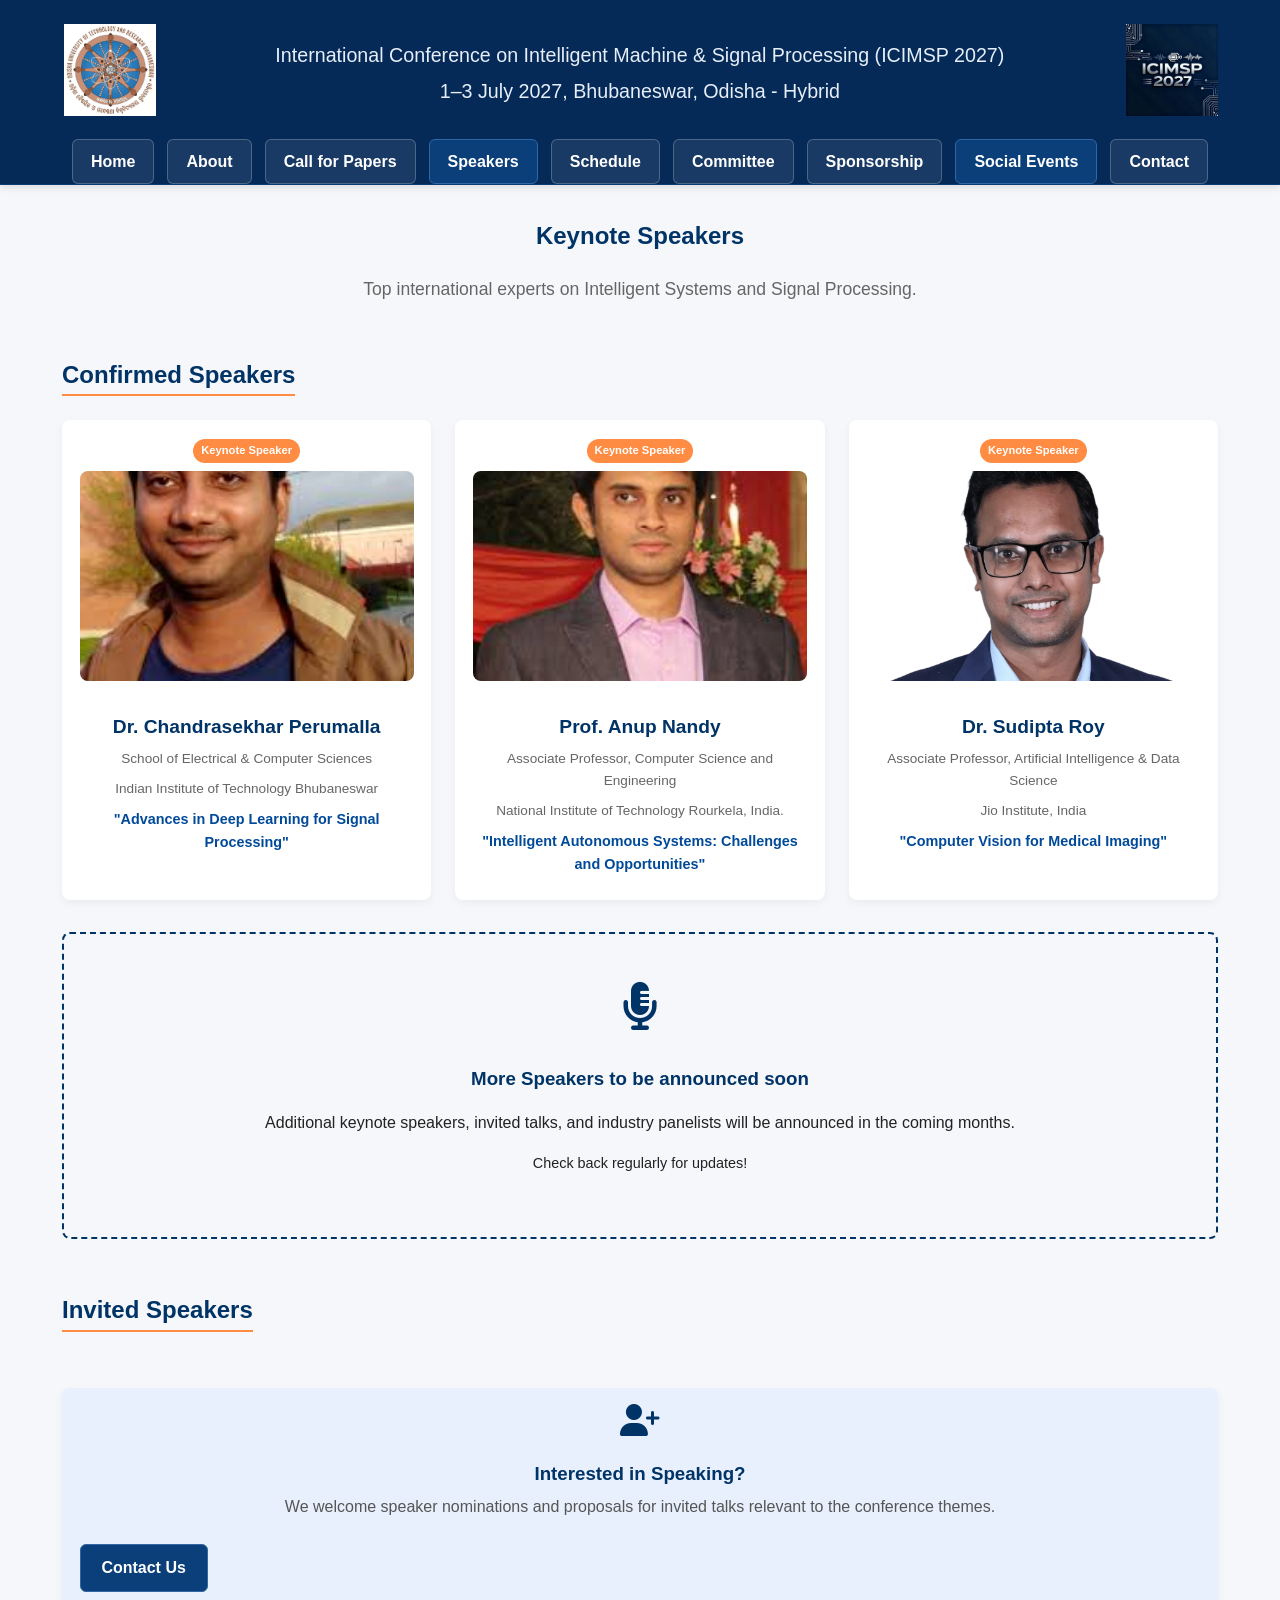
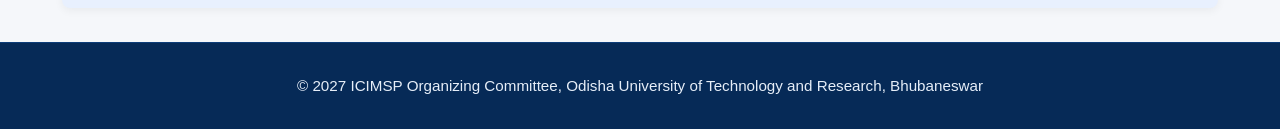
<file: speakers.html>
<!DOCTYPE html>
<html lang="en">
<head>
<meta charset="utf-8" />
<meta name="viewport" content="width=device-width, initial-scale=1" />
<title>Speakers - ICIMSP 2027</title>
<link rel="stylesheet" href="css/main.css" />
<link rel="stylesheet" href="https://cdnjs.cloudflare.com/ajax/libs/font-awesome/6.5.0/css/all.min.css" />
<style>
  /* Speakers page specific styles */
  .speaker-section {
    margin: 2rem 0;
  }
  
  .section-subtitle {
    color: #666;
    text-align: center;
    margin-bottom: 2rem;
    font-size: 1.1rem;
  }
  
  .speaker-card {
    text-align: center;
  }
  
  .speaker-card img {
    width: 100%;
    height: 250px;
    object-fit: cover;
    border-radius: 8px;
    margin-bottom: 1rem;
  }
  
  .speaker-card h3 {
    color: #003366;
    margin: 0.5rem 0 0.25rem;
    font-size: 1.2rem;
  }
  
  .speaker-card .affiliation {
    color: #666;
    font-size: 0.85rem;
    margin-bottom: 0.5rem;
  }
  
  .speaker-card .talk-title {
    font-weight: 600;
    color: #004a99;
    font-size: 0.9rem;
    margin: 0.5rem 0;
  }
  
  .speaker-card .bio {
    font-size: 0.9rem;
    color: #555;
    line-height: 1.5;
  }
  
  .coming-soon {
    background: #f5f7fa;
    border: 2px dashed #003366;
    border-radius: 8px;
    padding: 3rem;
    text-align: center;
    margin: 2rem 0;
  }
  
  .coming-soon i {
    font-size: 3rem;
    color: #003366;
    margin-bottom: 1rem;
  }
  
  .coming-soon h3 {
    color: #003366;
    margin-bottom: 0.5rem;
  }
  
  .keynote-badge {
    display: inline-block;
    background: #ff8c42;
    color: #fff;
    font-size: 0.7rem;
    padding: 3px 8px;
    border-radius: 20px;
    margin-bottom: 0.5rem;
    font-weight: 600;
  }
</style>
</head>
<body>
<header>
  <div class="header-inner">
    <div class="logo-left">
      <a href="index.html" aria-label="OUTR home">
        <img src="images/outr-logo.png" alt="OUTR Logo" class="logo-large" />
      </a>
    </div>
    <div class="header-center">
      <p>International Conference on Intelligent Machine & Signal Processing (ICIMSP 2027)</p>
      <p>1–3 July 2027, Bhubaneswar, Odisha - Hybrid</p>
    </div>
    <div class="logo-right">
      <a href="index.html" aria-label="ICIMSP 2027 home">
        <img src="images/ICIMSP.png" alt="ICIMSP 2027 Logo" class="logo-large" />
      </a>
    </div>
  </div>

  <nav aria-label="Main navigation">
    <ul class="main-nav">
      <li><a href="index.html">Home</a></li>
      <li><a href="about.html">About</a></li>
      <li><a href="call-for-papers.html">Call for Papers</a></li>
      <li><a href="speakers.html" class="active">Speakers</a></li>
      <li><a href="schedule.html">Schedule</a></li>
      <li><a href="committee.html">Committee</a></li>
      <li><a href="sponsorship.html">Sponsorship</a></li>
      <li><a href="social-events.html" class="active">Social Events</a></li>
      <li><a href="contact.html">Contact</a></li>
    </ul>
  </nav>
</header>

<main>
  <div class="container">
    <!-- Page Header -->
    <section style="text-align: center; margin: 2rem 0 1rem;">
      <h1 style="color: #003366;">Keynote Speakers</h1>
      <p class="section-subtitle">Top international experts on Intelligent Systems and Signal Processing.</p>
    </section>

    <!-- Confirmed Speakers Section -->
    <section class="speaker-section">
      <h2 style="color: #003366; border-bottom: 2px solid #ff8c42; display: inline-block; margin-bottom: 1.5rem;">Confirmed Speakers</h2>
      
      <div class="card-grid">
        <!-- Speaker 1 - Example with sample data -->
        <div class="card speaker-card">
          <span class="keynote-badge">Keynote Speaker</span>
          <img src="images/Chandrasekhar_Perumalla.jpg" onerror="this.src='https://via.placeholder.com/300x250?text=Photo+Coming+Soon'">
          <h3>Dr. Chandrasekhar Perumalla</h3>
          <p class="affiliation">School of Electrical & Computer Sciences</p> 
          <p class="affiliation">Indian Institute of Technology Bhubaneswar</p>
          <p class="talk-title">"Advances in Deep Learning for Signal Processing"</p>

        </div>

        <!-- Speaker 2 -->
        <div class="card speaker-card">
          <span class="keynote-badge">Keynote Speaker</span>
          <img src="images/Anup_Nandy.jpg"onerror="this.src='https://via.placeholder.com/300x250?text=Photo+Coming+Soon'">
          <h3>Prof. Anup Nandy</h3>
          <p class="affiliation">Associate Professor, Computer Science and Engineering </p>
          <p class="affiliation">National Institute of Technology Rourkela, India.</p>
          <p class="talk-title">"Intelligent Autonomous Systems: Challenges and Opportunities"</p>

        </div>

        <!-- Speaker 3 -->
        <div class="card speaker-card">
          <span class="keynote-badge">Keynote Speaker</span>
          <img src="images/sroy.png" onerror="this.src='https://via.placeholder.com/300x250?text=Photo+Coming+Soon'">
          <h3>Dr. Sudipta Roy</h3>
          <p class="affiliation">Associate Professor, Artificial Intelligence & Data Science
</p>
          <p class="affiliation">Jio Institute, India</p>
          <p class="talk-title">"Computer Vision for Medical Imaging"</p>

        </div>
      </div>
    </section>

    <!-- More Speakers Coming Soon -->
    <section class="speaker-section">
      <div class="coming-soon">
        <i class="fas fa-microphone-alt"></i>
        <h3>More Speakers to be announced soon</h3>
        <p>Additional keynote speakers, invited talks, and industry panelists will be announced in the coming months.</p>
        <p style="margin-top: 1rem; font-size: 0.9rem;">Check back regularly for updates!</p>
      </div>
    </section>

    <!-- Invited Speakers Section -->
    <section class="speaker-section">
      <h2 style="color: #003366; border-bottom: 2px solid #ff8c42; display: inline-block; margin-bottom: 1.5rem;">Invited Speakers</h2>
  






    <!-- Call for Speaker Nominations -->
    <section class="card" style="background: #e8f0fe; margin: 2rem 0; text-align: center;">
      <i class="fas fa-user-plus" style="font-size: 2rem; color: #003366; margin-bottom: 1rem;"></i>
      <h3 style="color: #003366;">Interested in Speaking?</h3>
      <p>We welcome speaker nominations and proposals for invited talks relevant to the conference themes.</p>

        <div class="hero-buttons">

          <a href="contact.html" class="btn secondary">Contact Us</a>
        </div>
    </section>
  </div>
</main>

<footer>
  <p>&copy; 2027 ICIMSP Organizing Committee, Odisha University of Technology and Research, Bhubaneswar</p>
</footer>
</body>
</html>
</file>
<file: css/main.css>
/* ========================================================
   ICIMSP 2027 - Conference Website Responsive CSS
======================================================== */

/* ---------- Reset & Base Styles ---------- */
*,
*::before,
*::after { box-sizing: border-box; }

html, body {
  height: 100%;
  margin: 0;
  font-family: -apple-system, BlinkMacSystemFont, "Segoe UI", Roboto, "Helvetica Neue", Arial, sans-serif;
  background: #f5f7fa;
  color: #222;
  line-height: 1.6;
  font-size: 16px;
}

/* Full width containers for main sections */
body > header, .hero, body > footer {
  width: 100vw;
  margin-left: calc(-50vw + 50%);
  margin-right: calc(-50vw + 50%);
}

/* ---------- Utility Container ---------- */
.container {
  width: 100%;
  max-width: 1200px;
  margin: 0 auto;
  padding: 0 22px;
  box-sizing: border-box;
}

/* ---------- Header & Navigation ---------- */
header {
  background: #062a57;
  color: #ffffff;
  padding: 24px 0 0 0;
  border-bottom: 1px solid #0d3d79;
  box-shadow: 0 2px 8px rgba(0,0,0,0.12);
  text-align: center;
}
.header-inner {
  display: flex;
  justify-content: space-between;
  align-items: center;
  flex-wrap: wrap;
  max-width: 1200px;
  margin: 0 auto;
  padding: 0 22px;
}
.logo-left img.logo-large { height: 92px; margin-left: 2px; }
.logo-right img.logo-large { height: 92px; margin-left: 2px; }
.header-center { flex: 2 1 340px; min-width: 330px; padding: 8px 0; }
.header-center h1 {
  margin: 0 0 2px 0;
  font-size: 2.1rem;
  font-weight: 700;
  letter-spacing: 1.2px;
  color: #ffffff;
}
.header-center p {
  font-size: 1.23rem;
  font-weight: 500;
  margin: 4px 0;
  opacity: 1;
  color: #e6eef8;
}
/* Normalize home header inline font override */
.header-center p:first-child {
  font-size: 1.23rem !important;
  font-weight: 500 !important;
}

/* ---------- Navigation Menu ---------- */
nav[aria-label="Main navigation"] { margin-top: 15px; }
.main-nav {
  display: flex;
  justify-content: center;
  list-style: none;
  gap: 13px;
  margin: 0;
  padding: 0;
  flex-wrap: wrap;
}
.main-nav a {
  color: #ffffff;
  background: rgba(255,255,255,0.08);
  text-decoration: none;
  font-weight: 600;
  padding: 9px 18px;
  border-radius: 6px;
  display: inline-block;
  border: 1px solid rgba(255,255,255,0.22);
  transition: background 0.2s, color 0.2s, border-color 0.2s;
}
.main-nav a.active, .main-nav a:hover, .main-nav a:focus {
  background: #0b3f7a;
  color: #ffffff;
  border-color: #2f66a4;
  outline: none;
}

/* ---------- Dropdown / Submenu Styles (for Committee menu) ---------- */
/* Mark dropdown parent */
.main-nav .dropdown { position: relative; }

/* Add caret indicator for dropdown parents */
.main-nav .dropdown > a::after {
  content: " ▼";
  font-size: 0.9em;
  margin-left: 0.25rem;
}

/* Submenu container */
.main-nav .submenu {
  display: none;
  position: absolute;
  left: 0;
  top: calc(100% + 0.2rem);
  background: #ffffff;
  border: 1px solid #ddd;
  list-style: none;
  padding: 0.25rem 0;
  min-width: 220px;
  box-shadow: 0 6px 18px rgba(0,0,0,0.06);
  z-index: 10;
  border-radius: 6px;
}

/* Submenu items */
.main-nav .submenu li { margin: 0; }
.main-nav .submenu li a {
  display: block;
  padding: 0.45rem 0.8rem;
  white-space: nowrap;
  color: #003366;
  font-weight: 600;
  background: transparent;
  text-decoration: none;
}

/* Hover / focus states for submenu links */
.main-nav .submenu li a:hover,
.main-nav .submenu li a:focus {
  background: #f1f7ff;
  outline: none;
}

/* Show submenu on hover/focus for desktop */
.main-nav .dropdown:hover .submenu,
.main-nav .dropdown:focus-within .submenu {
  display: block;
}

/* Ensure keyboard users can see focus */
.main-nav .dropdown:focus-within > a {
  background: #0b3f7a;
  color: #ffffff;
  border-color: #2f66a4;
}

/* Mobile / narrow screens: let submenu flow in-document */
@media (max-width: 700px) {
  .main-nav { flex-direction: column; align-items: stretch; }
  .main-nav .submenu {
    position: static;
    border: none;
    box-shadow: none;
    display: none; /* keep collapsed by default on small screen */
    padding-left: 1rem;
  }
  /* Simple reveal when parent has .open (JS can toggle this), fallback for keyboard: show on focus-within */
  .main-nav .dropdown.open .submenu,
  .main-nav .dropdown:focus-within .submenu {
    display: block;
  }
  /* make submenu links match nav style on mobile */
  .main-nav .submenu li a {
    color: #ffffff;
    padding-left: 1.6rem;
    background: rgba(255,255,255,0.08);
    border: 1px solid rgba(255,255,255,0.22);
    font-weight: 600;
  }
  .main-nav .submenu li a:hover,
  .main-nav .submenu li a:focus {
    background: #0b3f7a;
  }
}

/* ---------- Hero Section ---------- */
.hero {
  background: #e1eaf8;
  padding: 44px 0 38px 0;
}
.hero .container {
  display: flex;
  flex-wrap: wrap;
  gap: 28px;
  align-items: center;
  justify-content: space-between;
}
.hero-text { flex: 1 1 410px; min-width: 300px; }
.hero-text h2 {
  font-size: 2.22rem;
  color: #003366;
  margin: 0 0 14px 0;
  font-weight: 700;
}
.hero-text p { font-size: 1.10rem; color: #444; margin-bottom: 0.9rem; }
.hero-buttons { display: flex; gap: 15px; margin-top: 10px; }
.btn {
  background: #003366;
  color: #fff;
  border: none;
  border-radius: 6px;
  padding: 0.65rem 1.3rem;
  font-weight: 600;
  font-size: 1rem;
  cursor: pointer;
  text-align: center;
  text-decoration: none;
  transition: background 0.2s;
}
.btn.secondary { background: #fff; color: #003366; border: 2px solid #003366; }
.btn.tertiary { background: transparent; color: #003366; border: none; text-decoration: underline; font-size: 1rem; padding: 0.56rem 1rem; }

/* ---------- Hero Image ---------- */
.hero-image {
  flex: 1 1 250px;
  min-width: 200px;
  display: flex;
  align-items: center;
  justify-content: center;
}
.hero-image img {
  max-width: 340px;
  border-radius: 9px;
  box-shadow: 0 6px 18px rgba(0,0,0,0.09);
  background: #fff;
  padding: 0;
}

/* ---------- Section Grids ---------- */
.grid-two-columns, .key-dates .container {
  display: grid;
  grid-template-columns: repeat(auto-fit, minmax(260px, 1fr));
  gap: 29px;
}
.grid-three-cards {
  display: grid;
  grid-template-columns: repeat(auto-fit, minmax(210px, 1fr));
  gap: 24px;
  margin-top: 26px;
}
.grid-four-cards {
  display: grid;
  grid-template-columns: repeat(auto-fit, minmax(170px, 1fr));
  gap: 17px;
  margin: 1.4rem 0;
}

/* ---------- Cards & Info Blocks ---------- */
.card, .info-card {
  background: #fff;
  border-radius: 8px;
  padding: 1rem 1.1rem;
  box-shadow: 0 3px 8px rgba(0,0,0,0.05);
  text-align: center;
}
.info-card i { font-size: 2rem; color: #003366; margin-bottom: 0.5rem; }
.card h3, .info-card h3 { margin: 0.45rem 0 0.34rem 0; color: #003366; font-weight: 700; }
.card p, .info-card p { margin: 0.32rem 0 0.32rem 0; font-size: 1rem; color: #555; }
.card a { color: #003366; font-weight: 600; text-decoration: none; margin-top: 14px; display: inline-block; transition: color 0.2s; }
.card a:hover, .card a:focus { text-decoration: underline; outline: none; }

/* ---------- Schedule Table ---------- */
.schedule-table {
  width: 100%;
  border-collapse: collapse;
  margin-top: 10px;
}
.schedule-table th, .schedule-table td {
  padding: 8px 10px;
  border-bottom: 1px solid #eee;
  vertical-align: top;
  text-align: left;
}
.schedule-table th { background: #f7fafc; color: #003057; font-weight: 700; }

/* ---------- Schedule Tabs ---------- */
.schedule-controls {
  display: flex;
  gap: 13px;
  align-items: center;
  flex-wrap: wrap;
  margin-bottom: 11px;
}
.tab-btn {
  background: #fff;
  border: 1px solid #d7dbe0;
  padding: 7px 14px;
  border-radius: 8px;
  cursor: pointer;
  font-weight: 600;
  transition: background 0.2s, border-color 0.2s;
}
.tab-btn[aria-selected="true"] {
  background: #003366;
  color: #fff;
  border-color: #003366;
}

/* ---------- About Page Layout ---------- */
.about-layout {
  display: grid;
  grid-template-columns: 155px 1fr;
  gap: 15px;
  margin: 1.3rem 0;
  align-items: start;
}
@media (max-width: 700px) {
  .about-layout { grid-template-columns: 1fr; gap: 12px; }
}
.about-aside {
  background: #fff;
  border-radius: 8px;
  box-shadow: 0 2px 7px rgba(0,0,0,0.07);
  padding: 0.55rem 0.36rem;
  text-align: center;
}
.about-aside img {
  width: 68px;
  height: auto;
  border-radius: 8px;
  margin-bottom: 0.5rem;
  box-shadow: 0 1px 4px rgba(0,0,0,0.06);
}
.quick-facts h3 { font-size: 1.05rem; margin-bottom: 0.43rem; }
.quick-facts ul {
  list-style-type: none;
  padding: 0;
  margin: 0;
}
.quick-facts ul li { margin: 0.05em 0; font-size: 0.96rem; }
.about-aside figure img {
  width: 100%;
  border-radius: 8px;
  margin-bottom: 0.46rem;
}
.about-aside figcaption {
  font-size: 0.81rem;
  color: #555;
  margin-bottom: 0.33rem;
}
.about-main section, .about-main h2, .about-main h3 {
  margin-bottom: 0.8rem;
}
.conference-topics { margin-top: 0.95rem; }

/* ---------- Forms ---------- */
form { display: flex; flex-direction: column; gap: 1rem; }
label { font-weight: 600; }
input[type="text"], input[type="email"], textarea {
  font-size: 1rem; padding: 7px 10px; border: 1px solid #bbb; border-radius: 6px; resize: vertical;
}
textarea { min-height: 90px; }
input[type="text"]:focus, input[type="email"]:focus, textarea:focus {
  outline: none; border-color: #003366; box-shadow: 0 0 5px rgba(0,51,102,0.21);
}
button[type="submit"] { max-width: 160px; cursor: pointer; }

/* ---------- Footer ---------- */
footer {
  text-align: center;
  padding: 1rem 7px;
  font-size: 0.95rem;
  color: #e6eef8;
  background: #062a57;
  border-top: 1px solid #0d3d79;
  margin-top: 2.1rem;
}

/* ---------- Responsive Adjustments ---------- */
@media (max-width: 1250px) {
  .header-inner, .container { padding-left: 8px; padding-right: 8px; }
  .about-layout { grid-template-columns: 1fr; }
}
@media (max-width: 760px) {
  .header-inner { flex-direction: column; text-align: center; gap: 11px; }
  .hero .container { flex-direction: column; align-items: stretch; gap: 14px; }
  .main-nav { gap: 5px; }
  .about-layout, .grid-two-columns, .grid-three-cards, .grid-four-cards {
    grid-template-columns: 1fr; gap: 12px;
  }
}
@media (max-width: 480px) {
  .main-nav a { padding: 5px 7px; font-size: 0.89rem; }
  .header-center h1 { font-size: 1.09rem; }
}

/* ---------- committee-grid ---------- */

.committee-grid {
  display: grid;
  grid-template-columns: repeat(3, 1fr);
  gap: 28px;
  margin: 2rem 0;
}
.committee-col ul {
  margin: 0 0 2rem 0;
  padding-left: 1.2em;
}
.committee-col h2 {
  font-size: 1.07rem;
  color: #004a99;
  margin: 1.2em 0 0.5em 0;
}
@media (max-width: 900px) {
  .committee-grid {
    grid-template-columns: 1fr;
    gap: 20px;
  }
}

/* ---------- contact-grid  ---------- */
.contact-grid {
  display: grid;
  grid-template-columns: repeat(3, 1fr);
  gap: 28px;
  margin: 2rem 0;
}
.contact-col {
  background: #fff;
  border-radius: 8px;
  padding: 1.2rem 1rem;
  box-shadow: 0 2px 10px rgba(0,0,0,0.05);
}

.contact-col ul {
  padding-left: 1em;
  margin-bottom: 1.2rem;
}
.contact-col h2 {
  font-size: 1.1rem;
  color: #003366;
  margin: 1.2em 0 0.7em 0;
}
@media (max-width: 900px) {
  .contact-grid { grid-template-columns: 1fr; gap: 16px; }
}
.map-responsive iframe {
  width: 100%;
  min-height: 160px;
  border: 0;
  border-radius: 8px;
}


 /* ---------- speaker grid ---------- */
.card-grid {
  display: grid;
  grid-template-columns: repeat(3, 1fr);
  gap: 24px;
}
@media (max-width: 900px) {
  .card-grid { grid-template-columns: 1fr; gap: 18px; }
}
.card img {
  width: 100%;
  max-height: 210px;
  object-fit: cover;
  border-radius: 8px;
}

/* ---------- Conference Tracks grid ---------- */
.cfp-grid {
  display: grid;
  grid-template-columns: repeat(3, 1fr);
  gap: 28px;
  margin-bottom: 2.3rem;
}
.cfp-col {
  min-width: 0;
  background: #fff;
  border-radius: 8px;
  padding: 0.9rem 0.7rem;
  box-shadow: 0 2px 8px rgba(0,0,0,0.05);
}
.cfp-col .card, .cfp-col .form-card {
  margin-bottom: 18px;
}
.cfp-col details {
  margin-bottom: 9px;
}
@media (max-width: 900px) {
  .cfp-grid { grid-template-columns: 1fr; gap: 20px; }
}
/* Committee photo cards */
.committee-card {
  display: flex;
  align-items: flex-start;
  gap: 14px;
  margin-bottom: 14px;
}

.committee-card img {
  width: 85px;
  height: 95px;
  object-fit: cover;
  border-radius: 6px;
  background: #ddd;
}

.committee-card .info {
  flex: 1;
  font-size: 0.97rem;
}

.committee-card .info strong {
  color: #003366;
  font-size: 1rem;
}

/* ---------- Home consistency overrides ---------- */
.hero {
  background: #edf3fa;
}
.hero-text h2 {
  color: #0a2f5d;
}
.hero-buttons .btn.secondary,
.hero-buttons .btn.tertiary {
  border: 1px solid #2f66a4;
  background: #0b3f7a;
  color: #ffffff;
  text-decoration: none;
}
.info-card-custom {
  border-radius: 8px !important;
  box-shadow: 0 3px 8px rgba(0,0,0,0.05) !important;
}
.info-card-custom h2 {
  color: #0a2f5d !important;
  border-bottom: 2px solid #2f66a4 !important;
}
.countdown-container {
  background: linear-gradient(135deg, #0a2f5d, #0b3f7a) !important;
}

/* ---------- Committee page layout fix ---------- */
.committee-hero {
  background: #edf3fa;
  border: 1px solid #d4e1ef;
  border-radius: 8px;
  padding: 1rem 1.2rem;
  margin: 1rem 0 1.6rem;
  text-align: center;
  color: #0a2f5d;
}
.section-title {
  color: #0a2f5d;
  margin: 1.8rem 0 1rem;
}
.grid-3cols {
  display: grid;
  grid-template-columns: repeat(3, minmax(0, 1fr));
  gap: 1rem;
  align-items: start;
  margin-bottom: 1rem;
}
.grid-2cols {
  display: grid;
  grid-template-columns: repeat(2, minmax(0, 1fr));
  gap: 1rem;
  align-items: start;
}
.committee-card-item,
.advisory-card {
  background: #ffffff;
  border: 1px solid #dbe6f2;
  border-radius: 8px;
  box-shadow: 0 3px 8px rgba(0,0,0,0.05);
  overflow: hidden;
}
.committee-card-header,
.advisory-card-header {
  background: #f2f7fd;
  border-bottom: 1px solid #dbe6f2;
  padding: 0.7rem 0.9rem;
}
.committee-card-header h2,
.advisory-card-header h3 {
  margin: 0;
  font-size: 1rem;
  color: #0a2f5d;
}
.committee-card-body,
.advisory-card-body {
  padding: 0.85rem 0.95rem;
}
.committee-list {
  margin: 0;
  padding-left: 1.2rem;
}
.committee-list li {
  margin-bottom: 0.42rem;
}
.person-card {
  display: grid;
  grid-template-columns: 78px 1fr;
  gap: 0.65rem;
  align-items: start;
  margin-bottom: 0.65rem;
}
.person-photo {
  width: 75px;
  height: 85px;
  object-fit: cover;
  border-radius: 6px;
  background: #dde6f0;
}
.person-info {
  font-size: 0.95rem;
  line-height: 1.45;
}
.update-note,
.footer-note {
  background: #edf3fa;
  border: 1px solid #d4e1ef;
  color: #2c4560;
  border-radius: 8px;
  padding: 0.7rem 0.9rem;
  margin-top: 0.8rem;
}
@media (max-width: 1024px) {
  .grid-3cols {
    grid-template-columns: repeat(2, minmax(0, 1fr));
  }
}
@media (max-width: 760px) {
  .grid-3cols,
  .grid-2cols {
    grid-template-columns: 1fr;
  }
}
</file>
<file: css/flyer.css>
:root {
  --ink: #1f2a44;
  --accent: #0d7a8a;
  --accent-soft: #e6f6f8;
  --paper: #f8fbff;
  --line: #c9d8eb;
}

* {
  box-sizing: border-box;
}

body {
  margin: 0;
  font-family: "Trebuchet MS", "Segoe UI", sans-serif;
  color: var(--ink);
  background:
    radial-gradient(circle at 15% 10%, #eaf5ff 0%, transparent 45%),
    radial-gradient(circle at 85% 90%, #d6f2ee 0%, transparent 40%),
    #f1f6fb;
}

.flyer-wrap {
  max-width: 940px;
  margin: 2rem auto;
  padding: 0 1rem;
}

.flyer {
  background: var(--paper);
  border: 1px solid var(--line);
  border-radius: 10px;
  overflow: hidden;
  box-shadow: 0 16px 35px rgba(31, 42, 68, 0.14);
}

.flyer-head {
  padding: 1.5rem 1.5rem 1rem;
  border-bottom: 1px solid var(--line);
  background: linear-gradient(125deg, #ffffff, #edf5ff);
}

.tag {
  display: inline-block;
  padding: 0.3rem 0.75rem;
  border-radius: 999px;
  background: var(--accent-soft);
  color: var(--accent);
  font-weight: 700;
  letter-spacing: 0.2px;
  margin-bottom: 0.75rem;
}

h1 {
  margin: 0.2rem 0 0.6rem;
  font-size: clamp(1.6rem, 4vw, 2.4rem);
  line-height: 1.15;
}

.subline {
  margin: 0;
  font-weight: 600;
}

.flyer-grid {
  display: grid;
  gap: 1rem;
  padding: 1.25rem;
  grid-template-columns: repeat(2, minmax(0, 1fr));
}

.panel {
  border: 1px solid var(--line);
  border-radius: 8px;
  background: #fff;
  padding: 1rem;
}

.panel h2 {
  margin: 0 0 0.6rem;
  font-size: 1.08rem;
}

ul {
  margin: 0;
  padding-left: 1.1rem;
}

li {
  margin-bottom: 0.4rem;
}

.dates p {
  margin: 0.32rem 0;
}

.actions {
  padding: 0 1.25rem 1.4rem;
  display: flex;
  gap: 0.7rem;
  flex-wrap: wrap;
}

.btn {
  text-decoration: none;
  padding: 0.64rem 1.1rem;
  border-radius: 6px;
  font-weight: 700;
  border: 1px solid transparent;
}

.btn-primary {
  background: var(--accent);
  color: #fff;
}

.btn-primary:hover {
  background: #096674;
}

.btn-secondary {
  color: var(--ink);
  border-color: var(--line);
  background: #fff;
}

.btn-secondary:hover {
  background: #f4f8ff;
}

@media (max-width: 760px) {
  .flyer-grid {
    grid-template-columns: 1fr;
  }
}
</file>
